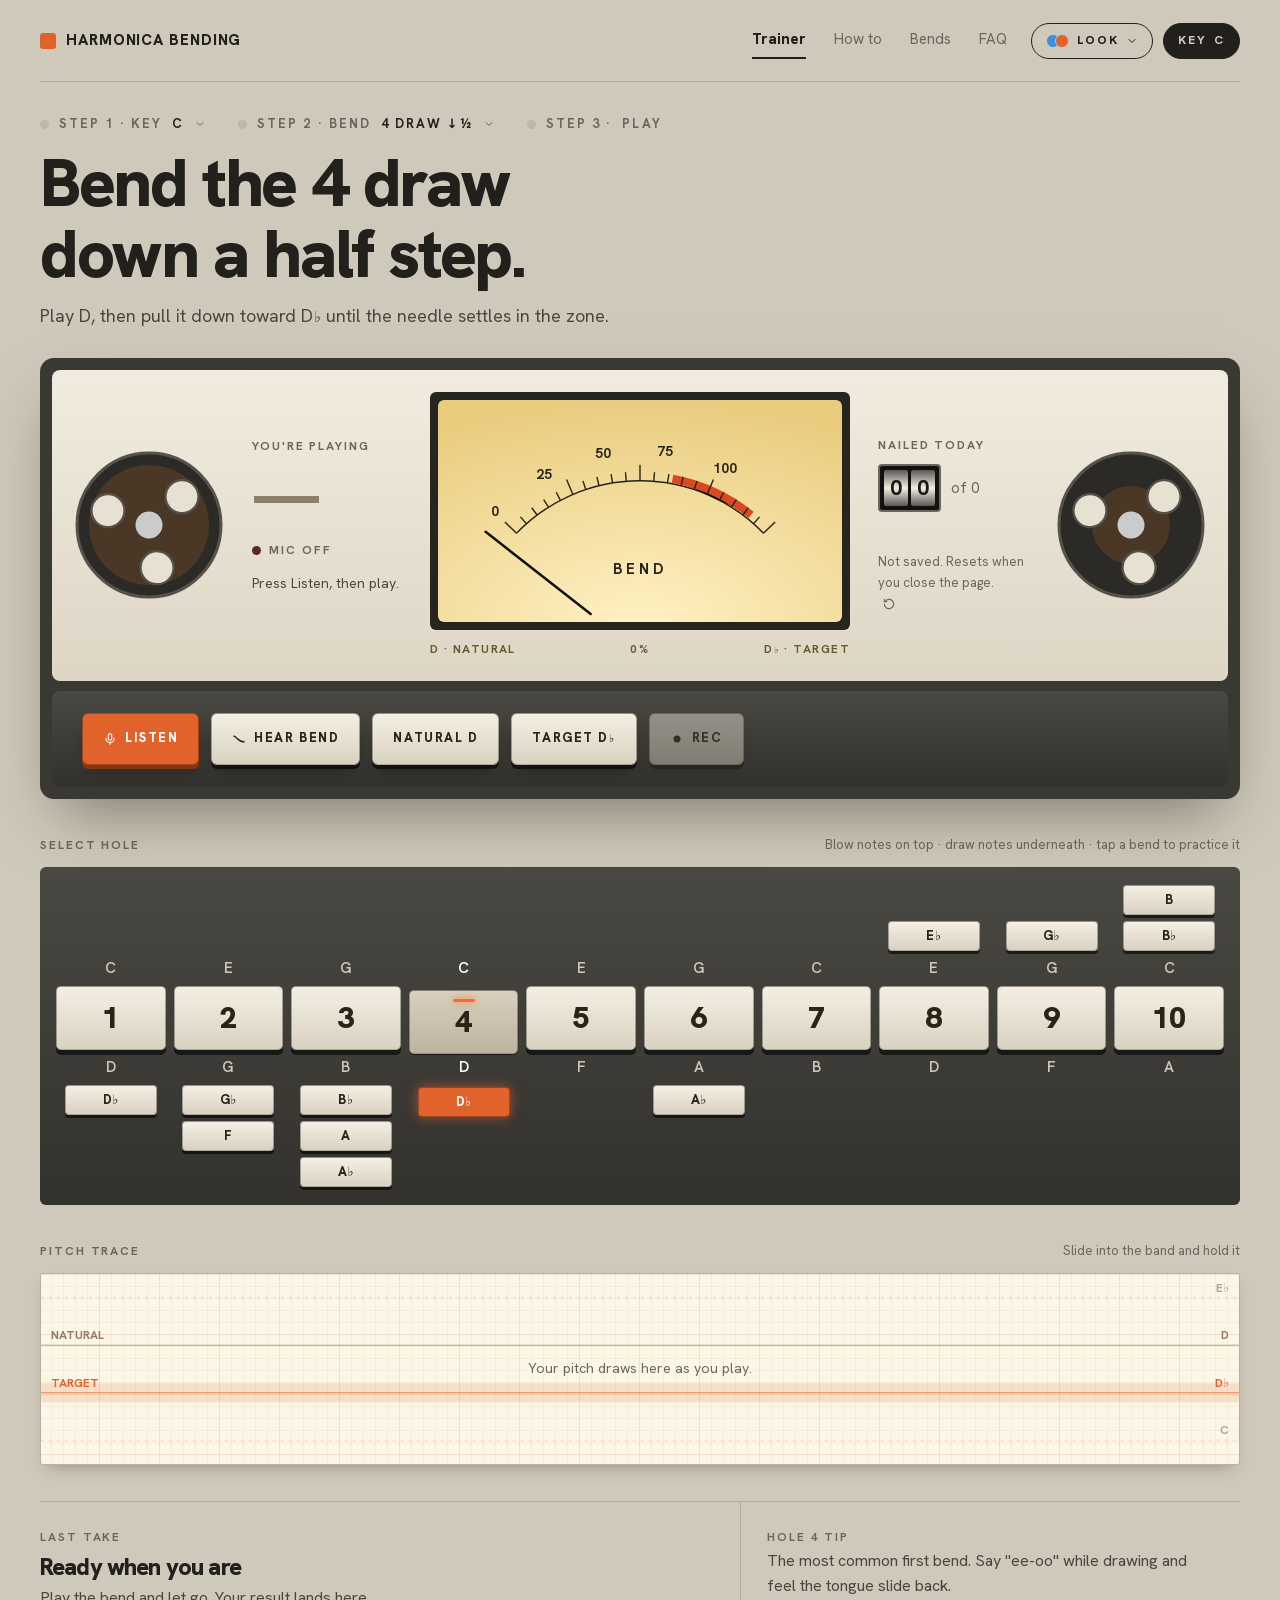
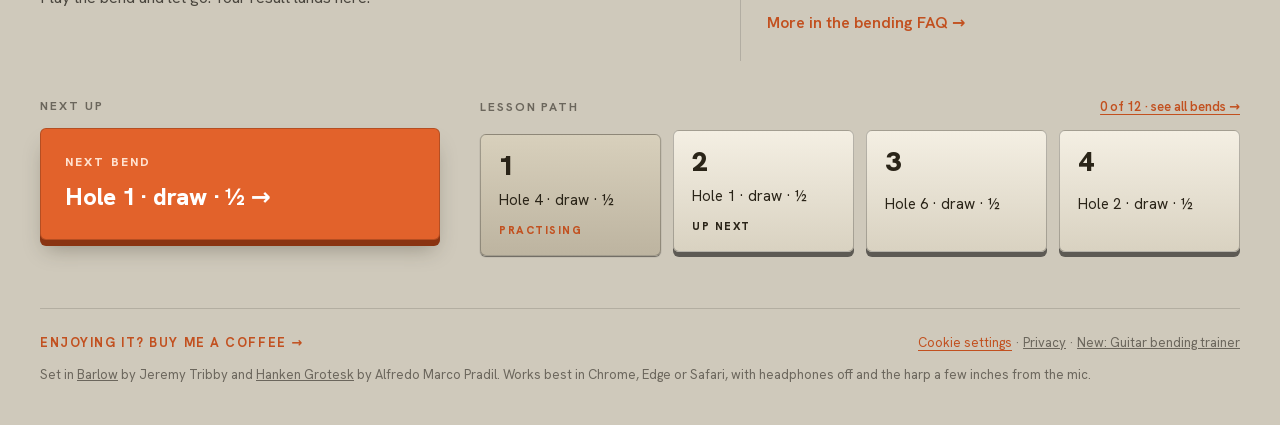
<file: index.html>
<!doctype html>
<html lang="en">
<head>
  <meta charset="utf-8">
  <meta name="viewport" content="width=device-width, initial-scale=1, viewport-fit=cover">
  <!-- Google tag (gtag.js) with Consent Mode v2: analytics stays off in the EEA, UK and
       Switzerland until the visitor allows it (banner in js/consent.js). Ads are never used. -->
  <script>
    window.dataLayer = window.dataLayer || [];
    function gtag(){dataLayer.push(arguments);}
    gtag('consent', 'default', {
      ad_storage: 'denied', ad_user_data: 'denied', ad_personalization: 'denied', analytics_storage: 'denied',
      region: ['AT','BE','BG','HR','CY','CZ','DK','EE','FI','FR','DE','GR','HU','IE','IT','LV','LT','LU','MT','NL',
               'PL','PT','RO','SK','SI','ES','SE','IS','LI','NO','GB','CH']
    });
    gtag('consent', 'default', {
      ad_storage: 'denied', ad_user_data: 'denied', ad_personalization: 'denied', analytics_storage: 'granted'
    });
    try {
      var choice = JSON.parse(localStorage.getItem('hs.consent'));
      if (choice) gtag('consent', 'update', { analytics_storage: choice });
    } catch (e) { /* storage unavailable */ }
    gtag('js', new Date());
    gtag('config', 'G-1V1MS5JSF1');
  </script>
  <script async src="https://www.googletagmanager.com/gtag/js?id=G-1V1MS5JSF1"></script>
  <script src="js/consent.js" defer></script>
  <script src="js/pwa.js" defer></script>
  <title>Harmonica Bending Trainer · Free Online Bend Tuner</title>
  <meta name="description" content="Free online harmonica bending trainer. Pick your key and a bend, play into your mic, and get live pitch feedback and coaching. No download or sign-up.">
  <link rel="canonical" href="https://harmonicabending.com/">
  <meta property="og:type" content="website">
  <meta property="og:site_name" content="Harmonica Bending">
  <meta property="og:title" content="Harmonica Bending Trainer · Free Online Bend Tuner">
  <meta property="og:description" content="Pick your key and a bend, play into your mic, and see exactly how far your note bent, with coaching after every attempt.">
  <meta property="og:url" content="https://harmonicabending.com/">
  <meta name="twitter:card" content="summary">
  <meta name="twitter:title" content="Harmonica Bending Trainer · Free Online Bend Tuner">
  <meta name="twitter:description" content="Pick your key and a bend, play into your mic, and see exactly how far your note bent, with coaching after every attempt.">
  <script type="application/ld+json">
  {
    "@context": "https://schema.org",
    "@graph": [
      {
        "@type": "WebSite",
        "@id": "https://harmonicabending.com/#website",
        "url": "https://harmonicabending.com/",
        "name": "Harmonica Bending",
        "description": "A free online harmonica bending trainer and bending FAQ for the 10-hole diatonic harmonica.",
        "inLanguage": "en"
      },
      {
        "@type": "WebPage",
        "@id": "https://harmonicabending.com/#webpage",
        "url": "https://harmonicabending.com/",
        "name": "Harmonica Bending Trainer · Free Online Bend Tuner",
        "isPartOf": { "@id": "https://harmonicabending.com/#website" },
        "mainEntity": { "@id": "https://harmonicabending.com/#app" },
        "inLanguage": "en"
      },
      {
        "@type": "WebApplication",
        "@id": "https://harmonicabending.com/#app",
        "name": "Harmonica Bending Trainer",
        "url": "https://harmonicabending.com/",
        "description": "A free, browser-based trainer for learning to bend notes on the 10-hole diatonic harmonica. It listens through your microphone, shows how far your note has bent on a needle meter and a live pitch trace, and gives specific coaching after every attempt.",
        "applicationCategory": "MusicApplication",
        "applicationSubCategory": "Music education",
        "operatingSystem": "Any (runs in a web browser)",
        "browserRequirements": "Requires a microphone and a modern browser such as Chrome, Edge or Safari.",
        "isAccessibleForFree": true,
        "offers": { "@type": "Offer", "price": "0", "priceCurrency": "USD" },
        "inLanguage": "en",
        "audience": { "@type": "Audience", "audienceType": "Beginner and intermediate harmonica players" },
        "featureList": [
          "Live pitch detection from your microphone",
          "Bend-depth needle meter and pitch trace with a target band",
          "Coaching feedback after every attempt",
          "All 12 keys plus Low D, Low E, Low F, Low G and High G",
          "Every draw bend and blow bend, plus overblows and overdraws",
          "Reference tones for the natural note, the target note and the slide between them",
          "Record a take and compare it with the target",
          "Two looks: Hi-fi (a '60s amp) and Tape (a '70s reel-to-reel)",
          "No download, no account; audio never leaves your device"
        ],
        "isPartOf": { "@id": "https://harmonicabending.com/#website" }
      }
    ]
  }
  </script>
  <meta name="theme-color" content="#cfc9bb" media="(prefers-color-scheme: light)">
  <meta name="theme-color" content="#0b0c0e" media="(prefers-color-scheme: dark)">
  <link rel="icon" href="favicon.svg" type="image/svg+xml">
  <link rel="manifest" href="manifest.webmanifest">
  <link rel="apple-touch-icon" href="apple-touch-icon.png">
  <meta name="apple-mobile-web-app-title" content="Bend Trainer">
  <meta name="mobile-web-app-capable" content="yes">
  <meta name="apple-mobile-web-app-capable" content="yes">
  <script src="js/look.js"></script>
  <link rel="preload" href="fonts/hanken-grotesk-latin.woff2" as="font" type="font/woff2" crossorigin>
  <link rel="preload" href="fonts/barlow-400-latin.woff2" as="font" type="font/woff2" crossorigin>
  <link rel="stylesheet" href="css/gear.css">
</head>
<body>
  <svg width="0" height="0" style="position:absolute" aria-hidden="true">
    <symbol id="i-mic" viewBox="0 0 24 24"><g fill="none" stroke="currentColor" stroke-width="2" stroke-linecap="round"><rect x="9" y="3" width="6" height="11" rx="3"/><path d="M5 11a7 7 0 0 0 14 0M12 18v3"/></g></symbol>
    <symbol id="i-stop" viewBox="0 0 24 24"><rect x="7" y="7" width="10" height="10" rx="2" fill="currentColor"/></symbol>
    <symbol id="i-play" viewBox="0 0 24 24"><path d="M8 5v14l11-7z" fill="currentColor"/></symbol>
    <symbol id="i-slide" viewBox="0 0 24 24"><path d="M3 7c5 0 7 10 18 10" fill="none" stroke="currentColor" stroke-width="2.4" stroke-linecap="round"/></symbol>
    <symbol id="i-rec" viewBox="0 0 24 24"><circle cx="12" cy="12" r="6" fill="currentColor"/></symbol>
    <symbol id="i-read" viewBox="0 0 24 24"><path d="M5 4h10a4 4 0 0 1 4 4v12H9a4 4 0 0 1-4-4z M5 16a4 4 0 0 1 4-4h10" fill="none" stroke="currentColor" stroke-width="2" stroke-linejoin="round"/></symbol>
    <symbol id="i-reset" viewBox="0 0 24 24"><g fill="none" stroke="currentColor" stroke-width="2" stroke-linecap="round" stroke-linejoin="round"><path d="M4 12a8 8 0 1 0 2.4-5.7"/><path d="M4 4v4h4"/></g></symbol>
    <symbol id="i-chev" viewBox="0 0 24 24"><path d="m6 9 6 6 6-6" fill="none" stroke="currentColor" stroke-width="2" stroke-linecap="round" stroke-linejoin="round"/></symbol>
    <symbol id="i-arrow" viewBox="0 0 24 24"><path d="M5 12h14M13 6l6 6-6 6" fill="none" stroke="currentColor" stroke-width="2.2" stroke-linecap="round" stroke-linejoin="round"/></symbol>
    <symbol id="i-share" viewBox="0 0 24 24"><g fill="none" stroke="currentColor" stroke-width="2" stroke-linecap="round" stroke-linejoin="round"><path d="M12 15V3M8 7l4-4 4 4"/><path d="M6 11H5a1 1 0 0 0-1 1v8a1 1 0 0 0 1 1h14a1 1 0 0 0 1-1v-8a1 1 0 0 0-1-1h-1"/></g></symbol>
  </svg>

  <div class="wrap">
    <header class="hdr">
      <a class="brand" href="index.html"><span class="brand-mark" aria-hidden="true"></span>Harmonica Bending</a>
      <nav class="nav" aria-label="Site">
        <a href="index.html" aria-current="page">Trainer</a>
        <a href="how-to.html">How to</a>
        <a href="index.html#holeMap">Bends</a>
        <a href="faq.html">FAQ</a>
      </nav>
      <div class="hdr-actions">
        <div class="look-pick">
          <button type="button" class="chip-btn look-btn" id="lookBtn" aria-expanded="false" aria-controls="lookPanel" aria-label="Choose a look"><span class="swatch" aria-hidden="true"><i class="hifi"></i><i class="tape"></i></span><span class="look-lbl">Look</span><svg aria-hidden="true"><use href="#i-chev"/></svg></button>
          <div class="look-panel" id="lookPanel" role="dialog" aria-label="Choose a look" hidden>
            <h2>Choose a look</h2>
            <p>Same trainer, different gear. Saved on this device.</p>
            <div class="tiles">
              <button type="button" class="tile" data-look-set="hifi" aria-pressed="false"><span class="prev prev-hifi" aria-hidden="true"></span><b>Hi-fi</b><span>’60s amp. Black glass, blue meter, green lamps.</span></button>
              <button type="button" class="tile" data-look-set="tape" aria-pressed="false"><span class="prev prev-tape" aria-hidden="true"></span><b>Tape</b><span>’70s reel-to-reel. Cream panels, orange keys.</span></button>
            </div>
            <p class="look-note">Starts on Hi-fi in dark mode and Tape in light mode.</p>
            <button type="button" class="gkey primary look-done" data-look-close>Done</button>
          </div>
        </div>
        <button type="button" class="chip-btn solid" id="keyChip" aria-controls="keySheet">Key <span id="keyChipVal">C</span></button>
      </div>
    </header>

    <main>
      <nav class="steps" aria-label="Setup">
        <button type="button" class="step" id="stepKey" aria-expanded="false" aria-controls="keySheet"><span class="lamp" aria-hidden="true"></span>Step 1 · Key <em id="stepKeyVal">C</em><svg class="chev" aria-hidden="true"><use href="#i-chev"/></svg></button>
        <button type="button" class="step" id="stepBend" aria-expanded="false" aria-controls="bendSheet"><span class="lamp" aria-hidden="true"></span>Step 2 · Bend <em id="stepBendVal">4 draw</em><svg class="chev" aria-hidden="true"><use href="#i-chev"/></svg></button>
        <button type="button" class="step" id="stepPlay"><span class="lamp" aria-hidden="true"></span>Step 3 · <span id="stepPlayVal">Play</span></button>
      </nav>

      <!-- Step 1: key picker. Hi-fi shows a rotary selector, Tape a shelf of tape boxes. -->
      <section class="sheet" id="keySheet" aria-label="Pick your harmonica key" hidden>
        <div class="sheet-head">
          <div><span class="cap">Step 1</span><h2 class="display">What key is your harmonica?</h2><p>It's stamped on the top cover, usually near the brand name.</p></div>
          <button type="button" class="gkey primary" data-close><span class="lamp"></span>Done · choose a bend</button>
        </div>
        <div class="key-picker">
          <div class="dial-wrap">
            <div class="knob" id="knob" aria-hidden="true"><span class="knob-ptr"></span></div>
            <div class="keys keys-std" id="keys" role="group" aria-label="Standard keys"></div>
          </div>
          <div class="key-display">
            <span class="cap">Selected key</span>
            <div class="key-big" id="keyBig" aria-hidden="true">C</div>
            <p class="feel" id="feel"></p>
            <span class="cap">Low &amp; high keys</span>
            <div class="keys variants" id="variantKeys" role="group" aria-label="Low and high keys"></div>
          </div>
        </div>
      </section>

      <!-- Step 2: bend picker -->
      <section class="sheet" id="bendSheet" aria-label="Pick a bend" hidden>
        <div class="sheet-head">
          <div><span class="cap">Step 2</span><h2 class="display">Which bend do you want to practice?</h2><p>Tap a bend under a hole. New to bending? Start with the 4 draw half step (the lit one).</p></div>
          <button type="button" class="gkey primary" data-close><span class="lamp"></span>Done</button>
        </div>
        <div class="holes-scroll"><div class="holes" id="sheetHoles"></div></div>
        <div class="sheet-foot">
          <button type="button" class="linkish" id="advToggle">Show overblows &amp; overdraws (advanced)</button>
          <span class="muted small">Blow notes on top · draw notes underneath · bends below draw notes (holes 1–6) and above blow notes (holes 8–10)</span>
        </div>
      </section>

      <section class="intro">
        <h1 class="display" id="headline">Bend the 4 draw down a half step.</h1>
        <p id="subline">Play D, then pull it down toward D♭ until the needle settles in the zone.</p>
      </section>

      <!-- Step 3: the machine -->
      <section class="machine" aria-label="Live pitch">
        <div class="deck">
          <svg class="reel" aria-hidden="true"></svg>
          <div class="readout">
            <span class="cap" id="holeLabel">You're playing</span>
            <div class="note-big" id="noteBig" aria-live="off"><span class="idle">—</span></div>
            <span class="status" id="micStatus" role="status"><span class="dot"></span><span>Mic off</span></span>
            <p class="where" id="where">Press Listen, then play.</p>
          </div>
          <div class="meter-box">
            <div class="bezel"><svg id="meter" aria-hidden="true"></svg><div class="backlight"></div></div>
            <div class="meter-cap"><span id="gNat">D · natural</span><span id="gaugePct">0%</span><span id="gTgt">D♭ · target</span></div>
          </div>
          <div class="stats">
            <span class="cap">Nailed today</span>
            <div class="count"><span class="wheels" id="wheels"></span><span class="of" id="sessionScore">of 0</span></div>
            <div class="nailed-flash" id="nailedFlash">Nailed it</div>
            <div class="pips" id="pips"></div>
            <p class="muted small" style="margin:8px 0 0">Not saved. Resets when you close the page.</p>
            <button type="button" class="icon-btn" id="resetSession" title="Clear today's practice" aria-label="Clear today's practice"><svg><use href="#i-reset"/></svg></button>
          </div>
          <svg class="reel" aria-hidden="true"></svg>
        </div>
        <div class="strip">
          <button class="gkey primary" id="micBtn" type="button"><span class="lamp"></span><svg><use href="#i-mic"/></svg><span class="lbl">Listen</span></button>
          <button class="gkey" id="playSlide" type="button" title="Hear the note slide from natural to target"><span class="lamp"></span><svg><use href="#i-slide"/></svg><span>Hear bend</span></button>
          <button class="gkey" id="playNatural" type="button" title="Hear the unbent note"><span class="lamp"></span><span>Natural</span></button>
          <button class="gkey" id="playTarget" type="button" title="Hear the note you're aiming for"><span class="lamp"></span><span>Target</span></button>
          <button class="gkey" id="recBtn" type="button" disabled title="Record yourself (turn on listening first)"><span class="lamp"></span><svg><use href="#i-rec"/></svg><span>Rec</span></button>
          <div class="take-row" id="takeRow" hidden>
            <span>Your take:</span>
            <button class="linkish" id="playTake" type="button">Play it</button>
            <button class="linkish" id="compareTake" type="button">Target, then your take</button>
          </div>
        </div>
      </section>

      <div class="section-lbl"><span class="cap">Select hole</span><span class="muted small">Blow notes on top · draw notes underneath · tap a bend to practice it</span></div>
      <section class="holes-card" id="holeMap" aria-label="Hole map">
        <div class="holes-scroll"><div class="holes" id="holes"></div></div>
      </section>

      <div class="section-lbl"><span class="cap">Pitch trace</span><span class="muted small">Slide into the band and hold it</span></div>
      <div class="trace-box">
        <canvas id="trace" aria-label="Pitch trace: your pitch over time against the target band"></canvas>
        <div class="trace-empty" id="traceEmpty">Your pitch draws here as you play.</div>
      </div>

      <div class="trio">
        <section class="result" id="result" aria-live="polite">
          <span class="cap">Last take</span>
          <h3 class="display">Ready when you are</h3>
          <p>Play the bend and let go. Your result lands here.</p>
        </section>
        <section class="tip">
          <span class="cap" id="holeTipTitle">Tip</span>
          <p id="holeTip"></p>
          <a href="faq.html">More in the bending FAQ →</a>
        </section>
      </div>

      <div class="next-row">
        <div>
          <div class="section-lbl" style="margin-top:0"><span class="cap">Next up</span></div>
          <button type="button" class="next-btn" id="nextBtn"><small>Next bend</small><span id="nextName">Hole 1 · draw · half step →</span></button>
        </div>
        <div>
          <div class="section-lbl" style="margin-top:0"><span class="cap">Lesson path</span><button type="button" class="linkish small" id="seeAll" aria-controls="bendSheet">See all bends →</button></div>
          <ol class="path" id="path"></ol>
        </div>
      </div>
    </main>

    <footer class="foot">
      <a class="kofi" href="https://ko-fi.com/harpbends" target="_blank" rel="noopener">Enjoying it? Buy me a coffee →</a>
      <p><button type="button" class="linkish" data-cookie-settings>Cookie settings</button> · <a href="privacy.html">Privacy</a> · <a href="guitar-bending.html">New: Guitar bending trainer</a></p>
      <p>Set in <a href="https://github.com/jpt/barlow" target="_blank" rel="noopener">Barlow</a> by Jeremy Tribby and <a href="https://github.com/marcologous/hanken-grotesk" target="_blank" rel="noopener">Hanken Grotesk</a> by Alfredo Marco Pradil. Works best in Chrome, Edge or Safari, with headphones off and the harp a few inches from the mic.</p>
    </footer>
  </div>

  <div class="toast" id="toast" role="alert"></div>
  <script src="js/vendor/gsap.min.js" defer></script>
  <script src="js/vendor/CustomEase.min.js" defer></script>
  <script type="module" src="js/app.js"></script>
</body>
</html>
</file>
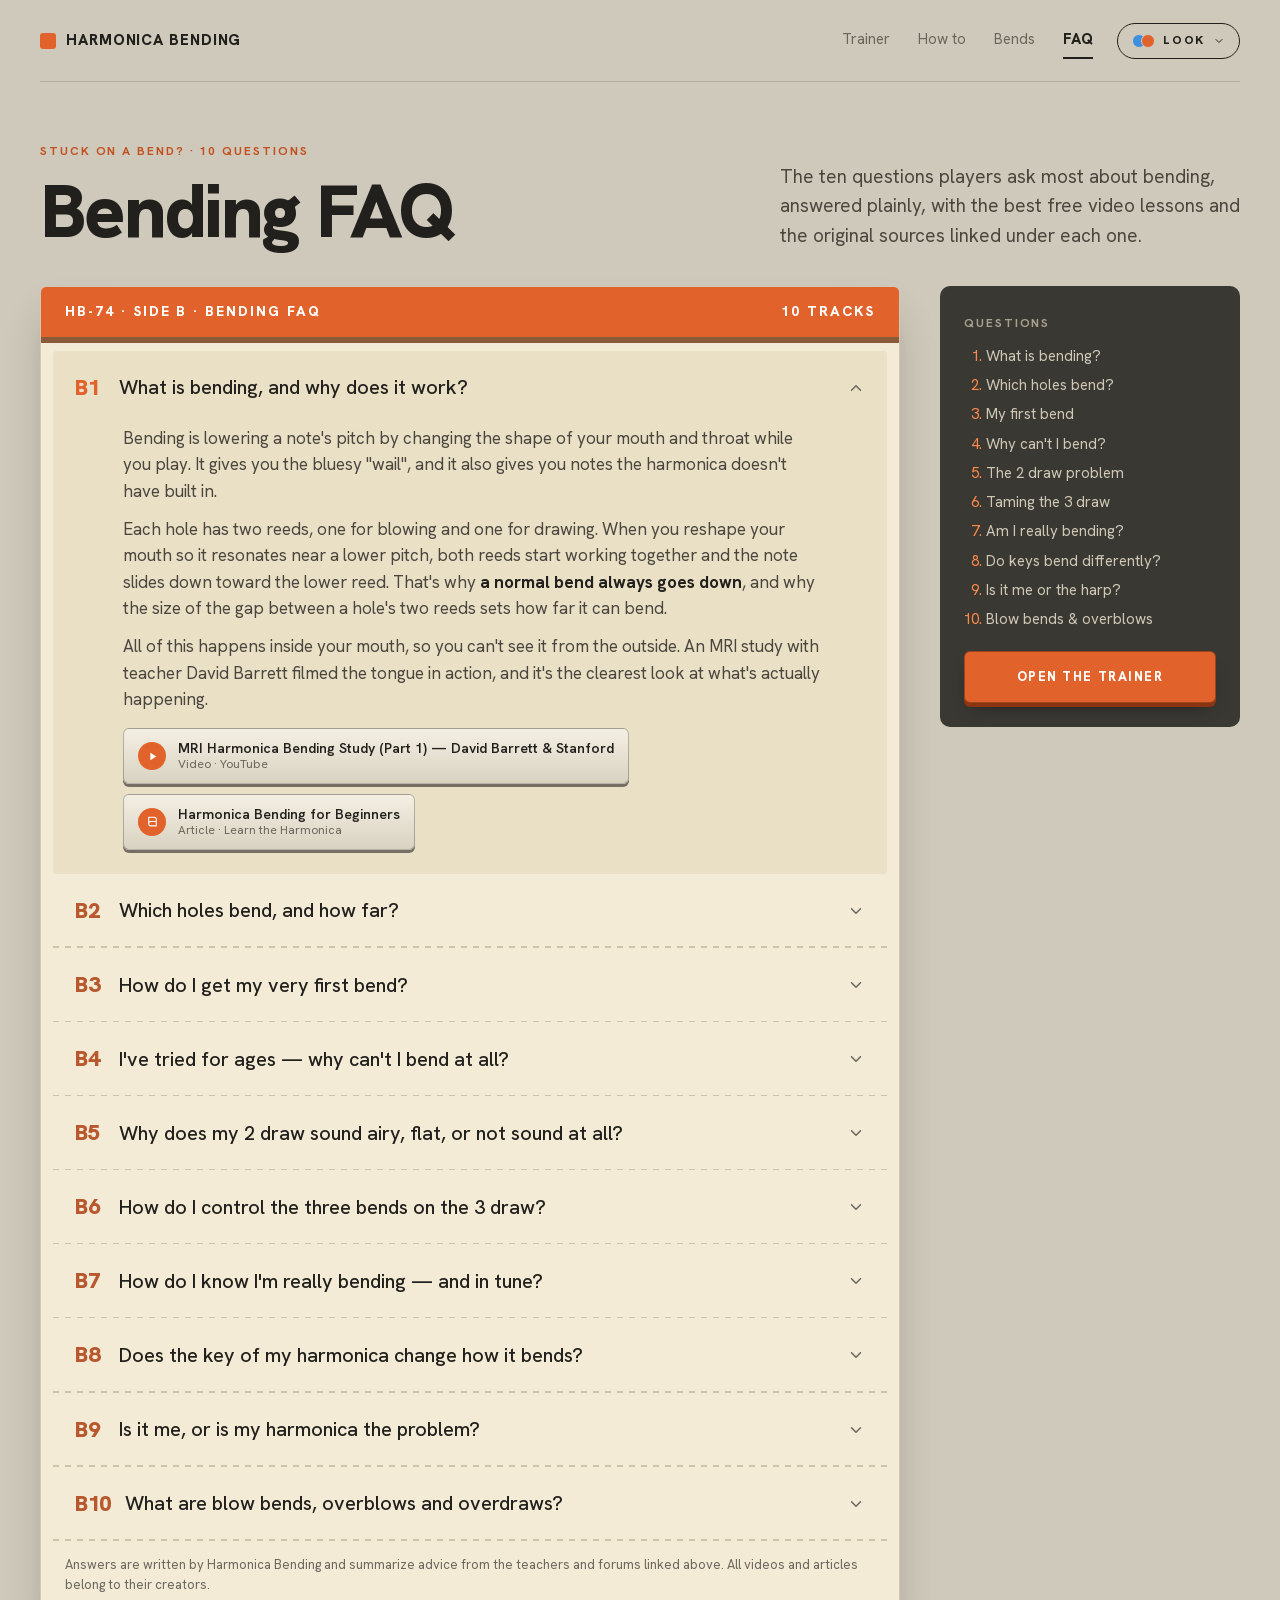
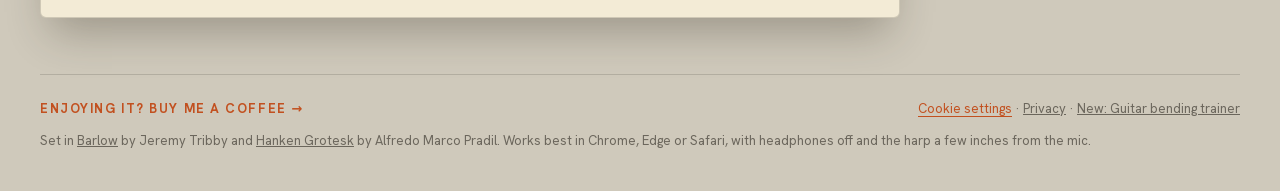
<file: faq.html>
<!doctype html>
<html lang="en">
<head>
  <meta charset="utf-8">
  <meta name="viewport" content="width=device-width, initial-scale=1, viewport-fit=cover">
  <!-- Google tag (gtag.js) with Consent Mode v2: analytics stays off in the EEA, UK and
       Switzerland until the visitor allows it (banner in js/consent.js). Ads are never used. -->
  <script>
    window.dataLayer = window.dataLayer || [];
    function gtag(){dataLayer.push(arguments);}
    gtag('consent', 'default', {
      ad_storage: 'denied', ad_user_data: 'denied', ad_personalization: 'denied', analytics_storage: 'denied',
      region: ['AT','BE','BG','HR','CY','CZ','DK','EE','FI','FR','DE','GR','HU','IE','IT','LV','LT','LU','MT','NL',
               'PL','PT','RO','SK','SI','ES','SE','IS','LI','NO','GB','CH']
    });
    gtag('consent', 'default', {
      ad_storage: 'denied', ad_user_data: 'denied', ad_personalization: 'denied', analytics_storage: 'granted'
    });
    try {
      var choice = JSON.parse(localStorage.getItem('hs.consent'));
      if (choice) gtag('consent', 'update', { analytics_storage: choice });
    } catch (e) { /* storage unavailable */ }
    gtag('js', new Date());
    gtag('config', 'G-1V1MS5JSF1');
  </script>
  <script async src="https://www.googletagmanager.com/gtag/js?id=G-1V1MS5JSF1"></script>
  <script src="js/consent.js" defer></script>
  <script src="js/pwa.js" defer></script>
  <title>Harmonica Bending FAQ · How to Bend Notes on Harmonica</title>
  <meta name="description" content="How to bend notes on harmonica, answered plainly: your first bend, the 2 draw problem, the 3 draw, which holes bend, overblows and more, with free video lessons.">
  <link rel="canonical" href="https://harmonicabending.com/faq">
  <meta property="og:type" content="article">
  <meta property="og:site_name" content="Harmonica Bending">
  <meta property="og:title" content="Harmonica Bending FAQ · How to Bend Notes on Harmonica">
  <meta property="og:description" content="The ten questions players ask most about bending, answered plainly, with the best free video lessons linked under each one.">
  <meta property="og:url" content="https://harmonicabending.com/faq">
  <meta name="twitter:card" content="summary">
  <meta name="twitter:title" content="Harmonica Bending FAQ · How to Bend Notes on Harmonica">
  <meta name="twitter:description" content="The ten questions players ask most about bending, answered plainly, with the best free video lessons linked under each one.">
  <meta name="theme-color" content="#cfc9bb" media="(prefers-color-scheme: light)">
  <meta name="theme-color" content="#0b0c0e" media="(prefers-color-scheme: dark)">
  <link rel="icon" href="favicon.svg" type="image/svg+xml">
  <link rel="manifest" href="manifest.webmanifest">
  <link rel="apple-touch-icon" href="apple-touch-icon.png">
  <meta name="apple-mobile-web-app-title" content="Bend Trainer">
  <meta name="mobile-web-app-capable" content="yes">
  <meta name="apple-mobile-web-app-capable" content="yes">
  <script src="js/look.js"></script>
  <link rel="preload" href="fonts/hanken-grotesk-latin.woff2" as="font" type="font/woff2" crossorigin>
  <link rel="preload" href="fonts/barlow-400-latin.woff2" as="font" type="font/woff2" crossorigin>
  <link rel="stylesheet" href="css/gear.css">
  <script type="application/ld+json">
{
  "@context": "https://schema.org",
  "@graph": [
    {
      "@type": "WebSite",
      "@id": "https://harmonicabending.com/#website",
      "url": "https://harmonicabending.com/",
      "name": "Harmonica Bending",
      "inLanguage": "en"
    },
    {
      "@type": "FAQPage",
      "@id": "https://harmonicabending.com/faq#faq",
      "url": "https://harmonicabending.com/faq",
      "name": "Harmonica Bending FAQ: How to Bend Notes on Harmonica",
      "description": "Plain answers to the ten most common harmonica bending questions, with free video lessons and sources linked under each one.",
      "inLanguage": "en",
      "dateModified": "2026-10-05",
      "isPartOf": {
        "@id": "https://harmonicabending.com/#website"
      },
      "about": {
        "@type": "Thing",
        "name": "Harmonica bending",
        "sameAs": "https://en.wikipedia.org/wiki/Harmonica_techniques"
      },
      "breadcrumb": {
        "@id": "https://harmonicabending.com/faq#breadcrumb"
      },
      "mainEntity": [
        {
          "@type": "Question",
          "@id": "https://harmonicabending.com/faq#what",
          "name": "What is bending, and why does it work?",
          "url": "https://harmonicabending.com/faq#what",
          "acceptedAnswer": {
            "@type": "Answer",
            "text": "Bending is lowering a note's pitch by changing the shape of your mouth and throat while you play. It gives you the bluesy \"wail\", and it also gives you notes the harmonica doesn't have built in.\n\nEach hole has two reeds, one for blowing and one for drawing. When you reshape your mouth so it resonates near a lower pitch, both reeds start working together and the note slides down toward the lower reed. That's why a normal bend always goes down, and why the size of the gap between a hole's two reeds sets how far it can bend.\n\nAll of this happens inside your mouth, so you can't see it from the outside. An MRI study with teacher David Barrett filmed the tongue in action, and it's the clearest look at what's actually happening."
          }
        },
        {
          "@type": "Question",
          "@id": "https://harmonicabending.com/faq#which",
          "name": "Which holes bend, and how far?",
          "url": "https://harmonicabending.com/faq#which",
          "acceptedAnswer": {
            "@type": "Answer",
            "text": "On a standard 10-hole (Richter-tuned) harmonica, the pattern is the same in every key:\n\n- Draw bends, holes 1–6: hole 1 bends a half step, hole 2 a whole step, hole 3 a step and a half, hole 4 a half step, hole 6 a half step. Hole 5 barely moves.\n- Blow bends, holes 8–10: hole 8 a half step, hole 9 a half step, hole 10 a whole step. Hole 7 barely moves.\n\nOn a C harp, for example, the 3 draw (B) can bend down to B♭, A and A♭. On other keys the actual notes move up or down, but the holes and the number of steps stay the same. The trainer's hole map shows the exact notes for whichever key you pick."
          }
        },
        {
          "@type": "Question",
          "@id": "https://harmonicabending.com/faq#first",
          "name": "How do I get my very first bend?",
          "url": "https://harmonicabending.com/faq#first",
          "acceptedAnswer": {
            "@type": "Answer",
            "text": "Most people get their first bend on the 4 draw or the 1 draw.\n\n- Start with a clean single note. Bending a chord or a leaky note is much harder.\n- Keep your lips relaxed and still. Draw gently, then slide your tongue back as if you were saying \"ee\" and then \"oo\". You should hear the note dip and come back.\n- Try it without the harmonica first: a falling whistle uses almost the same tongue movement.\n- Expect it to take days or weeks, not minutes. Almost everyone finds it slower than they expected."
          }
        },
        {
          "@type": "Question",
          "@id": "https://harmonicabending.com/faq#cant",
          "name": "I've tried for ages — why can't I bend at all?",
          "url": "https://harmonicabending.com/faq#cant",
          "acceptedAnswer": {
            "@type": "Answer",
            "text": "Usually it's one of these:\n\n- Pulling harder instead of reshaping. Force can drag the pitch a little, but it tires you out, can damage reeds, and doesn't build the real skill.\n- Mouth too open, or the harp too shallow. You need a small, rounded \"oo\" mouth with a closed-off space behind it. If your lips barely touch the harp, it won't work.\n- Lips doing the work. The lips should only seal. The tongue, jaw and throat do the bending.\n- Tilting the harp. Tilting can help you find your first bend, but it isn't a long-term technique.\n- A very cheap harmonica. Toy-grade harps leak air and make bending much harder (see question 9)."
          }
        },
        {
          "@type": "Question",
          "@id": "https://harmonicabending.com/faq#two",
          "name": "Why does my 2 draw sound airy, flat, or not sound at all?",
          "url": "https://harmonicabending.com/faq#two",
          "acceptedAnswer": {
            "@type": "Answer",
            "text": "This is the most common problem in a player's first years, and the harp usually isn't broken. The normal resting shape of most people's mouths happens to sit close to the pitch of the 2 draw reed, so it half-bends before you've tried to bend anything. The note comes out weak, flat or breathy.\n\n- Play it softer. A gentle draw often sounds clean where a hard one chokes.\n- Keep the tongue low and flat, with the harp deep in your mouth and a relaxed throat.\n- Keep your nose closed. Breathing through it wastes air and makes bending impossible.\n- Low-key harps (like B♭ and below) make this harder, because their bigger reeds respond more slowly."
          }
        },
        {
          "@type": "Question",
          "@id": "https://harmonicabending.com/faq#three",
          "name": "How do I control the three bends on the 3 draw?",
          "url": "https://harmonicabending.com/faq#three",
          "acceptedAnswer": {
            "@type": "Answer",
            "text": "The 3 draw has three bends packed into one hole, so the trick is control, not depth. Many players can drop straight to the bottom but can't stop halfway.\n\n- Learn them one at a time: the half step first, then the whole step, then the step and a half.\n- Different bends use a different tongue position. The 3 draw bends come from raising the middle-to-back of the tongue (you'll feel it near your back molars). The 2 draw needs the hump even further back.\n- Practice in front of a mirror without the harp, then add the harp back.\n- Use a tuner, or the trainer's green target band, to check you're actually landing on the in-between notes."
          }
        },
        {
          "@type": "Question",
          "@id": "https://harmonicabending.com/faq#know",
          "name": "How do I know I'm really bending — and in tune?",
          "url": "https://harmonicabending.com/faq#know",
          "acceptedAnswer": {
            "@type": "Answer",
            "text": "A real bend makes the note's pitch clearly slide. If you're not sure whether it moved, it probably didn't yet. Changes in tone or volume alone don't count.\n\nBeing in tune is the next step. A bend that only gets three-quarters of the way down sounds sour against a band. Practice two skills:\n\n- Slides: start on the natural note and glide down into the bent note.\n- Straight hits: land directly on the bent note with no audible slide.\n\nThe Bend Trainer was built for this. It draws your pitch live against the target and tells you how close you got and how long you held it."
          }
        },
        {
          "@type": "Question",
          "@id": "https://harmonicabending.com/faq#keys",
          "name": "Does the key of my harmonica change how it bends?",
          "url": "https://harmonicabending.com/faq#keys",
          "acceptedAnswer": {
            "@type": "Answer",
            "text": "The holes and bend sizes are the same on every key, but how it feels changes a lot:\n\n- Lower keys (G, A, B♭, and \"low\" harps) have bigger reeds. Bends are deep and loose but respond slowly, so they're easy to overshoot. The 2 draw is noticeably harder on a B♭ than on a C.\n- Higher keys (E, F, F♯) have small, stiff reeds. Bends happen in a tight window and need precise tongue moves.\n- C, D and A sit in the middle, which is why they're the usual keys to learn bending on.\n\nRange matters too. Standard harps in G to B start in a lower octave than harps in C to F♯, so a G harp is lower than a C harp, not higher.\n\nA handy trick from experienced players: if you can bend a certain pitch on one harp, you can find the same pitch on another key and use the same mouth shape."
          }
        },
        {
          "@type": "Question",
          "@id": "https://harmonicabending.com/faq#harp",
          "name": "Is it me, or is my harmonica the problem?",
          "url": "https://harmonicabending.com/faq#harp",
          "acceptedAnswer": {
            "@type": "Answer",
            "text": "Most of the time it's technique, but the harp can make things much harder:\n\n- Very cheap or toy harps leak air and have poorly set reeds. A solid entry-level harp (the kind most teachers recommend) bends far more easily.\n- Reed gaps (how far each reed sits from its slot) affect how a hole bends. A badly gapped reed can feel stuck, or jump straight to the bottom of the bend.\n- Test it: if one hole fails on one harp but the same note bends fine on a different harp, suspect the harp.\n\nReed gapping is a skill you can learn, or a harmonica technician can set a harp up for you."
          }
        },
        {
          "@type": "Question",
          "@id": "https://harmonicabending.com/faq#over",
          "name": "What are blow bends, overblows and overdraws?",
          "url": "https://harmonicabending.com/faq#over",
          "acceptedAnswer": {
            "@type": "Answer",
            "text": "- Blow bends (holes 8–10) work like draw bends, but while blowing. They need a narrower, more focused airstream. Learn them after your draw bends feel solid.\n- Overblows (holes 1, 4, 5, 6) and overdraws (holes 7, 9, 10) raise the pitch. The opposite reed pops in and plays a note just above the normal one, filling the last gaps in the scale.\n\nOverblows are an advanced technique. Most players start with the 6 overblow, and a well-gapped harp helps a lot. The trainer includes them under \"Show overblows & overdraws\"."
          }
        }
      ]
    },
    {
      "@type": "BreadcrumbList",
      "@id": "https://harmonicabending.com/faq#breadcrumb",
      "itemListElement": [
        {
          "@type": "ListItem",
          "position": 1,
          "name": "Harmonica Bending Trainer",
          "item": "https://harmonicabending.com/"
        },
        {
          "@type": "ListItem",
          "position": 2,
          "name": "Bending FAQ",
          "item": "https://harmonicabending.com/faq"
        }
      ]
    }
  ]
}
  </script>
</head>
<body>
  <svg width="0" height="0" style="position:absolute" aria-hidden="true">
    <symbol id="i-mic" viewBox="0 0 24 24"><g fill="none" stroke="currentColor" stroke-width="2" stroke-linecap="round"><rect x="9" y="3" width="6" height="11" rx="3"/><path d="M5 11a7 7 0 0 0 14 0M12 18v3"/></g></symbol>
    <symbol id="i-stop" viewBox="0 0 24 24"><rect x="7" y="7" width="10" height="10" rx="2" fill="currentColor"/></symbol>
    <symbol id="i-play" viewBox="0 0 24 24"><path d="M8 5v14l11-7z" fill="currentColor"/></symbol>
    <symbol id="i-slide" viewBox="0 0 24 24"><path d="M3 7c5 0 7 10 18 10" fill="none" stroke="currentColor" stroke-width="2.4" stroke-linecap="round"/></symbol>
    <symbol id="i-rec" viewBox="0 0 24 24"><circle cx="12" cy="12" r="6" fill="currentColor"/></symbol>
    <symbol id="i-read" viewBox="0 0 24 24"><path d="M5 4h10a4 4 0 0 1 4 4v12H9a4 4 0 0 1-4-4z M5 16a4 4 0 0 1 4-4h10" fill="none" stroke="currentColor" stroke-width="2" stroke-linejoin="round"/></symbol>
    <symbol id="i-reset" viewBox="0 0 24 24"><g fill="none" stroke="currentColor" stroke-width="2" stroke-linecap="round" stroke-linejoin="round"><path d="M4 12a8 8 0 1 0 2.4-5.7"/><path d="M4 4v4h4"/></g></symbol>
    <symbol id="i-chev" viewBox="0 0 24 24"><path d="m6 9 6 6 6-6" fill="none" stroke="currentColor" stroke-width="2" stroke-linecap="round" stroke-linejoin="round"/></symbol>
    <symbol id="i-arrow" viewBox="0 0 24 24"><path d="M5 12h14M13 6l6 6-6 6" fill="none" stroke="currentColor" stroke-width="2.2" stroke-linecap="round" stroke-linejoin="round"/></symbol>
    <symbol id="i-share" viewBox="0 0 24 24"><g fill="none" stroke="currentColor" stroke-width="2" stroke-linecap="round" stroke-linejoin="round"><path d="M12 15V3M8 7l4-4 4 4"/><path d="M6 11H5a1 1 0 0 0-1 1v8a1 1 0 0 0 1 1h14a1 1 0 0 0 1-1v-8a1 1 0 0 0-1-1h-1"/></g></symbol>
  </svg>

  <div class="wrap">
    <header class="hdr">
      <a class="brand" href="index.html"><span class="brand-mark" aria-hidden="true"></span>Harmonica Bending</a>
      <nav class="nav" aria-label="Site">
        <a href="index.html">Trainer</a>
        <a href="how-to.html">How to</a>
        <a href="index.html#holeMap">Bends</a>
        <a href="faq.html" aria-current="page">FAQ</a>
      </nav>
      <div class="hdr-actions">
        <div class="look-pick">
          <button type="button" class="chip-btn look-btn" id="lookBtn" aria-expanded="false" aria-controls="lookPanel" aria-label="Choose a look"><span class="swatch" aria-hidden="true"><i class="hifi"></i><i class="tape"></i></span><span class="look-lbl">Look</span><svg aria-hidden="true"><use href="#i-chev"/></svg></button>
          <div class="look-panel" id="lookPanel" role="dialog" aria-label="Choose a look" hidden>
            <h2>Choose a look</h2>
            <p>Same trainer, different gear. Saved on this device.</p>
            <div class="tiles">
              <button type="button" class="tile" data-look-set="hifi" aria-pressed="false"><span class="prev prev-hifi" aria-hidden="true"></span><b>Hi-fi</b><span>’60s amp. Black glass, blue meter, green lamps.</span></button>
              <button type="button" class="tile" data-look-set="tape" aria-pressed="false"><span class="prev prev-tape" aria-hidden="true"></span><b>Tape</b><span>’70s reel-to-reel. Cream panels, orange keys.</span></button>
            </div>
            <p class="look-note">Starts on Hi-fi in dark mode and Tape in light mode.</p>
            <button type="button" class="gkey primary look-done" data-look-close>Done</button>
          </div>
        </div>
      </div>
    </header>

    <main>
      <section class="page-intro">
        <div>
          <span class="cap">Stuck on a bend? · 10 questions</span>
          <h1 class="display">Bending FAQ</h1>
        </div>
        <p>The ten questions players ask most about bending, answered plainly, with the best free video lessons and the original sources linked under each one.</p>
      </section>

      <div class="faq-layout">
        <div class="faq-list">
          <div class="faq-head"><span>HB-74 · Side B · Bending FAQ</span><span>10 tracks</span></div>
                <details class="qa" id="what" name="faq" open>
          <summary><span class="qn">1</span>What is bending, and why does it work?<svg class="chev"><use href="#i-chev"/></svg></summary>
          <div class="answer">
            <p>Bending is lowering a note's pitch by changing the shape of your mouth and throat while you play. It gives you the bluesy "wail", and it also gives you notes the harmonica doesn't have built in.</p>
            <p>Each hole has two reeds, one for blowing and one for drawing. When you reshape your mouth so it resonates near a lower pitch, both reeds start working together and the note slides down toward the lower reed. That's why <strong>a normal bend always goes down</strong>, and why the size of the gap between a hole's two reeds sets how far it can bend.</p>
            <p>All of this happens inside your mouth, so you can't see it from the outside. An MRI study with teacher David Barrett filmed the tongue in action, and it's the clearest look at what's actually happening.</p>
            <div class="resources">
              <a class="res" href="https://www.youtube.com/watch?v=I5ZjNUWnhgk" target="_blank" rel="noopener"><span class="res-icon video"><svg><use href="#i-play"/></svg></span><span class="res-text"><b>MRI Harmonica Bending Study (Part 1) — David Barrett &amp; Stanford</b><span>Video · YouTube</span></span></a>
              <a class="res" href="https://www.learntheharmonica.com/post/harmonica-bending-for-beginners" target="_blank" rel="noopener"><span class="res-icon read"><svg><use href="#i-read"/></svg></span><span class="res-text"><b>Harmonica Bending for Beginners</b><span>Article · Learn the Harmonica</span></span></a>
            </div>
          </div>
        </details>
        <details class="qa" id="which" name="faq">
          <summary><span class="qn">2</span>Which holes bend, and how far?<svg class="chev"><use href="#i-chev"/></svg></summary>
          <div class="answer">
            <p>On a standard 10-hole (Richter-tuned) harmonica, the pattern is the same in every key:</p>
            <ul>
              <li><strong>Draw bends, holes 1–6:</strong> hole 1 bends a half step, hole 2 a whole step, hole 3 a step and a half, hole 4 a half step, hole 6 a half step. Hole 5 barely moves.</li>
              <li><strong>Blow bends, holes 8–10:</strong> hole 8 a half step, hole 9 a half step, hole 10 a whole step. Hole 7 barely moves.</li>
            </ul>
            <p>On a C harp, for example, the 3 draw (B) can bend down to B♭, A and A♭. On other keys the actual notes move up or down, but the holes and the number of steps stay the same. The trainer's hole map shows the exact notes for whichever key you pick.</p>
            <div class="resources">
              <a class="res" href="index.html"><span class="res-icon read"><svg><use href="#i-read"/></svg></span><span class="res-text"><b>Open the hole map in the Bend Trainer</b><span>Every bend, in all keys</span></span></a>
              <a class="res" href="https://www.learntheharmonica.com/post/harmonica-note-chart-all-keys" target="_blank" rel="noopener"><span class="res-icon read"><svg><use href="#i-read"/></svg></span><span class="res-text"><b>Note Layout for All Keys of Harmonica (free chart)</b><span>Chart · Learn the Harmonica</span></span></a>
            </div>
          </div>
        </details>
        <details class="qa" id="first" name="faq">
          <summary><span class="qn">3</span>How do I get my very first bend?<svg class="chev"><use href="#i-chev"/></svg></summary>
          <div class="answer">
            <p>Most people get their first bend on the <strong>4 draw</strong> or the <strong>1 draw</strong>.</p>
            <ul>
              <li>Start with a clean single note. Bending a chord or a leaky note is much harder.</li>
              <li>Keep your lips relaxed and still. Draw gently, then slide your tongue back as if you were saying "ee" and then "oo". You should hear the note dip and come back.</li>
              <li>Try it without the harmonica first: a falling whistle uses almost the same tongue movement.</li>
              <li>Expect it to take days or weeks, not minutes. Almost everyone finds it slower than they expected.</li>
            </ul>
            <div class="resources">
              <a class="res" href="https://www.youtube.com/watch?v=67ZbI4S-hTQ" target="_blank" rel="noopener"><span class="res-icon video"><svg><use href="#i-play"/></svg></span><span class="res-text"><b>3 EASY Steps to Bending on Harmonica</b><span>Video · LearnTheHarmonica.com</span></span></a>
              <a class="res" href="https://www.youtube.com/watch?v=cbiOtr_pNyk" target="_blank" rel="noopener"><span class="res-icon video"><svg><use href="#i-play"/></svg></span><span class="res-text"><b>8 Tips For Bending On Harmonica</b><span>Video · Tomlin Leckie</span></span></a>
            </div>
          </div>
        </details>
        <details class="qa" id="cant" name="faq">
          <summary><span class="qn">4</span>I've tried for ages — why can't I bend at all?<svg class="chev"><use href="#i-chev"/></svg></summary>
          <div class="answer">
            <p>Usually it's one of these:</p>
            <ul>
              <li><strong>Pulling harder instead of reshaping.</strong> Force can drag the pitch a little, but it tires you out, can damage reeds, and doesn't build the real skill.</li>
              <li><strong>Mouth too open, or the harp too shallow.</strong> You need a small, rounded "oo" mouth with a closed-off space behind it. If your lips barely touch the harp, it won't work.</li>
              <li><strong>Lips doing the work.</strong> The lips should only seal. The tongue, jaw and throat do the bending.</li>
              <li><strong>Tilting the harp.</strong> Tilting can help you find your first bend, but it isn't a long-term technique.</li>
              <li><strong>A very cheap harmonica.</strong> Toy-grade harps leak air and make bending much harder (see question 9).</li>
            </ul>
            <div class="resources">
              <a class="res" href="https://www.learntheharmonica.com/post/top-5-bending-mistakes-on-harmonica" target="_blank" rel="noopener"><span class="res-icon read"><svg><use href="#i-read"/></svg></span><span class="res-text"><b>Top 5 Bending Mistakes on Harmonica</b><span>Article · Learn the Harmonica</span></span></a>
              <a class="res" href="https://www.youtube.com/watch?v=sfO8AucmXLM" target="_blank" rel="noopener"><span class="res-icon video"><svg><use href="#i-play"/></svg></span><span class="res-text"><b>Are YOU making these MISTAKES with bends?</b><span>Video · YouTube</span></span></a>
            </div>
          </div>
        </details>
        <details class="qa" id="two" name="faq">
          <summary><span class="qn">5</span>Why does my 2 draw sound airy, flat, or not sound at all?<svg class="chev"><use href="#i-chev"/></svg></summary>
          <div class="answer">
            <p>This is the most common problem in a player's first years, and the harp usually isn't broken. The normal resting shape of most people's mouths happens to sit close to the pitch of the 2 draw reed, so it half-bends before you've tried to bend anything. The note comes out weak, flat or breathy.</p>
            <ul>
              <li><strong>Play it softer.</strong> A gentle draw often sounds clean where a hard one chokes.</li>
              <li>Keep the tongue low and flat, with the harp deep in your mouth and a relaxed throat.</li>
              <li>Keep your nose closed. Breathing through it wastes air and makes bending impossible.</li>
              <li>Low-key harps (like B♭ and below) make this harder, because their bigger reeds respond more slowly.</li>
            </ul>
            <div class="resources">
              <a class="res" href="https://www.youtube.com/watch?v=QTzyM-mq7Qc" target="_blank" rel="noopener"><span class="res-icon video"><svg><use href="#i-play"/></svg></span><span class="res-text"><b>Harmonica 2 hole draw problem (How to play a clean 2 hole draw)</b><span>Video · Tomlin Leckie</span></span></a>
              <a class="res" href="https://www.bluesharmonica.com/whats_deal_2_draw" target="_blank" rel="noopener"><span class="res-icon read"><svg><use href="#i-read"/></svg></span><span class="res-text"><b>"What's the deal with the 2 draw?" — David Barrett answers</b><span>Forum · BluesHarmonica.com</span></span></a>
              <a class="res" href="https://www.bluesharmonica.com/faq" target="_blank" rel="noopener"><span class="res-icon video"><svg><use href="#i-play"/></svg></span><span class="res-text"><b>BluesHarmonica.com FAQ videos (2 draw &amp; high notes)</b><span>Video · BluesHarmonica.com</span></span></a>
            </div>
          </div>
        </details>
        <details class="qa" id="three" name="faq">
          <summary><span class="qn">6</span>How do I control the three bends on the 3 draw?<svg class="chev"><use href="#i-chev"/></svg></summary>
          <div class="answer">
            <p>The 3 draw has three bends packed into one hole, so the trick is <strong>control, not depth</strong>. Many players can drop straight to the bottom but can't stop halfway.</p>
            <ul>
              <li>Learn them one at a time: the half step first, then the whole step, then the step and a half.</li>
              <li>Different bends use a different tongue position. The 3 draw bends come from raising the middle-to-back of the tongue (you'll feel it near your back molars). The 2 draw needs the hump even further back.</li>
              <li>Practice in front of a mirror without the harp, then add the harp back.</li>
              <li>Use a tuner, or the trainer's green target band, to check you're actually landing on the in-between notes.</li>
            </ul>
            <div class="resources">
              <a class="res" href="https://www.youtube.com/watch?v=og8cnKY75Ts" target="_blank" rel="noopener"><span class="res-icon video"><svg><use href="#i-play"/></svg></span><span class="res-text"><b>Mastering Bending | 3 Hole Draw</b><span>Video · Konstantin Reinfeld</span></span></a>
              <a class="res" href="https://www.youtube.com/watch?v=NN5TU206UP4" target="_blank" rel="noopener"><span class="res-icon video"><svg><use href="#i-play"/></svg></span><span class="res-text"><b>How to master hole 3 bend a whole tone step</b><span>Video · Filip Jers Music</span></span></a>
              <a class="res" href="https://bluesharmonica.com/2_and_3_hole_bends" target="_blank" rel="noopener"><span class="res-icon read"><svg><use href="#i-read"/></svg></span><span class="res-text"><b>2 and 3 hole bends — tongue placement explained</b><span>Forum · BluesHarmonica.com</span></span></a>
            </div>
          </div>
        </details>
        <details class="qa" id="know" name="faq">
          <summary><span class="qn">7</span>How do I know I'm really bending — and in tune?<svg class="chev"><use href="#i-chev"/></svg></summary>
          <div class="answer">
            <p>A real bend makes the note's pitch clearly slide. If you're not sure whether it moved, it probably didn't yet. Changes in tone or volume alone don't count.</p>
            <p>Being in tune is the next step. A bend that only gets three-quarters of the way down sounds sour against a band. Practice two skills:</p>
            <ul>
              <li><strong>Slides:</strong> start on the natural note and glide down into the bent note.</li>
              <li><strong>Straight hits:</strong> land directly on the bent note with no audible slide.</li>
            </ul>
            <p>The <a href="index.html">Bend Trainer</a> was built for this. It draws your pitch live against the target and tells you how close you got and how long you held it.</p>
            <div class="resources">
              <a class="res" href="https://www.youtube.com/watch?v=CtQJVeVrCl4" target="_blank" rel="noopener"><span class="res-icon video"><svg><use href="#i-play"/></svg></span><span class="res-text"><b>How to hit your blues harmonica bends straight on</b><span>Video · Tomlin Leckie</span></span></a>
              <a class="res" href="index.html"><span class="res-icon read"><svg><use href="#i-read"/></svg></span><span class="res-text"><b>Check your bends live in the Bend Trainer</b><span>Uses your microphone</span></span></a>
            </div>
          </div>
        </details>
        <details class="qa" id="keys" name="faq">
          <summary><span class="qn">8</span>Does the key of my harmonica change how it bends?<svg class="chev"><use href="#i-chev"/></svg></summary>
          <div class="answer">
            <p>The holes and bend sizes are the same on every key, but <strong>how it feels changes a lot</strong>:</p>
            <ul>
              <li><strong>Lower keys</strong> (G, A, B♭, and "low" harps) have bigger reeds. Bends are deep and loose but respond slowly, so they're easy to overshoot. The 2 draw is noticeably harder on a B♭ than on a C.</li>
              <li><strong>Higher keys</strong> (E, F, F♯) have small, stiff reeds. Bends happen in a tight window and need precise tongue moves.</li>
              <li><strong>C, D and A</strong> sit in the middle, which is why they're the usual keys to learn bending on.</li>
            </ul>
            <p>Range matters too. Standard harps in G to B start in a lower octave than harps in C to F♯, so a G harp is lower than a C harp, not higher.</p>
            <p>A handy trick from experienced players: if you can bend a certain pitch on one harp, you can find the same pitch on another key and use the same mouth shape.</p>
            <div class="resources">
              <a class="res" href="https://www.youtube.com/watch?v=7IGpaUlwu8I" target="_blank" rel="noopener"><span class="res-icon video"><svg><use href="#i-play"/></svg></span><span class="res-text"><b>Low vs Regular Harmonicas: Everything You Need To Know</b><span>Video · YouTube</span></span></a>
              <a class="res" href="https://www.bluesharmonica.com/octave_range" target="_blank" rel="noopener"><span class="res-icon read"><svg><use href="#i-read"/></svg></span><span class="res-text"><b>Octave range of harmonica keys — Winslow Yerxa</b><span>Forum · BluesHarmonica.com</span></span></a>
              <a class="res" href="https://www.bluesharmonica.com/holes_do_not_bend" target="_blank" rel="noopener"><span class="res-icon read"><svg><use href="#i-read"/></svg></span><span class="res-text"><b>Holes that do not bend — the same-pitch trick</b><span>Forum · BluesHarmonica.com</span></span></a>
            </div>
          </div>
        </details>
        <details class="qa" id="harp" name="faq">
          <summary><span class="qn">9</span>Is it me, or is my harmonica the problem?<svg class="chev"><use href="#i-chev"/></svg></summary>
          <div class="answer">
            <p>Most of the time it's technique, but the harp can make things much harder:</p>
            <ul>
              <li><strong>Very cheap or toy harps</strong> leak air and have poorly set reeds. A solid entry-level harp (the kind most teachers recommend) bends far more easily.</li>
              <li><strong>Reed gaps</strong> (how far each reed sits from its slot) affect how a hole bends. A badly gapped reed can feel stuck, or jump straight to the bottom of the bend.</li>
              <li><strong>Test it:</strong> if one hole fails on one harp but the same note bends fine on a different harp, suspect the harp.</li>
            </ul>
            <p>Reed gapping is a skill you can learn, or a harmonica technician can set a harp up for you.</p>
            <div class="resources">
              <a class="res" href="https://www.youtube.com/watch?v=hWo0MEljFPA" target="_blank" rel="noopener"><span class="res-icon video"><svg><use href="#i-play"/></svg></span><span class="res-text"><b>Is my harmonica broken? Can it be fixed?</b><span>Video · Li'l Chuck The One Man Skiffle Machine</span></span></a>
              <a class="res" href="https://forum.harmonica.com/t/clean-2-hole-draw-not-bent/8710" target="_blank" rel="noopener"><span class="res-icon read"><svg><use href="#i-read"/></svg></span><span class="res-text"><b>Clean 2 hole draw — reed or technique?</b><span>Forum · Harmonica.com</span></span></a>
            </div>
          </div>
        </details>
        <details class="qa" id="over" name="faq">
          <summary><span class="qn">10</span>What are blow bends, overblows and overdraws?<svg class="chev"><use href="#i-chev"/></svg></summary>
          <div class="answer">
            <ul>
              <li><strong>Blow bends</strong> (holes 8–10) work like draw bends, but while blowing. They need a narrower, more focused airstream. Learn them after your draw bends feel solid.</li>
              <li><strong>Overblows</strong> (holes 1, 4, 5, 6) and <strong>overdraws</strong> (holes 7, 9, 10) <em>raise</em> the pitch. The opposite reed pops in and plays a note just above the normal one, filling the last gaps in the scale.</li>
            </ul>
            <p>Overblows are an advanced technique. Most players start with the 6 overblow, and a well-gapped harp helps a lot. The trainer includes them under "Show overblows &amp; overdraws".</p>
            <div class="resources">
              <a class="res" href="https://www.youtube.com/watch?v=PyQrPxJ0u_8" target="_blank" rel="noopener"><span class="res-icon video"><svg><use href="#i-play"/></svg></span><span class="res-text"><b>Harmonica Blues Lesson 31 — How To Overblow 6</b><span>Video · zenmusicuk</span></span></a>
              <a class="res" href="https://en.wikipedia.org/wiki/Harmonica_techniques" target="_blank" rel="noopener"><span class="res-icon read"><svg><use href="#i-read"/></svg></span><span class="res-text"><b>Harmonica techniques — bending &amp; overbending</b><span>Reference · Wikipedia</span></span></a>
            </div>
          </div>
        </details>
          <p class="faq-note">Answers are written by Harmonica Bending and summarize advice from the teachers and forums linked above. All videos and articles belong to their creators.</p>
        </div>
        <aside class="toc" aria-label="Questions">
          <span class="cap">Questions</span>
          <ol>
          <li><a href="#what">What is bending?</a></li>
          <li><a href="#which">Which holes bend?</a></li>
          <li><a href="#first">My first bend</a></li>
          <li><a href="#cant">Why can't I bend?</a></li>
          <li><a href="#two">The 2 draw problem</a></li>
          <li><a href="#three">Taming the 3 draw</a></li>
          <li><a href="#know">Am I really bending?</a></li>
          <li><a href="#keys">Do keys bend differently?</a></li>
          <li><a href="#harp">Is it me or the harp?</a></li>
          <li><a href="#over">Blow bends &amp; overblows</a></li>
        </ol>
          <a class="gkey primary" href="index.html"><span class="lamp"></span>Open the trainer</a>
        </aside>
      </div>
    </main>

    <footer class="foot">
      <a class="kofi" href="https://ko-fi.com/harpbends" target="_blank" rel="noopener">Enjoying it? Buy me a coffee →</a>
      <p><button type="button" class="linkish" data-cookie-settings>Cookie settings</button> · <a href="privacy.html">Privacy</a> · <a href="guitar-bending.html">New: Guitar bending trainer</a></p>
      <p>Set in <a href="https://github.com/jpt/barlow" target="_blank" rel="noopener">Barlow</a> by Jeremy Tribby and <a href="https://github.com/marcologous/hanken-grotesk" target="_blank" rel="noopener">Hanken Grotesk</a> by Alfredo Marco Pradil. Works best in Chrome, Edge or Safari, with headphones off and the harp a few inches from the mic.</p>
    </footer>
  </div>
  <script src="js/vendor/gsap.min.js" defer></script>
  <script src="js/vendor/ScrollTrigger.min.js" defer></script>
  <script type="module">
    import { staticMeters, reveals, drawers, powerOn } from './js/gear.js';
    staticMeters(); reveals(); drawers(); powerOn();
  </script>
  <script>
    // Open the matching answer when a question is linked or clicked in the sidebar
    function openFromHash() {
      const el = location.hash && document.querySelector(location.hash);
      if (el && el.tagName === 'DETAILS') { el.open = true; el.scrollIntoView({ behavior: 'smooth', block: 'start' }); }
    }
    window.addEventListener('hashchange', openFromHash);
    openFromHash();

    // Only one answer open at a time. name="faq" does this natively in current browsers;
    // this covers older ones.
    document.querySelectorAll('details.qa').forEach((d) => d.addEventListener('toggle', () => {
      if (d.open) document.querySelectorAll('details.qa[open]').forEach((o) => { if (o !== d) o.open = false; });
    }));
  </script>
</body>
</html>
</file>
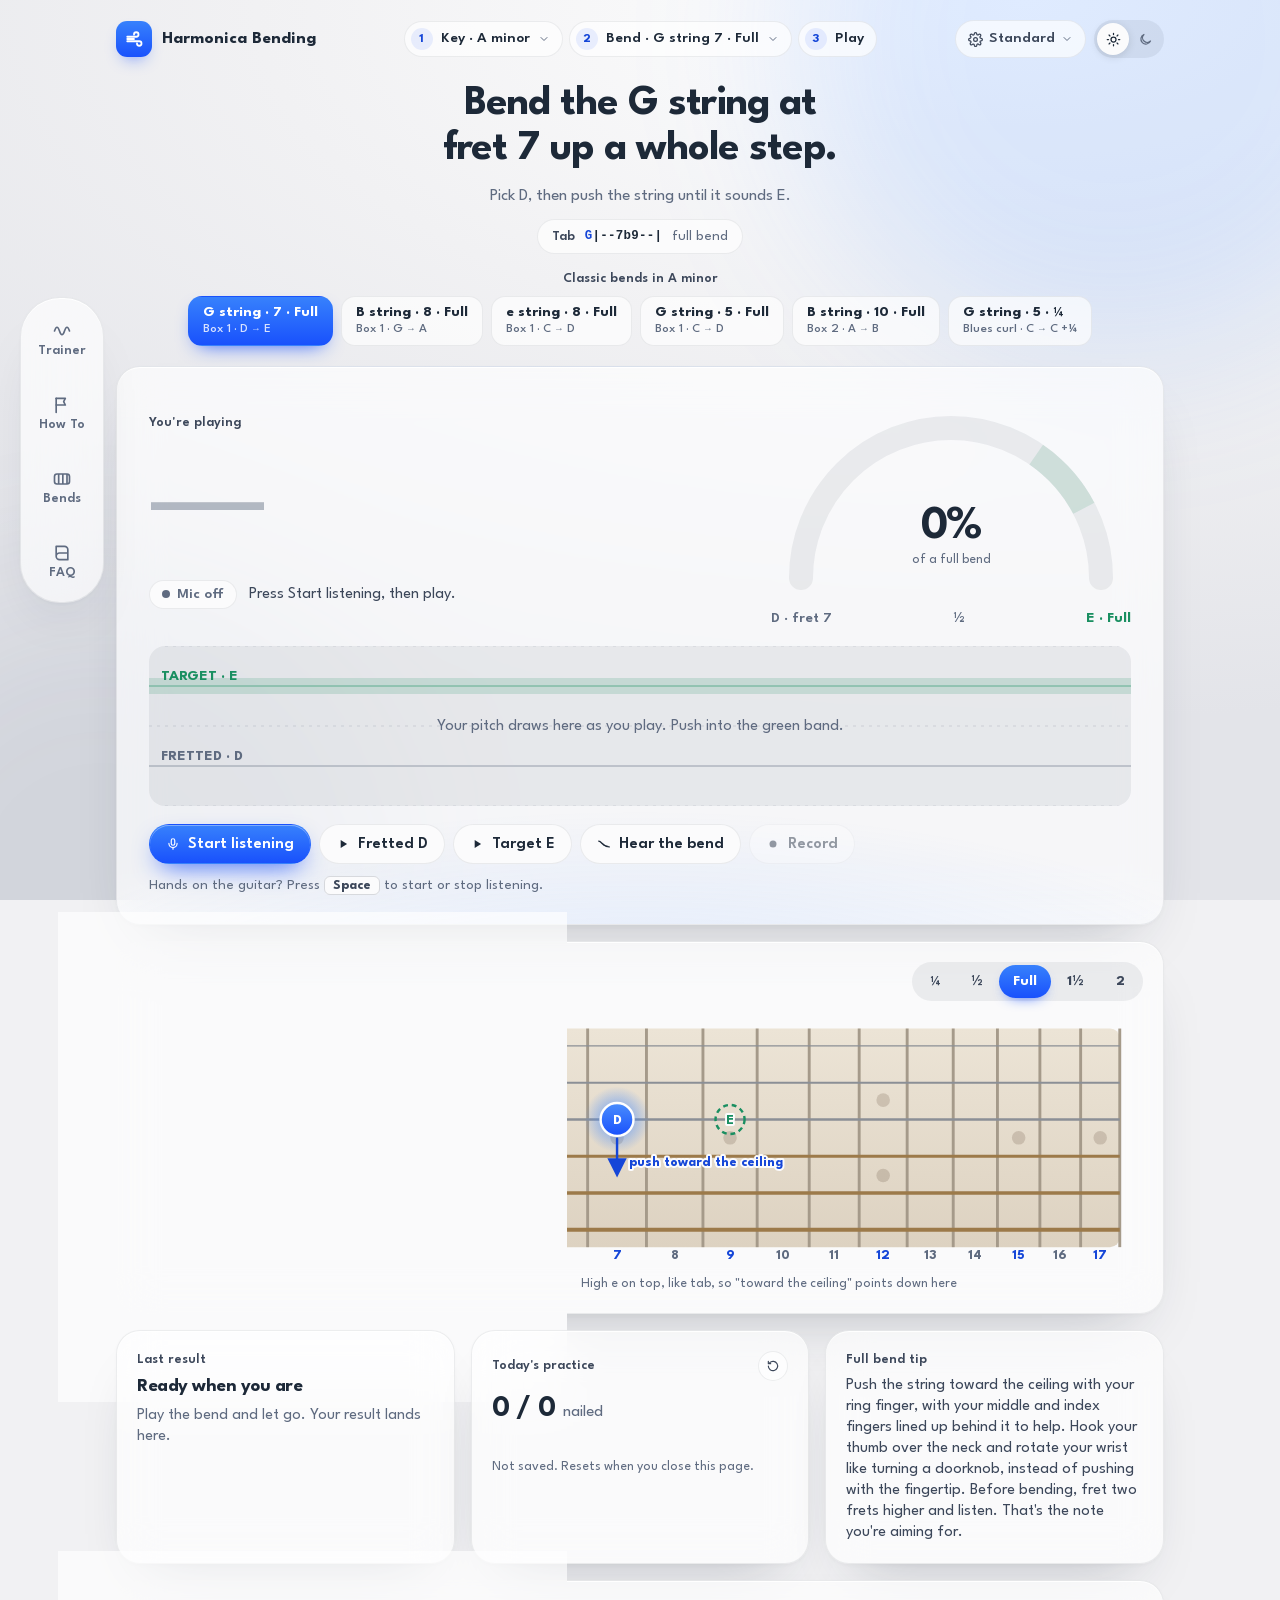
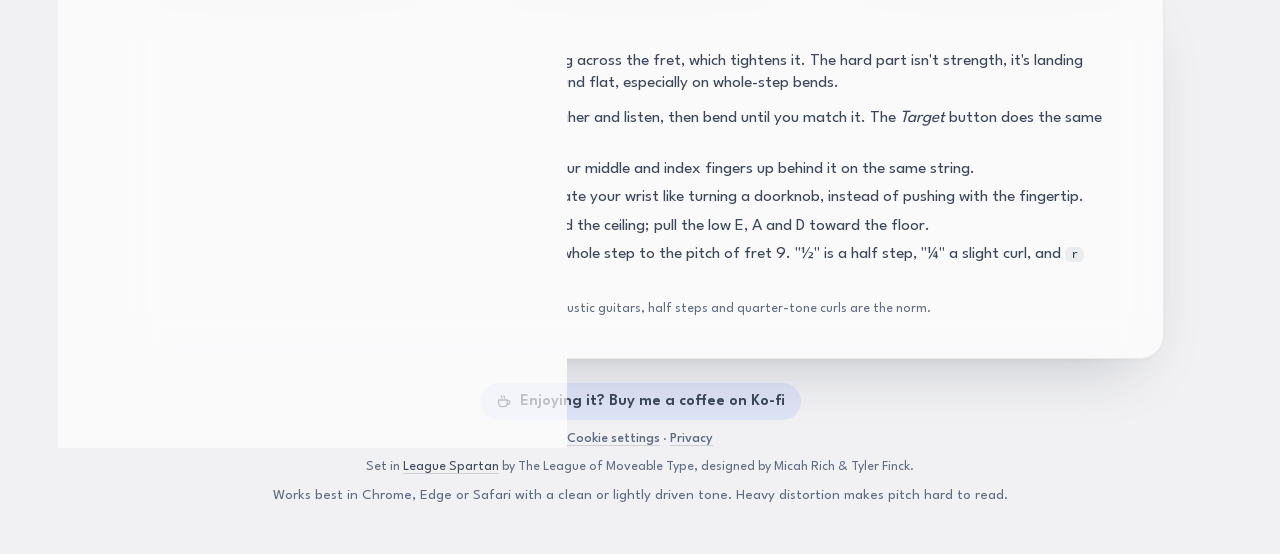
<file: guitar-bending.html>
<!doctype html>
<html lang="en">
<head>
  <meta charset="utf-8">
  <meta name="viewport" content="width=device-width, initial-scale=1, viewport-fit=cover">
  <!-- Google tag (gtag.js) with Consent Mode v2: analytics stays off in the EEA, UK and
       Switzerland until the visitor allows it (banner in js/consent.js). Ads are never used. -->
  <script>
    window.dataLayer = window.dataLayer || [];
    function gtag(){dataLayer.push(arguments);}
    gtag('consent', 'default', {
      ad_storage: 'denied', ad_user_data: 'denied', ad_personalization: 'denied', analytics_storage: 'denied',
      region: ['AT','BE','BG','HR','CY','CZ','DK','EE','FI','FR','DE','GR','HU','IE','IT','LV','LT','LU','MT','NL',
               'PL','PT','RO','SK','SI','ES','SE','IS','LI','NO','GB','CH']
    });
    gtag('consent', 'default', {
      ad_storage: 'denied', ad_user_data: 'denied', ad_personalization: 'denied', analytics_storage: 'granted'
    });
    try {
      var choice = JSON.parse(localStorage.getItem('hs.consent'));
      if (choice) gtag('consent', 'update', { analytics_storage: choice });
    } catch (e) { /* storage unavailable */ }
    gtag('js', new Date());
    gtag('config', 'G-1V1MS5JSF1');
  </script>
  <script async src="https://www.googletagmanager.com/gtag/js?id=G-1V1MS5JSF1"></script>
  <script src="js/consent.js" defer></script>
  <script src="js/pwa.js" defer></script>
  <title>Guitar Bending Trainer · Free Online String Bend Tuner</title>
  <meta name="description" content="Free online guitar bending trainer. Pick a string, fret and bend size, play into your mic, and see if your half-step or full bend is in tune. No download.">
  <link rel="canonical" href="https://harmonicabending.com/guitar-bending">
  <meta property="og:type" content="website">
  <meta property="og:site_name" content="Harmonica Bending">
  <meta property="og:title" content="Guitar Bending Trainer · Free Online String Bend Tuner">
  <meta property="og:description" content="Play a bend into your mic and see exactly how close you got, with coaching after every attempt.">
  <meta property="og:url" content="https://harmonicabending.com/guitar-bending">
  <meta name="twitter:card" content="summary">
  <meta name="twitter:title" content="Guitar Bending Trainer · Free Online String Bend Tuner">
  <meta name="twitter:description" content="Play a bend into your mic and see exactly how close you got, with coaching after every attempt.">
  <script type="application/ld+json">
{
  "@context": "https://schema.org",
  "@graph": [
    {
      "@type": "WebSite",
      "@id": "https://harmonicabending.com/#website",
      "url": "https://harmonicabending.com/",
      "name": "Harmonica Bending",
      "inLanguage": "en"
    },
    {
      "@type": "WebPage",
      "@id": "https://harmonicabending.com/guitar-bending#webpage",
      "url": "https://harmonicabending.com/guitar-bending",
      "name": "Guitar Bending Trainer · Free Online String Bend Tuner",
      "inLanguage": "en",
      "isPartOf": {
        "@id": "https://harmonicabending.com/#website"
      },
      "mainEntity": {
        "@id": "https://harmonicabending.com/guitar-bending#app"
      }
    },
    {
      "@type": "WebApplication",
      "@id": "https://harmonicabending.com/guitar-bending#app",
      "name": "Guitar Bending Trainer",
      "url": "https://harmonicabending.com/guitar-bending",
      "description": "A free, browser-based trainer for guitar string bends. Pick a string, fret and bend size, play into your microphone, and see exactly how far your note bent, with coaching after every attempt.",
      "applicationCategory": "MusicApplication",
      "operatingSystem": "Any (runs in a web browser)",
      "browserRequirements": "Requires a microphone and a modern browser such as Chrome, Edge or Safari.",
      "isAccessibleForFree": true,
      "offers": {
        "@type": "Offer",
        "price": "0",
        "priceCurrency": "USD"
      },
      "featureList": [
        "Live pitch detection from your microphone",
        "Bend-depth gauge and pitch trace with a target band",
        "Quarter-tone, half-step, whole-step, step-and-a-half and two-step bends",
        "Standard, half-step down, whole-step down and Drop D tunings",
        "Fretboard picker for any string and fret",
        "Reference tones for the fretted note, the target and the bend",
        "Coaching feedback after every attempt"
      ],
      "isPartOf": {
        "@id": "https://harmonicabending.com/#website"
      }
    }
  ]
}
  </script>
  <meta name="theme-color" content="#f1f1f3" media="(prefers-color-scheme: light)">
  <meta name="theme-color" content="#0c1015" media="(prefers-color-scheme: dark)">
  <link rel="icon" href="favicon.svg" type="image/svg+xml">
  <link rel="manifest" href="manifest.webmanifest">
  <link rel="apple-touch-icon" href="apple-touch-icon.png">
  <meta name="apple-mobile-web-app-title" content="Bend Trainer">
  <meta name="mobile-web-app-capable" content="yes">
  <meta name="apple-mobile-web-app-capable" content="yes">
  <script src="js/theme.js"></script>
  <link rel="preload" href="fonts/league-spartan-latin.woff2" as="font" type="font/woff2" crossorigin>
  <link rel="stylesheet" href="css/styles.css">
</head>
<body>
  <div class="backdrop" aria-hidden="true"><div class="glow a"></div><div class="glow b"></div><div class="glow good"></div></div>

  <svg width="0" height="0" style="position:absolute" aria-hidden="true">
    <symbol id="i-logo" viewBox="0 0 24 24"><g fill="none" stroke="currentColor" stroke-width="2.4" stroke-linecap="round"><path d="M3 9h12a3 3 0 1 0-3-3"/><path d="M3 15h16a3 3 0 1 1-3 3"/><path d="M3 12h9"/></g></symbol>
    <symbol id="i-sun" viewBox="0 0 24 24"><g fill="none" stroke="currentColor" stroke-width="2" stroke-linecap="round"><circle cx="12" cy="12" r="4"/><path d="M12 2v2M12 20v2M4.9 4.9l1.4 1.4M17.7 17.7l1.4 1.4M2 12h2M20 12h2M4.9 19.1l1.4-1.4M17.7 6.3l1.4-1.4"/></g></symbol>
    <symbol id="i-moon" viewBox="0 0 24 24"><path d="M20 14.5A8 8 0 1 1 9.5 4a6.5 6.5 0 0 0 10.5 10.5z" fill="none" stroke="currentColor" stroke-width="2" stroke-linejoin="round"/></symbol>
    <symbol id="i-mic" viewBox="0 0 24 24"><g fill="none" stroke="currentColor" stroke-width="2" stroke-linecap="round"><rect x="9" y="3" width="6" height="11" rx="3"/><path d="M5 11a7 7 0 0 0 14 0M12 18v3"/></g></symbol>
    <symbol id="i-stop" viewBox="0 0 24 24"><rect x="7" y="7" width="10" height="10" rx="2" fill="currentColor"/></symbol>
    <symbol id="i-play" viewBox="0 0 24 24"><path d="M8 5v14l11-7z" fill="currentColor"/></symbol>
    <symbol id="i-slide" viewBox="0 0 24 24"><path d="M3 7c5 0 7 10 18 10" fill="none" stroke="currentColor" stroke-width="2.4" stroke-linecap="round"/></symbol>
    <symbol id="i-rec" viewBox="0 0 24 24"><circle cx="12" cy="12" r="6" fill="currentColor"/></symbol>
    <symbol id="i-book" viewBox="0 0 24 24"><path d="M5 4h10a4 4 0 0 1 4 4v12H9a4 4 0 0 1-4-4z M5 16a4 4 0 0 1 4-4h10" fill="none" stroke="currentColor" stroke-width="2" stroke-linejoin="round"/></symbol>
    <symbol id="i-reset" viewBox="0 0 24 24"><g fill="none" stroke="currentColor" stroke-width="2" stroke-linecap="round" stroke-linejoin="round"><path d="M4 12a8 8 0 1 0 2.4-5.7"/><path d="M4 4v4h4"/></g></symbol>
    <symbol id="i-cup" viewBox="0 0 24 24"><g fill="none" stroke="currentColor" stroke-width="2" stroke-linecap="round" stroke-linejoin="round"><path d="M4 9h13v5a5 5 0 0 1-5 5H9a5 5 0 0 1-5-5z"/><path d="M17 10h1.5a2.5 2.5 0 0 1 0 5H17"/><path d="M8 3c0 1.5 1 1.5 1 3M12 3c0 1.5 1 1.5 1 3"/></g></symbol>
    <symbol id="i-gear" viewBox="0 0 24 24"><g fill="none" stroke="currentColor" stroke-width="2" stroke-linecap="round" stroke-linejoin="round"><circle cx="12" cy="12" r="3"/><path d="M19.4 15a1.7 1.7 0 0 0 .3 1.8l.1.1a2 2 0 1 1-2.8 2.8l-.1-.1a1.7 1.7 0 0 0-1.8-.3 1.7 1.7 0 0 0-1 1.5V21a2 2 0 1 1-4 0v-.1a1.7 1.7 0 0 0-1.1-1.5 1.7 1.7 0 0 0-1.8.3l-.1.1a2 2 0 1 1-2.8-2.8l.1-.1a1.7 1.7 0 0 0 .3-1.8 1.7 1.7 0 0 0-1.5-1H3a2 2 0 1 1 0-4h.1a1.7 1.7 0 0 0 1.5-1.1 1.7 1.7 0 0 0-.3-1.8l-.1-.1a2 2 0 1 1 2.8-2.8l.1.1a1.7 1.7 0 0 0 1.8.3H9a1.7 1.7 0 0 0 1-1.5V3a2 2 0 1 1 4 0v.1a1.7 1.7 0 0 0 1 1.5 1.7 1.7 0 0 0 1.8-.3l.1-.1a2 2 0 1 1 2.8 2.8l-.1.1a1.7 1.7 0 0 0-.3 1.8V9a1.7 1.7 0 0 0 1.5 1H21a2 2 0 1 1 0 4h-.1a1.7 1.7 0 0 0-1.5 1z"/></g></symbol>
    <symbol id="i-chev" viewBox="0 0 24 24"><path d="m6 9 6 6 6-6" fill="none" stroke="currentColor" stroke-width="2" stroke-linecap="round" stroke-linejoin="round"/></symbol>
    <symbol id="i-wave" viewBox="0 0 24 24"><path d="M3 12c2-6 4-6 6 0s4 6 6 0 4-6 6 0" fill="none" stroke="currentColor" stroke-width="2" stroke-linecap="round"/></symbol>
    <symbol id="i-flag" viewBox="0 0 24 24"><g fill="none" stroke="currentColor" stroke-width="2" stroke-linecap="round" stroke-linejoin="round"><path d="M5 21V4"/><path d="M5 4h11l-2 4 2 4H5"/></g></symbol>
    <symbol id="i-grid" viewBox="0 0 24 24"><g fill="none" stroke="currentColor" stroke-width="2"><rect x="3" y="6" width="18" height="12" rx="3"/><path d="M8 6v12M13 6v12M18 6v12"/></g></symbol>
  </svg>

  <nav class="rail" aria-label="Site">
    <a class="ri" href="index.html"><svg aria-hidden="true"><use href="#i-wave"/></svg><span>Trainer</span></a>
    <a class="ri" href="how-to.html"><svg aria-hidden="true"><use href="#i-flag"/></svg><span>How To</span></a>
    <a class="ri" href="index.html#holeMap"><svg aria-hidden="true"><use href="#i-grid"/></svg><span>Bends</span></a>
    <a class="ri" href="faq.html"><svg aria-hidden="true"><use href="#i-book"/></svg><span>FAQ</span></a>
  </nav>

  <div class="shell">
    <header class="topbar">
      <a class="brand" href="index.html">
        <span class="brand-mark"><svg><use href="#i-logo"/></svg></span>
        <span class="brand-name">Harmonica Bending</span>
      </a>
      <nav class="steps" aria-label="Setup">
        <button type="button" class="step" id="stepKey" aria-expanded="false" aria-controls="keySheet"><b>1</b><span><i>Key · </i><em id="stepKeyVal">A minor</em></span><svg class="chev"><use href="#i-chev"/></svg></button>
        <button type="button" class="step" id="stepBend" aria-expanded="false" aria-controls="bendSheet"><b>2</b><span><i>Bend · </i><em id="stepBendVal">G string 7 · Full</em></span><svg class="chev"><use href="#i-chev"/></svg></button>
        <button type="button" class="step" id="stepPlay"><b>3</b><span id="stepPlayVal">Play</span></button>
      </nav>
      <div class="top-actions">
        <button type="button" class="settings-btn" id="settingsBtn" aria-expanded="false" aria-controls="settingsSheet" title="Tuning, input, accuracy and left-handed">
          <svg aria-hidden="true"><use href="#i-gear"/></svg><span id="settingsVal">Standard</span><svg class="chev" aria-hidden="true"><use href="#i-chev"/></svg>
        </button>
        <div class="theme-toggle" role="group" aria-label="Color theme">
          <button type="button" data-theme-set="light" aria-label="Light mode" title="Light mode"><svg><use href="#i-sun"/></svg></button>
          <button type="button" data-theme-set="dark" aria-label="Dark mode" title="Dark mode"><svg><use href="#i-moon"/></svg></button>
        </div>
      </div>
    </header>

    <!-- Step 1: key -->
    <section class="sheet card" id="keySheet" aria-label="Pick your key" hidden>
      <div class="sheet-head">
        <div><span class="lbl">Step 1</span><h2 class="display">What key are you playing in?</h2><p class="muted">Pick the key of the song or backing track. The classic bend buttons move to the right spots on the neck.</p></div>
        <button type="button" class="pill" data-close>Done</button>
      </div>
      <div class="keys" id="keys" role="group" aria-label="Key"></div>
      <div class="seg-toggle" role="group" aria-label="Minor or major">
        <button type="button" data-mode="minor">Minor (blues &amp; rock)</button>
        <button type="button" data-mode="major">Major (country &amp; pop)</button>
      </div>
    </section>

    <!-- Step 2: bend -->
    <section class="sheet card" id="bendSheet" aria-label="Pick a bend" hidden>
      <div class="sheet-head">
        <div><span class="lbl">Step 2</span><h2 class="display">Where do you want to bend?</h2><p class="muted">Choose the bend size, then tap a spot on the neck.</p></div>
        <button type="button" class="pill" data-close>Done</button>
      </div>
      <div class="sizes" role="group" aria-label="Bend size"></div>
      <div class="neck-scroll"><svg class="neck" id="neckSheet" viewBox="0 0 1040 254" role="img" aria-label="Guitar neck: tap a string and fret"></svg></div>
    </section>

    <!-- Settings -->
    <section class="sheet card" id="settingsSheet" aria-label="Settings" hidden>
      <div class="sheet-head">
        <div><span class="lbl">Settings</span><h2 class="display">Set up for your guitar</h2></div>
        <button type="button" class="pill" data-close>Done</button>
      </div>
      <div class="settings-grid">
        <div class="setting">
          <span class="lbl">Tuning</span>
          <div class="keys" id="tunings" role="group" aria-label="Tuning"></div>
          <p class="feel" id="tuningNote"></p>
        </div>
        <div class="setting">
          <label class="lbl" for="inputSelect">Input</label>
          <select id="inputSelect" class="select"></select>
          <p class="feel" id="inputNote"></p>
        </div>
        <div class="setting">
          <span class="lbl">Accuracy</span>
          <div class="keys" id="tolerances" role="group" aria-label="Accuracy"></div>
          <p class="feel" id="tolNote"></p>
        </div>
        <div class="setting">
          <span class="lbl">Left-handed</span>
          <button type="button" class="switch" id="leftyToggle" role="switch" aria-checked="false"><span></span>Flip the neck for left-handed guitars</button>
        </div>
      </div>
    </section>

    <section class="g-hero">
      <h1 class="display" id="headline">Bend the G string at fret 7 up a whole step.</h1>
      <p class="muted" id="subline">Pick D, then push the string until it sounds E.</p>
      <p class="tab-chip"><span class="lbl">Tab</span><code id="tabLine">G|--7b9--|</code><span class="muted" id="tabLabel">full bend</span></p>
      <div class="presets-row">
        <span class="lbl" id="presetsLabel">Classic bends in A minor</span>
        <div class="presets" id="presets"></div>
      </div>
    </section>

    <!-- Step 3: the big readout -->
    <section class="card stage" aria-label="Live pitch">
      <div class="stage-top">
        <div class="stage-left">
          <span class="lbl">You're playing</span>
          <div class="note-huge display" id="noteBig" aria-live="off"><span class="idle">—</span></div>
          <div class="status-row">
            <span class="status" id="micStatus" role="status"><span class="dot"></span><span>Mic off</span></span>
            <span class="where" id="where">Press Start listening, then play.</span>
          </div>
        </div>
        <div class="gauge-wrap big">
          <svg class="gauge" viewBox="0 0 240 140" aria-hidden="true">
            <path id="gTrack" class="g-track"/>
            <path id="gZone" class="g-zone"/>
            <path id="gFill" class="g-fill"/>
            <circle id="gKnob" class="g-knob" r="10"/>
          </svg>
          <div class="gauge-val"><span class="display" id="gaugePct">0%</span><span class="muted" id="gaugeOf">of a full bend</span></div>
          <div class="gauge-ends"><span id="gNat">D · fret 7</span><span id="gMid">½</span><b id="gTgt">E · Full</b></div>
        </div>
      </div>
      <div class="trace-wrap">
        <canvas id="trace" aria-label="Pitch trace: your pitch over time against the target band"></canvas>
        <div class="trace-empty" id="traceEmpty">Your pitch draws here as you play. Push into the green band.</div>
      </div>
      <div class="stage-actions">
        <div class="actions">
          <button class="btn btn-primary" id="micBtn" type="button"><svg><use href="#i-mic"/></svg><span>Start listening</span></button>
          <button class="btn" id="playNatural" type="button" title="Hear the fretted note"><svg><use href="#i-play"/></svg><span>Fretted</span></button>
          <button class="btn" id="playTarget" type="button" title="Hear the note you're aiming for"><svg><use href="#i-play"/></svg><span>Target</span></button>
          <button class="btn" id="playSlide" type="button" title="Hear the bend"><svg><use href="#i-slide"/></svg><span>Hear the bend</span></button>
          <button class="btn" id="recBtn" type="button" disabled title="Record yourself (turn on listening first)"><svg><use href="#i-rec"/></svg><span>Record</span></button>
        </div>
        <span class="kbd-hint">Hands on the guitar? Press <kbd>Space</kbd> to start or stop listening.</span>
      </div>
      <div class="take-row" id="takeRow" hidden>
        <span class="muted">Your take:</span>
        <button class="linkish" id="playTake" type="button">Play it</button>
        <button class="linkish" id="compareTake" type="button">Target, then your take</button>
      </div>
    </section>

    <section class="card neck-card" aria-label="Guitar neck">
      <div class="between">
        <span class="lbl">Tap a spot on the neck</span>
        <div class="sizes" role="group" aria-label="Bend size"></div>
      </div>
      <div class="neck-scroll"><svg class="neck" id="neckMain" viewBox="0 0 1040 254" role="img" aria-label="Guitar neck: tap a string and fret"></svg></div>
      <div class="neck-legend">
        <span><i class="lg-dot"></i>Where you fret and bend</span>
        <span><i class="lg-ring"></i>The fret whose pitch you're aiming for</span>
        <span>High e on top, like tab, so "toward the ceiling" points down here</span>
      </div>
    </section>

    <div class="trio">
      <section class="card result" id="result" aria-live="polite">
        <span class="lbl">Last result</span>
        <h3 class="display">Ready when you are</h3>
        <p class="muted">Play the bend and let go. Your result lands here.</p>
      </section>

      <section class="card session" aria-label="Today's practice">
        <div class="between">
          <span class="lbl">Today's practice</span>
          <button type="button" class="icon-btn sm" id="resetSession" title="Clear today's practice" aria-label="Clear today's practice"><svg><use href="#i-reset"/></svg></button>
        </div>
        <div class="session-score"><span class="display" id="sessionScore">0 / 0</span><span class="muted">nailed</span></div>
        <div class="pips" id="pips"></div>
        <p class="note">Not saved. Resets when you close this page.</p>
      </section>

      <section class="card tip">
        <span class="lbl" id="tipTitle">Tip</span>
        <p id="tipText"></p>
      </section>
    </div>

    <section class="card legal guitar-basics" aria-labelledby="basicsTitle">
      <h2 class="display" id="basicsTitle">Guitar bending basics</h2>
      <p>On guitar, a bend <strong>raises</strong> the pitch: you push or pull the string across the fret, which tightens it. The hard part isn't strength, it's landing exactly on the target note. Most players stop short and sound flat, especially on whole-step bends.</p>
      <ul>
        <li><strong>Hear the target first.</strong> For a full bend, fret two frets higher and listen, then bend until you match it. The <em>Target</em> button does the same thing.</li>
        <li><strong>Use three fingers.</strong> Bend with your ring finger and line your middle and index fingers up behind it on the same string.</li>
        <li><strong>Turn the wrist.</strong> Hook your thumb over the neck and rotate your wrist like turning a doorknob, instead of pushing with the fingertip.</li>
        <li><strong>Pick a direction.</strong> Push the G, B and high e strings toward the ceiling; pull the low E, A and D toward the floor.</li>
        <li><strong>Read the tab.</strong> <code>7b9</code> or <code>7 full</code> means fret 7, bent up a whole step to the pitch of fret 9. "½" is a half step, "¼" a slight curl, and <code>r</code> means release.</li>
      </ul>
      <p class="muted small">Light strings (9s or 10s on electric) make big bends much easier. On acoustic guitars, half steps and quarter-tone curls are the norm.</p>
    </section>

    <footer class="footer">
      <a class="kofi" href="https://ko-fi.com/harpbends" target="_blank" rel="noopener"><svg><use href="#i-cup"/></svg>Enjoying it? Buy me a coffee on Ko-fi</a>
      <p class="footer-links"><button type="button" class="linkish" data-cookie-settings>Cookie settings</button> · <a href="privacy.html">Privacy</a></p>
      <p class="credits">Set in <a href="https://github.com/theleagueof/league-spartan" target="_blank" rel="noopener">League Spartan</a> by The League of Moveable Type, designed by Micah Rich &amp; Tyler Finck.</p>
      <p>Works best in Chrome, Edge or Safari with a clean or lightly driven tone. Heavy distortion makes pitch hard to read.</p>
    </footer>
  </div>

  <div class="toast card" id="toast" role="alert"></div>
  <script type="module" src="js/guitar-app.js"></script>
</body>
</html>
</file>
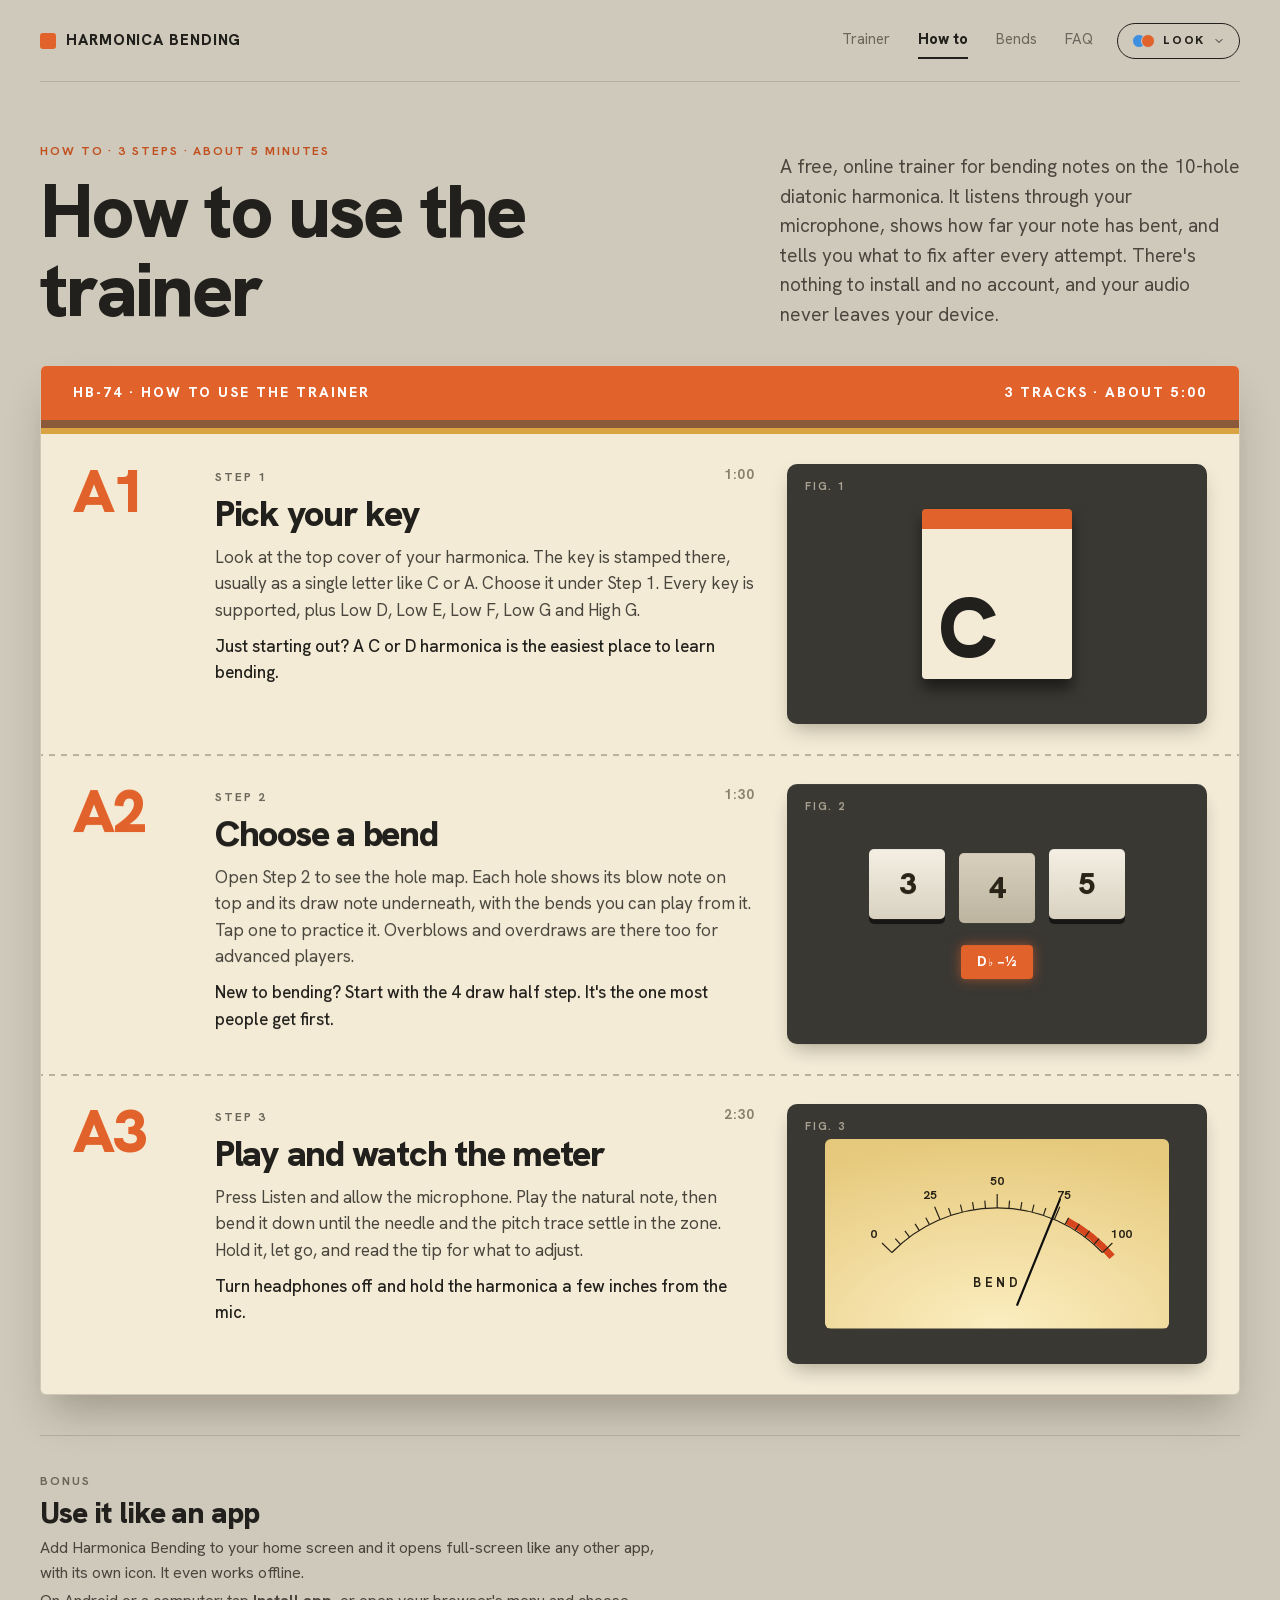
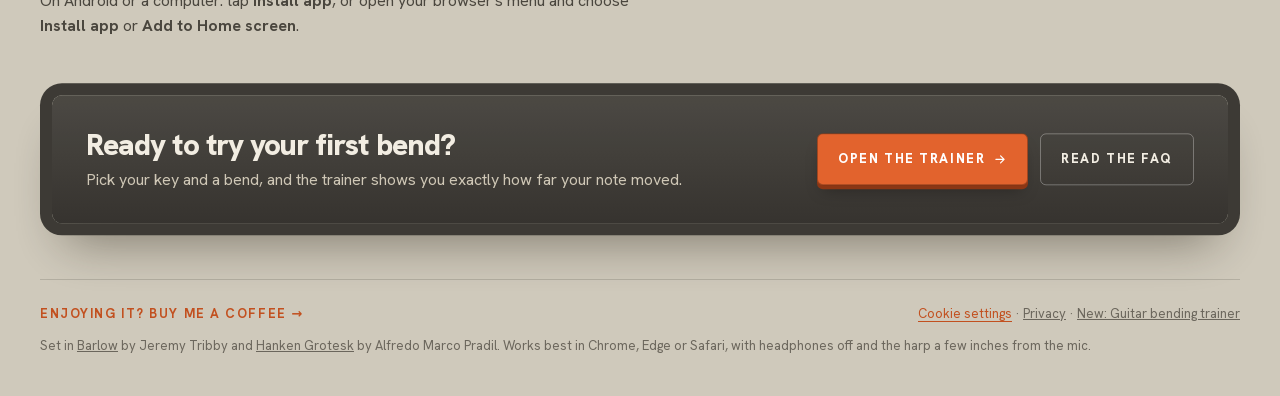
<file: how-to.html>
<!doctype html>
<html lang="en">
<head>
  <meta charset="utf-8">
  <meta name="viewport" content="width=device-width, initial-scale=1, viewport-fit=cover">
  <!-- Google tag (gtag.js) with Consent Mode v2: analytics stays off in the EEA, UK and
       Switzerland until the visitor allows it (banner in js/consent.js). Ads are never used. -->
  <script>
    window.dataLayer = window.dataLayer || [];
    function gtag(){dataLayer.push(arguments);}
    gtag('consent', 'default', {
      ad_storage: 'denied', ad_user_data: 'denied', ad_personalization: 'denied', analytics_storage: 'denied',
      region: ['AT','BE','BG','HR','CY','CZ','DK','EE','FI','FR','DE','GR','HU','IE','IT','LV','LT','LU','MT','NL',
               'PL','PT','RO','SK','SI','ES','SE','IS','LI','NO','GB','CH']
    });
    gtag('consent', 'default', {
      ad_storage: 'denied', ad_user_data: 'denied', ad_personalization: 'denied', analytics_storage: 'granted'
    });
    try {
      var choice = JSON.parse(localStorage.getItem('hs.consent'));
      if (choice) gtag('consent', 'update', { analytics_storage: choice });
    } catch (e) { /* storage unavailable */ }
    gtag('js', new Date());
    gtag('config', 'G-1V1MS5JSF1');
  </script>
  <script async src="https://www.googletagmanager.com/gtag/js?id=G-1V1MS5JSF1"></script>
  <script src="js/consent.js" defer></script>
  <script src="js/pwa.js" defer></script>
  <title>How to Use the Harmonica Bending Trainer · 3 Easy Steps</title>
  <meta name="description" content="How to practice harmonica bends with a free online trainer: pick your key, choose a bend on the hole map, then play and watch the needle settle in the zone.">
  <link rel="canonical" href="https://harmonicabending.com/how-to">
  <meta property="og:type" content="article">
  <meta property="og:site_name" content="Harmonica Bending">
  <meta property="og:title" content="How to Use the Harmonica Bending Trainer · 3 Easy Steps">
  <meta property="og:description" content="Pick your key, choose a bend, then play and watch the needle. Free, in your browser, no download.">
  <meta property="og:url" content="https://harmonicabending.com/how-to">
  <meta name="twitter:card" content="summary">
  <meta name="twitter:title" content="How to Use the Harmonica Bending Trainer · 3 Easy Steps">
  <meta name="twitter:description" content="Pick your key, choose a bend, then play and watch the needle. Free, in your browser, no download.">
  <meta name="theme-color" content="#cfc9bb" media="(prefers-color-scheme: light)">
  <meta name="theme-color" content="#0b0c0e" media="(prefers-color-scheme: dark)">
  <link rel="icon" href="favicon.svg" type="image/svg+xml">
  <link rel="manifest" href="manifest.webmanifest">
  <link rel="apple-touch-icon" href="apple-touch-icon.png">
  <meta name="apple-mobile-web-app-title" content="Bend Trainer">
  <meta name="mobile-web-app-capable" content="yes">
  <meta name="apple-mobile-web-app-capable" content="yes">
  <script src="js/look.js"></script>
  <link rel="preload" href="fonts/hanken-grotesk-latin.woff2" as="font" type="font/woff2" crossorigin>
  <link rel="preload" href="fonts/barlow-400-latin.woff2" as="font" type="font/woff2" crossorigin>
  <link rel="stylesheet" href="css/gear.css">
  <script type="application/ld+json">
{
  "@context": "https://schema.org",
  "@graph": [
    {
      "@type": "WebSite",
      "@id": "https://harmonicabending.com/#website",
      "url": "https://harmonicabending.com/",
      "name": "Harmonica Bending",
      "inLanguage": "en"
    },
    {
      "@type": "WebPage",
      "@id": "https://harmonicabending.com/how-to#webpage",
      "url": "https://harmonicabending.com/how-to",
      "name": "How to Use the Harmonica Bending Trainer",
      "inLanguage": "en",
      "dateModified": "2026-10-05",
      "isPartOf": {
        "@id": "https://harmonicabending.com/#website"
      },
      "mainEntity": {
        "@id": "https://harmonicabending.com/how-to#howto"
      },
      "breadcrumb": {
        "@id": "https://harmonicabending.com/how-to#breadcrumb"
      }
    },
    {
      "@type": "HowTo",
      "@id": "https://harmonicabending.com/how-to#howto",
      "name": "How to practice a harmonica bend with the Harmonica Bending Trainer",
      "description": "Use your microphone and a free online trainer to practice landing a bent note in tune on a 10-hole diatonic harmonica.",
      "totalTime": "PT5M",
      "estimatedCost": {
        "@type": "MonetaryAmount",
        "currency": "USD",
        "value": "0"
      },
      "tool": [
        {
          "@type": "HowToTool",
          "name": "10-hole diatonic harmonica"
        },
        {
          "@type": "HowToTool",
          "name": "Microphone (built into most phones and laptops)"
        }
      ],
      "step": [
        {
          "@type": "HowToStep",
          "position": 1,
          "name": "Pick your key",
          "text": "Look at the top cover of your harmonica. The key is stamped there, usually as a single letter like C or A. Choose it under Step 1. Every key is supported, plus Low D, Low E, Low F, Low G and High G. Just starting out? A C or D harmonica is the easiest place to learn bending.",
          "url": "https://harmonicabending.com/how-to#step-1"
        },
        {
          "@type": "HowToStep",
          "position": 2,
          "name": "Choose a bend",
          "text": "Open Step 2 to see the hole map. Each hole shows its blow note on top and its draw note underneath, with the bends you can play from it. Tap one to practice it. Overblows and overdraws are there too for advanced players. New to bending? Start with the 4 draw half step. It's the one most people get first.",
          "url": "https://harmonicabending.com/how-to#step-2"
        },
        {
          "@type": "HowToStep",
          "position": 3,
          "name": "Play and watch the meter",
          "text": "Press Listen and allow the microphone. Play the natural note, then bend it down until the needle and the pitch trace settle in the zone. Hold it, let go, and read the tip for what to adjust. Turn headphones off and hold the harmonica a few inches from the mic.",
          "url": "https://harmonicabending.com/how-to#step-3"
        }
      ]
    },
    {
      "@type": "BreadcrumbList",
      "@id": "https://harmonicabending.com/how-to#breadcrumb",
      "itemListElement": [
        {
          "@type": "ListItem",
          "position": 1,
          "name": "Harmonica Bending Trainer",
          "item": "https://harmonicabending.com/"
        },
        {
          "@type": "ListItem",
          "position": 2,
          "name": "How To",
          "item": "https://harmonicabending.com/how-to"
        }
      ]
    }
  ]
}
  </script>
</head>
<body>
  <svg width="0" height="0" style="position:absolute" aria-hidden="true">
    <symbol id="i-mic" viewBox="0 0 24 24"><g fill="none" stroke="currentColor" stroke-width="2" stroke-linecap="round"><rect x="9" y="3" width="6" height="11" rx="3"/><path d="M5 11a7 7 0 0 0 14 0M12 18v3"/></g></symbol>
    <symbol id="i-stop" viewBox="0 0 24 24"><rect x="7" y="7" width="10" height="10" rx="2" fill="currentColor"/></symbol>
    <symbol id="i-play" viewBox="0 0 24 24"><path d="M8 5v14l11-7z" fill="currentColor"/></symbol>
    <symbol id="i-slide" viewBox="0 0 24 24"><path d="M3 7c5 0 7 10 18 10" fill="none" stroke="currentColor" stroke-width="2.4" stroke-linecap="round"/></symbol>
    <symbol id="i-rec" viewBox="0 0 24 24"><circle cx="12" cy="12" r="6" fill="currentColor"/></symbol>
    <symbol id="i-read" viewBox="0 0 24 24"><path d="M5 4h10a4 4 0 0 1 4 4v12H9a4 4 0 0 1-4-4z M5 16a4 4 0 0 1 4-4h10" fill="none" stroke="currentColor" stroke-width="2" stroke-linejoin="round"/></symbol>
    <symbol id="i-reset" viewBox="0 0 24 24"><g fill="none" stroke="currentColor" stroke-width="2" stroke-linecap="round" stroke-linejoin="round"><path d="M4 12a8 8 0 1 0 2.4-5.7"/><path d="M4 4v4h4"/></g></symbol>
    <symbol id="i-chev" viewBox="0 0 24 24"><path d="m6 9 6 6 6-6" fill="none" stroke="currentColor" stroke-width="2" stroke-linecap="round" stroke-linejoin="round"/></symbol>
    <symbol id="i-arrow" viewBox="0 0 24 24"><path d="M5 12h14M13 6l6 6-6 6" fill="none" stroke="currentColor" stroke-width="2.2" stroke-linecap="round" stroke-linejoin="round"/></symbol>
    <symbol id="i-share" viewBox="0 0 24 24"><g fill="none" stroke="currentColor" stroke-width="2" stroke-linecap="round" stroke-linejoin="round"><path d="M12 15V3M8 7l4-4 4 4"/><path d="M6 11H5a1 1 0 0 0-1 1v8a1 1 0 0 0 1 1h14a1 1 0 0 0 1-1v-8a1 1 0 0 0-1-1h-1"/></g></symbol>
  </svg>

  <div class="wrap">
    <header class="hdr">
      <a class="brand" href="index.html"><span class="brand-mark" aria-hidden="true"></span>Harmonica Bending</a>
      <nav class="nav" aria-label="Site">
        <a href="index.html">Trainer</a>
        <a href="how-to.html" aria-current="page">How to</a>
        <a href="index.html#holeMap">Bends</a>
        <a href="faq.html">FAQ</a>
      </nav>
      <div class="hdr-actions">
        <div class="look-pick">
          <button type="button" class="chip-btn look-btn" id="lookBtn" aria-expanded="false" aria-controls="lookPanel" aria-label="Choose a look"><span class="swatch" aria-hidden="true"><i class="hifi"></i><i class="tape"></i></span><span class="look-lbl">Look</span><svg aria-hidden="true"><use href="#i-chev"/></svg></button>
          <div class="look-panel" id="lookPanel" role="dialog" aria-label="Choose a look" hidden>
            <h2>Choose a look</h2>
            <p>Same trainer, different gear. Saved on this device.</p>
            <div class="tiles">
              <button type="button" class="tile" data-look-set="hifi" aria-pressed="false"><span class="prev prev-hifi" aria-hidden="true"></span><b>Hi-fi</b><span>’60s amp. Black glass, blue meter, green lamps.</span></button>
              <button type="button" class="tile" data-look-set="tape" aria-pressed="false"><span class="prev prev-tape" aria-hidden="true"></span><b>Tape</b><span>’70s reel-to-reel. Cream panels, orange keys.</span></button>
            </div>
            <p class="look-note">Starts on Hi-fi in dark mode and Tape in light mode.</p>
            <button type="button" class="gkey primary look-done" data-look-close>Done</button>
          </div>
        </div>
      </div>
    </header>

    <main>
      <section class="page-intro">
        <div>
          <span class="cap">How to · 3 steps · about 5 minutes</span>
          <h1 class="display">How to use the trainer</h1>
        </div>
        <p>A free, online trainer for bending notes on the 10-hole diatonic harmonica. It listens through your microphone, shows how far your note has bent, and tells you what to fix after every attempt. There's nothing to install and no account, and your audio never leaves your device.</p>
      </section>

      <div class="jcard">
        <div class="jcard-band"><span>HB-74 · How to use the trainer</span><span>3 tracks · about 5:00</span></div>
        <ol class="tracks">
          <li class="track" id="step-1" data-reveal>
            <div class="track-num">1</div>
            <div>
              <span class="cap">Step 1</span><span class="dur">1:00</span>
              <h2 class="display">Pick your key</h2>
              <p>Look at the top cover of your harmonica. The key is stamped there, usually as a single letter like C or A. Choose it under Step 1. Every key is supported, plus Low D, Low E, Low F, Low G and High G.</p>
              <p class="tip-line">Just starting out? A C or D harmonica is the easiest place to learn bending.</p>
            </div>
            <div class="fig fig-key" aria-hidden="true"><span class="cap">Fig. 1</span><div class="mini">C</div></div>
          </li>
          <li class="track" id="step-2" data-reveal>
            <div class="track-num">2</div>
            <div>
              <span class="cap">Step 2</span><span class="dur">1:30</span>
              <h2 class="display">Choose a bend</h2>
              <p>Open Step 2 to see the hole map. Each hole shows its blow note on top and its draw note underneath, with the bends you can play from it. Tap one to practice it. Overblows and overdraws are there too for advanced players.</p>
              <p class="tip-line">New to bending? Start with the 4 draw half step. It's the one most people get first.</p>
            </div>
            <div class="fig fig-holes" aria-hidden="true"><span class="cap">Fig. 2</span><div class="row"><span>3</span><span class="on">4</span><span>5</span></div><em>D<span class="acc">♭</span> −½</em></div>
          </li>
          <li class="track" id="step-3" data-reveal>
            <div class="track-num">3</div>
            <div>
              <span class="cap">Step 3</span><span class="dur">2:30</span>
              <h2 class="display">Play and watch the meter</h2>
              <p>Press Listen and allow the microphone. Play the natural note, then bend it down until the needle and the pitch trace settle in the zone. Hold it, let go, and read the tip for what to adjust.</p>
              <p class="tip-line">Turn headphones off and hold the harmonica a few inches from the mic.</p>
            </div>
            <div class="fig fig-meter" aria-hidden="true"><span class="cap">Fig. 3</span><svg data-meter="0.74"></svg></div>
          </li>
        </ol>
      </div>

      <section class="install" id="installBox" aria-labelledby="installTitle">
        <div>
          <span class="cap">Bonus</span>
          <h2 class="display" id="installTitle">Use it like an app</h2>
          <p>Add Harmonica Bending to your home screen and it opens full-screen like any other app, with its own icon. It even works offline.</p>
          <p class="install-how" data-os="ios">On iPhone or iPad: in Safari, tap <span class="kbd"><svg aria-hidden="true"><use href="#i-share"/></svg>Share</span>, then <strong>Add to Home Screen</strong>.</p>
          <p class="install-how" data-os="other">On Android or a computer: tap <strong>Install app</strong>, or open your browser's menu and choose <strong>Install app</strong> or <strong>Add to Home screen</strong>.</p>
        </div>
        <button type="button" class="gkey primary" id="installBtn" hidden><span class="lamp"></span>Install app</button>
      </section>

      <section class="cta-panel" data-reveal>
        <div>
          <h2 class="display">Ready to try your first bend?</h2>
          <p>Pick your key and a bend, and the trainer shows you exactly how far your note moved.</p>
        </div>
        <div class="cta-actions">
          <a class="gkey primary" href="index.html"><span class="lamp"></span>Open the trainer <svg aria-hidden="true"><use href="#i-arrow"/></svg></a>
          <a class="gkey" href="faq.html"><span class="lamp"></span>Read the FAQ</a>
        </div>
      </section>
    </main>

    <footer class="foot">
      <a class="kofi" href="https://ko-fi.com/harpbends" target="_blank" rel="noopener">Enjoying it? Buy me a coffee →</a>
      <p><button type="button" class="linkish" data-cookie-settings>Cookie settings</button> · <a href="privacy.html">Privacy</a> · <a href="guitar-bending.html">New: Guitar bending trainer</a></p>
      <p>Set in <a href="https://github.com/jpt/barlow" target="_blank" rel="noopener">Barlow</a> by Jeremy Tribby and <a href="https://github.com/marcologous/hanken-grotesk" target="_blank" rel="noopener">Hanken Grotesk</a> by Alfredo Marco Pradil. Works best in Chrome, Edge or Safari, with headphones off and the harp a few inches from the mic.</p>
    </footer>
  </div>
  <script src="js/vendor/gsap.min.js" defer></script>
  <script src="js/vendor/ScrollTrigger.min.js" defer></script>
  <script type="module">
    import { staticMeters, reveals, drawers, powerOn } from './js/gear.js';
    staticMeters(); reveals(); drawers(); powerOn();
  </script>
</body>
</html>
</file>
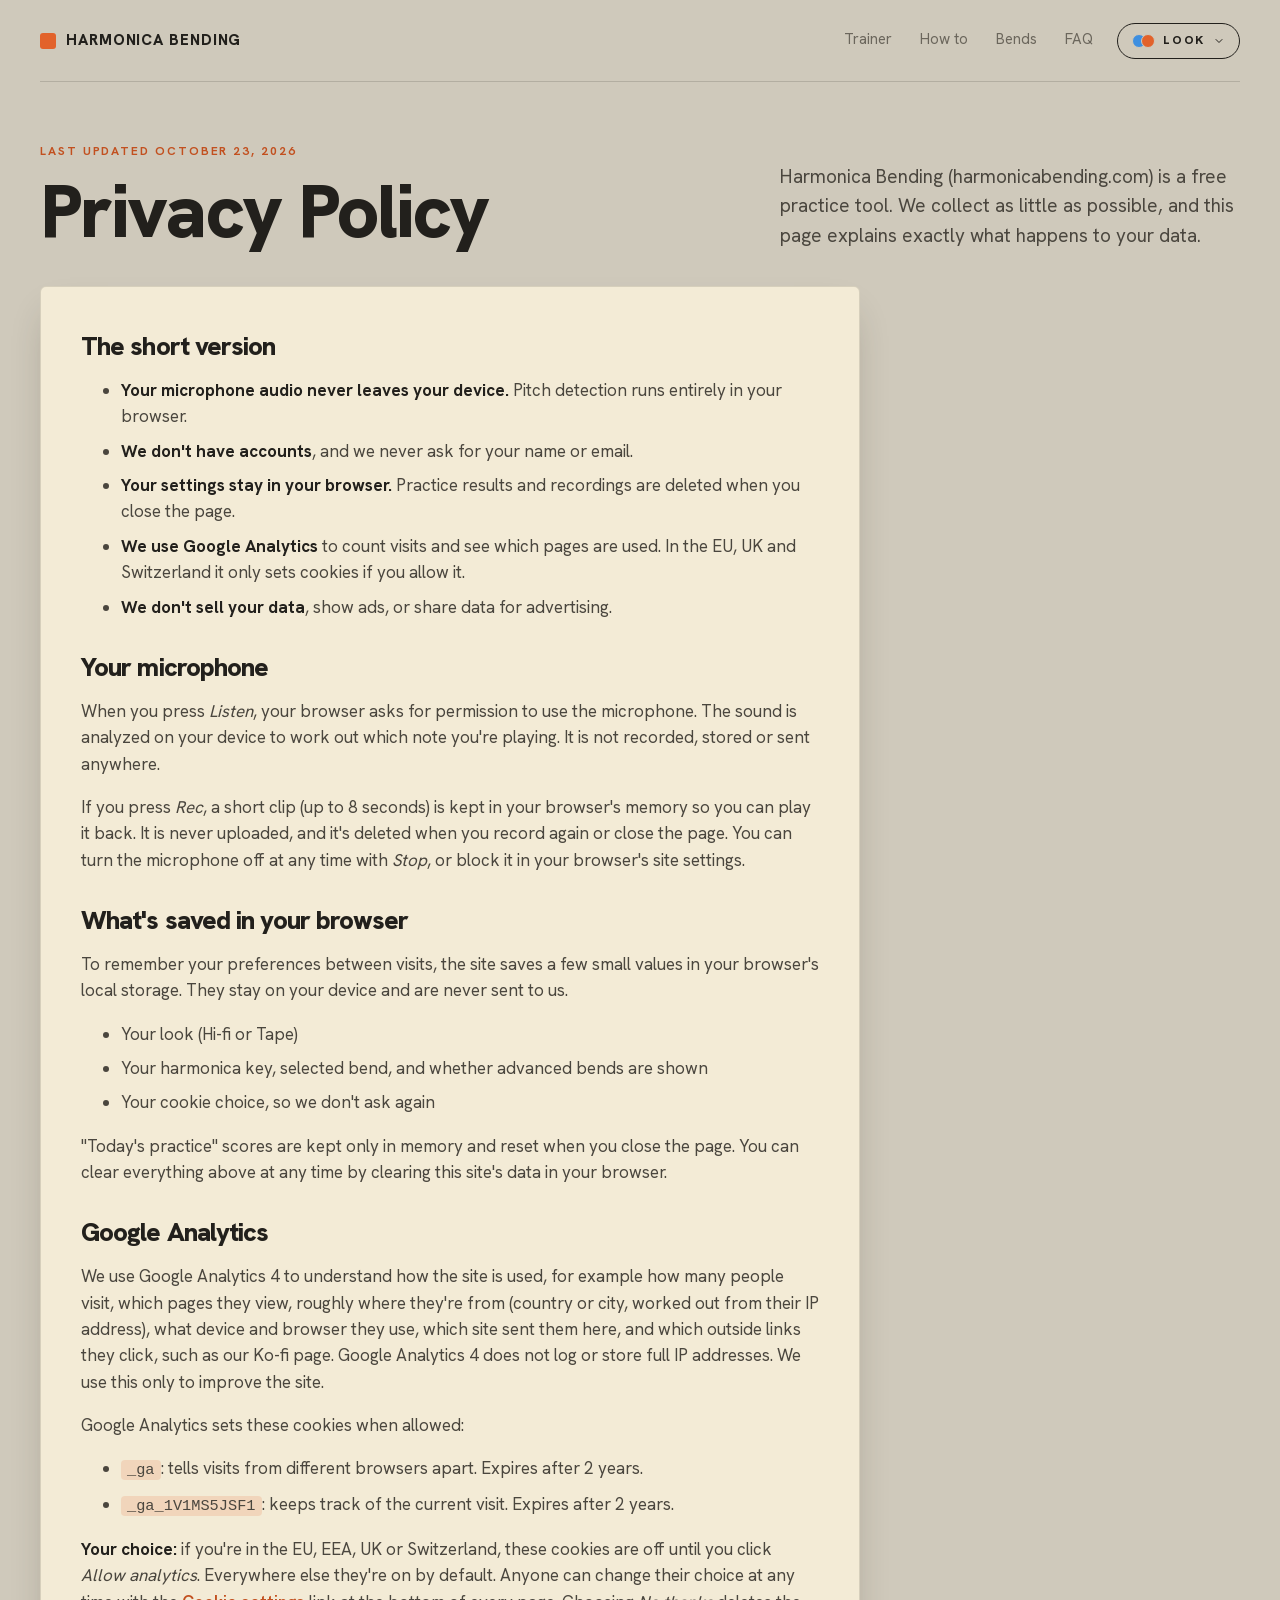
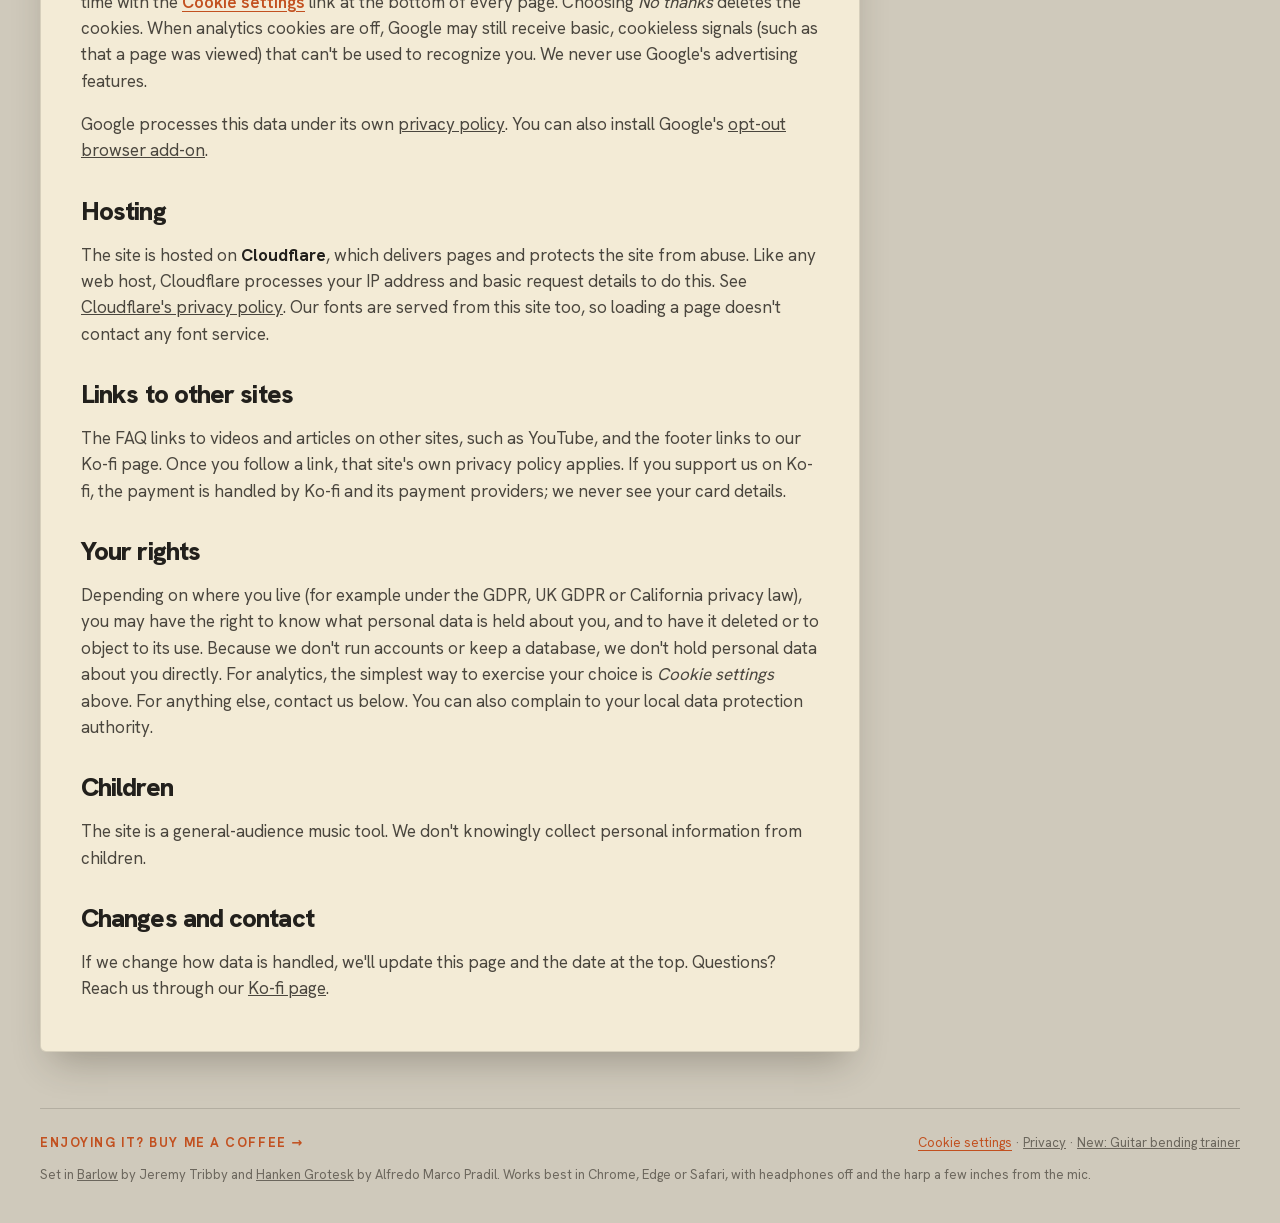
<file: privacy.html>
<!doctype html>
<html lang="en">
<head>
  <meta charset="utf-8">
  <meta name="viewport" content="width=device-width, initial-scale=1, viewport-fit=cover">
  <!-- Google tag (gtag.js) with Consent Mode v2: analytics stays off in the EEA, UK and
       Switzerland until the visitor allows it (banner in js/consent.js). Ads are never used. -->
  <script>
    window.dataLayer = window.dataLayer || [];
    function gtag(){dataLayer.push(arguments);}
    gtag('consent', 'default', {
      ad_storage: 'denied', ad_user_data: 'denied', ad_personalization: 'denied', analytics_storage: 'denied',
      region: ['AT','BE','BG','HR','CY','CZ','DK','EE','FI','FR','DE','GR','HU','IE','IT','LV','LT','LU','MT','NL',
               'PL','PT','RO','SK','SI','ES','SE','IS','LI','NO','GB','CH']
    });
    gtag('consent', 'default', {
      ad_storage: 'denied', ad_user_data: 'denied', ad_personalization: 'denied', analytics_storage: 'granted'
    });
    try {
      var choice = JSON.parse(localStorage.getItem('hs.consent'));
      if (choice) gtag('consent', 'update', { analytics_storage: choice });
    } catch (e) { /* storage unavailable */ }
    gtag('js', new Date());
    gtag('config', 'G-1V1MS5JSF1');
  </script>
  <script async src="https://www.googletagmanager.com/gtag/js?id=G-1V1MS5JSF1"></script>
  <script src="js/consent.js" defer></script>
  <script src="js/pwa.js" defer></script>
  <title>Privacy Policy · Harmonica Bending</title>
  <meta name="description" content="How Harmonica Bending handles your data: microphone audio never leaves your device, settings stay in your browser, and Google Analytics runs only with consent where required.">
  <link rel="canonical" href="https://harmonicabending.com/privacy">
  <meta name="theme-color" content="#cfc9bb" media="(prefers-color-scheme: light)">
  <meta name="theme-color" content="#0b0c0e" media="(prefers-color-scheme: dark)">
  <link rel="icon" href="favicon.svg" type="image/svg+xml">
  <link rel="manifest" href="manifest.webmanifest">
  <link rel="apple-touch-icon" href="apple-touch-icon.png">
  <meta name="apple-mobile-web-app-title" content="Bend Trainer">
  <meta name="mobile-web-app-capable" content="yes">
  <meta name="apple-mobile-web-app-capable" content="yes">
  <script src="js/look.js"></script>
  <link rel="preload" href="fonts/hanken-grotesk-latin.woff2" as="font" type="font/woff2" crossorigin>
  <link rel="preload" href="fonts/barlow-400-latin.woff2" as="font" type="font/woff2" crossorigin>
  <link rel="stylesheet" href="css/gear.css">
  <script type="application/ld+json">
  {
    "@context": "https://schema.org",
    "@type": "WebPage",
    "@id": "https://harmonicabending.com/privacy#webpage",
    "url": "https://harmonicabending.com/privacy",
    "name": "Privacy Policy · Harmonica Bending",
    "inLanguage": "en",
    "dateModified": "2026-10-05",
    "isPartOf": { "@type": "WebSite", "@id": "https://harmonicabending.com/#website", "name": "Harmonica Bending", "url": "https://harmonicabending.com/" }
  }
  </script>
</head>
<body>
  <svg width="0" height="0" style="position:absolute" aria-hidden="true">
    <symbol id="i-mic" viewBox="0 0 24 24"><g fill="none" stroke="currentColor" stroke-width="2" stroke-linecap="round"><rect x="9" y="3" width="6" height="11" rx="3"/><path d="M5 11a7 7 0 0 0 14 0M12 18v3"/></g></symbol>
    <symbol id="i-stop" viewBox="0 0 24 24"><rect x="7" y="7" width="10" height="10" rx="2" fill="currentColor"/></symbol>
    <symbol id="i-play" viewBox="0 0 24 24"><path d="M8 5v14l11-7z" fill="currentColor"/></symbol>
    <symbol id="i-slide" viewBox="0 0 24 24"><path d="M3 7c5 0 7 10 18 10" fill="none" stroke="currentColor" stroke-width="2.4" stroke-linecap="round"/></symbol>
    <symbol id="i-rec" viewBox="0 0 24 24"><circle cx="12" cy="12" r="6" fill="currentColor"/></symbol>
    <symbol id="i-read" viewBox="0 0 24 24"><path d="M5 4h10a4 4 0 0 1 4 4v12H9a4 4 0 0 1-4-4z M5 16a4 4 0 0 1 4-4h10" fill="none" stroke="currentColor" stroke-width="2" stroke-linejoin="round"/></symbol>
    <symbol id="i-reset" viewBox="0 0 24 24"><g fill="none" stroke="currentColor" stroke-width="2" stroke-linecap="round" stroke-linejoin="round"><path d="M4 12a8 8 0 1 0 2.4-5.7"/><path d="M4 4v4h4"/></g></symbol>
    <symbol id="i-chev" viewBox="0 0 24 24"><path d="m6 9 6 6 6-6" fill="none" stroke="currentColor" stroke-width="2" stroke-linecap="round" stroke-linejoin="round"/></symbol>
    <symbol id="i-arrow" viewBox="0 0 24 24"><path d="M5 12h14M13 6l6 6-6 6" fill="none" stroke="currentColor" stroke-width="2.2" stroke-linecap="round" stroke-linejoin="round"/></symbol>
    <symbol id="i-share" viewBox="0 0 24 24"><g fill="none" stroke="currentColor" stroke-width="2" stroke-linecap="round" stroke-linejoin="round"><path d="M12 15V3M8 7l4-4 4 4"/><path d="M6 11H5a1 1 0 0 0-1 1v8a1 1 0 0 0 1 1h14a1 1 0 0 0 1-1v-8a1 1 0 0 0-1-1h-1"/></g></symbol>
  </svg>

  <div class="wrap">
    <header class="hdr">
      <a class="brand" href="index.html"><span class="brand-mark" aria-hidden="true"></span>Harmonica Bending</a>
      <nav class="nav" aria-label="Site">
        <a href="index.html">Trainer</a>
        <a href="how-to.html">How to</a>
        <a href="index.html#holeMap">Bends</a>
        <a href="faq.html">FAQ</a>
      </nav>
      <div class="hdr-actions">
        <div class="look-pick">
          <button type="button" class="chip-btn look-btn" id="lookBtn" aria-expanded="false" aria-controls="lookPanel" aria-label="Choose a look"><span class="swatch" aria-hidden="true"><i class="hifi"></i><i class="tape"></i></span><span class="look-lbl">Look</span><svg aria-hidden="true"><use href="#i-chev"/></svg></button>
          <div class="look-panel" id="lookPanel" role="dialog" aria-label="Choose a look" hidden>
            <h2>Choose a look</h2>
            <p>Same trainer, different gear. Saved on this device.</p>
            <div class="tiles">
              <button type="button" class="tile" data-look-set="hifi" aria-pressed="false"><span class="prev prev-hifi" aria-hidden="true"></span><b>Hi-fi</b><span>’60s amp. Black glass, blue meter, green lamps.</span></button>
              <button type="button" class="tile" data-look-set="tape" aria-pressed="false"><span class="prev prev-tape" aria-hidden="true"></span><b>Tape</b><span>’70s reel-to-reel. Cream panels, orange keys.</span></button>
            </div>
            <p class="look-note">Starts on Hi-fi in dark mode and Tape in light mode.</p>
            <button type="button" class="gkey primary look-done" data-look-close>Done</button>
          </div>
        </div>
      </div>
    </header>

    <main>
      <section class="page-intro">
        <div>
          <span class="cap">Last updated October 23, 2026</span>
          <h1 class="display">Privacy Policy</h1>
        </div>
        <p>Harmonica Bending (harmonicabending.com) is a free practice tool. We collect as little as possible, and this page explains exactly what happens to your data.</p>
      </section>
      <article class="legal">
      <h2 class="display">The short version</h2>
      <ul>
        <li><strong>Your microphone audio never leaves your device.</strong> Pitch detection runs entirely in your browser.</li>
        <li><strong>We don't have accounts</strong>, and we never ask for your name or email.</li>
        <li><strong>Your settings stay in your browser.</strong> Practice results and recordings are deleted when you close the page.</li>
        <li><strong>We use Google Analytics</strong> to count visits and see which pages are used. In the EU, UK and Switzerland it only sets cookies if you allow it.</li>
        <li><strong>We don't sell your data</strong>, show ads, or share data for advertising.</li>
      </ul>

      <h2 class="display">Your microphone</h2>
      <p>When you press <em>Listen</em>, your browser asks for permission to use the microphone. The sound is analyzed on your device to work out which note you're playing. It is not recorded, stored or sent anywhere.</p>
      <p>If you press <em>Rec</em>, a short clip (up to 8 seconds) is kept in your browser's memory so you can play it back. It is never uploaded, and it's deleted when you record again or close the page. You can turn the microphone off at any time with <em>Stop</em>, or block it in your browser's site settings.</p>

      <h2 class="display">What's saved in your browser</h2>
      <p>To remember your preferences between visits, the site saves a few small values in your browser's local storage. They stay on your device and are never sent to us.</p>
      <ul>
        <li>Your look (Hi-fi or Tape)</li>
        <li>Your harmonica key, selected bend, and whether advanced bends are shown</li>
        <li>Your cookie choice, so we don't ask again</li>
      </ul>
      <p>"Today's practice" scores are kept only in memory and reset when you close the page. You can clear everything above at any time by clearing this site's data in your browser.</p>

      <h2 class="display">Google Analytics</h2>
      <p>We use Google Analytics 4 to understand how the site is used, for example how many people visit, which pages they view, roughly where they're from (country or city, worked out from their IP address), what device and browser they use, which site sent them here, and which outside links they click, such as our Ko-fi page. Google Analytics 4 does not log or store full IP addresses. We use this only to improve the site.</p>
      <p>Google Analytics sets these cookies when allowed:</p>
      <ul>
        <li><code>_ga</code>: tells visits from different browsers apart. Expires after 2 years.</li>
        <li><code>_ga_1V1MS5JSF1</code>: keeps track of the current visit. Expires after 2 years.</li>
      </ul>
      <p><strong>Your choice:</strong> if you're in the EU, EEA, UK or Switzerland, these cookies are off until you click <em>Allow analytics</em>. Everywhere else they're on by default. Anyone can change their choice at any time with the <button type="button" class="linkish" data-cookie-settings>Cookie settings</button> link at the bottom of every page. Choosing <em>No thanks</em> deletes the cookies. When analytics cookies are off, Google may still receive basic, cookieless signals (such as that a page was viewed) that can't be used to recognize you. We never use Google's advertising features.</p>
      <p>Google processes this data under its own <a href="https://policies.google.com/privacy" target="_blank" rel="noopener">privacy policy</a>. You can also install Google's <a href="https://tools.google.com/dlpage/gaoptout" target="_blank" rel="noopener">opt-out browser add-on</a>.</p>

      <h2 class="display">Hosting</h2>
      <p>The site is hosted on <strong>Cloudflare</strong>, which delivers pages and protects the site from abuse. Like any web host, Cloudflare processes your IP address and basic request details to do this. See <a href="https://www.cloudflare.com/privacypolicy/" target="_blank" rel="noopener">Cloudflare's privacy policy</a>. Our fonts are served from this site too, so loading a page doesn't contact any font service.</p>

      <h2 class="display">Links to other sites</h2>
      <p>The FAQ links to videos and articles on other sites, such as YouTube, and the footer links to our Ko-fi page. Once you follow a link, that site's own privacy policy applies. If you support us on Ko-fi, the payment is handled by Ko-fi and its payment providers; we never see your card details.</p>

      <h2 class="display">Your rights</h2>
      <p>Depending on where you live (for example under the GDPR, UK GDPR or California privacy law), you may have the right to know what personal data is held about you, and to have it deleted or to object to its use. Because we don't run accounts or keep a database, we don't hold personal data about you directly. For analytics, the simplest way to exercise your choice is <em>Cookie settings</em> above. For anything else, contact us below. You can also complain to your local data protection authority.</p>

      <h2 class="display">Children</h2>
      <p>The site is a general-audience music tool. We don't knowingly collect personal information from children.</p>

      <h2 class="display">Changes and contact</h2>
      <p>If we change how data is handled, we'll update this page and the date at the top. Questions? Reach us through our <a href="https://ko-fi.com/harpbends" target="_blank" rel="noopener">Ko-fi page</a>.</p>
    </article>
    </main>

    <footer class="foot">
      <a class="kofi" href="https://ko-fi.com/harpbends" target="_blank" rel="noopener">Enjoying it? Buy me a coffee →</a>
      <p><button type="button" class="linkish" data-cookie-settings>Cookie settings</button> · <a href="privacy.html">Privacy</a> · <a href="guitar-bending.html">New: Guitar bending trainer</a></p>
      <p>Set in <a href="https://github.com/jpt/barlow" target="_blank" rel="noopener">Barlow</a> by Jeremy Tribby and <a href="https://github.com/marcologous/hanken-grotesk" target="_blank" rel="noopener">Hanken Grotesk</a> by Alfredo Marco Pradil. Works best in Chrome, Edge or Safari, with headphones off and the harp a few inches from the mic.</p>
    </footer>
  </div>
  <script src="js/vendor/gsap.min.js" defer></script>
  <script src="js/vendor/ScrollTrigger.min.js" defer></script>
  <script type="module">
    import { staticMeters, reveals, drawers, powerOn } from './js/gear.js';
    staticMeters(); reveals(); drawers(); powerOn();
  </script>
</body>
</html>
</file>
<file: css/gear.css>
/* Harmonica pages: two looks over one set of components.
   Hi-fi = '60s amp (black glass, blue meter, green lamps). Tape = '70s reel-to-reel (cream, ivory keys, orange).
   Tokens live on :root[data-look]; js/look.js sets it before paint. Gear-specific rules are scoped per look. */

@font-face { font-family: "Barlow"; font-weight: 400; font-display: swap; src: url("../fonts/barlow-400-latin.woff2") format("woff2"); }
@font-face { font-family: "Barlow"; font-weight: 500; font-display: swap; src: url("../fonts/barlow-500-latin.woff2") format("woff2"); }
@font-face { font-family: "Barlow"; font-weight: 600; font-display: swap; src: url("../fonts/barlow-600-latin.woff2") format("woff2"); }
@font-face { font-family: "Barlow Condensed"; font-weight: 600; font-display: swap; src: url("../fonts/barlow-condensed-600-latin.woff2") format("woff2"); }
@font-face { font-family: "Barlow Condensed"; font-weight: 700; font-display: swap; src: url("../fonts/barlow-condensed-700-latin.woff2") format("woff2"); }
@font-face { font-family: "Hanken Grotesk"; font-weight: 400 900; font-display: swap; src: url("../fonts/hanken-grotesk-latin.woff2") format("woff2"); }

:root[data-look="hifi"] {
  color-scheme: dark;
  --bg: #0b0c0e; --ink: #e8ecef; --ink-2: #aeb5bc; --muted: #7c848c; --faint: #5c646c; --line: #1e2126;
  --accent: #46d27f; --accent-ink: #07080a; --accent-soft: rgba(70, 210, 127, 0.14); --glow: rgba(70, 210, 127, 0.55);
  --good: #46d27f; --close: #e5b84b; --miss: #f08a92;
  --panel: linear-gradient(180deg, #15181c, #07080a 8%, #0c0e11); --panel-edge: #2a2e34; --card: #111316;
  --metal: linear-gradient(90deg, #d7dbde, #b4b9be 15%, #cdd1d4 30%, #a9aeb3 50%, #c8cccf 70%, #b0b5ba 85%, #d2d6d9);
  --metal-ink: #2a2d31;
  --font: "Barlow", system-ui, sans-serif; --cap: "Barlow Condensed", "Barlow", system-ui, sans-serif;
  --display-weight: 600; --display-track: -0.02em; --cap-track: 0.2em;
  --radius: 8px;
}
:root[data-look="tape"] {
  color-scheme: light;
  --bg: #cfc9bb; --ink: #22201c; --ink-2: #4a463e; --muted: #6b665c; --faint: #8a7f68; --line: rgba(34, 32, 28, 0.16);
  --accent: #e2622b; --accent-ink: #ffffff; --accent-soft: rgba(226, 98, 43, 0.16); --glow: rgba(255, 106, 43, 0.6);
  --good: #c2501f; --close: #9a6a12; --miss: #9a3b2e;
  --panel: linear-gradient(180deg, #f1ecdf, #ddd6c5); --panel-edge: rgba(0, 0, 0, 0.15); --card: #f3ebd6;
  --deck: linear-gradient(180deg, #4a4842, #33312d); --ivory: linear-gradient(180deg, #f4efe3, #d9d2c1); --ivory-down: linear-gradient(180deg, #d8d0bc, #bdb4a0);
  --font: "Hanken Grotesk", system-ui, sans-serif; --cap: "Hanken Grotesk", system-ui, sans-serif;
  --display-weight: 850; --display-track: -0.035em; --cap-track: 0.16em;
  --radius: 6px;
}

*, *::before, *::after { box-sizing: border-box; }
[hidden] { display: none !important; }
html { -webkit-text-size-adjust: 100%; }
body { margin: 0; background: var(--bg); color: var(--ink); font: 400 16px/1.55 var(--font); -webkit-font-smoothing: antialiased; transition: background-color 300ms, color 300ms; }
a { color: inherit; }
button { font: inherit; color: inherit; cursor: pointer; }
:focus-visible { outline: 2px solid var(--accent); outline-offset: 2px; }
svg { display: block; }
.acc { font-family: "Apple Symbols", "Segoe UI Symbol", "Noto Sans Symbols 2", serif; font-weight: 400; font-size: 0.82em; margin-left: 0.04em; }
.cap { font-family: var(--cap); font-weight: 700; font-size: 12px; letter-spacing: var(--cap-track); text-transform: uppercase; color: var(--muted); }
.muted { color: var(--muted); }
.small { font-size: 13px; }
.display { font-weight: var(--display-weight); letter-spacing: var(--display-track); line-height: 1.04; margin: 0; }
.wrap { width: min(1280px, 100%); margin: 0 auto; padding: 0 40px; }
.sr-only { position: absolute; width: 1px; height: 1px; overflow: hidden; clip: rect(0 0 0 0); white-space: nowrap; }

/* ───────── header ───────── */
.hdr { display: flex; align-items: center; gap: 24px; padding: 22px 0; border-bottom: 1px solid var(--line); }
.brand { display: inline-flex; align-items: center; gap: 10px; text-decoration: none; font-family: var(--cap); font-weight: 800; letter-spacing: 0.06em; text-transform: uppercase; font-size: 15px; margin-right: auto; }
.brand-mark { width: 16px; height: 16px; background: var(--accent); border-radius: 3px; }
:root[data-look="hifi"] .brand { color: var(--accent); font-weight: 700; letter-spacing: 0.16em; font-size: 16px; }
:root[data-look="hifi"] .brand-mark { width: 9px; height: 9px; border-radius: 50%; box-shadow: 0 0 10px var(--glow); }
.nav { display: flex; gap: 28px; }
.nav a { text-decoration: none; color: var(--muted); font-size: 15px; padding: 6px 0; border-bottom: 2px solid transparent; }
.nav a:hover { color: var(--ink); }
.nav a[aria-current="page"] { color: var(--ink); border-color: var(--accent); }
:root[data-look="hifi"] .nav a { font-family: var(--cap); font-weight: 600; letter-spacing: 0.18em; text-transform: uppercase; font-size: 14px; }
:root[data-look="tape"] .nav a[aria-current="page"] { font-weight: 800; border-color: var(--ink); }
.hdr-actions { display: flex; align-items: center; gap: 10px; }
.chip-btn { display: inline-flex; align-items: center; gap: 8px; height: 36px; padding: 0 14px; border-radius: 999px; border: 1.5px solid var(--ink); background: transparent; font-family: var(--cap); font-weight: 800; font-size: 12px; letter-spacing: 0.14em; text-transform: uppercase; }
.chip-btn.solid { background: var(--ink); color: var(--bg); }
:root[data-look="hifi"] .chip-btn { border-radius: 4px; border-color: rgba(70, 210, 127, 0.5); background: #111316; font-weight: 700; color: var(--ink); }
:root[data-look="hifi"] .chip-btn.solid { color: var(--accent); background: transparent; border-color: transparent; }
.chip-btn svg { width: 12px; height: 12px; }
.swatch { display: inline-flex; }
.swatch i { width: 14px; height: 14px; border-radius: 50%; border: 1.5px solid var(--bg); }
.swatch i + i { margin-left: -5px; }
.swatch .hifi { background: #3e8fe0; } .swatch .tape { background: #e2622b; }

/* Look picker: popover on desktop, bottom sheet on phones */
.look-pick { position: relative; }
.look-panel { position: absolute; right: 0; top: calc(100% + 12px); z-index: 40; width: 380px; padding: 20px; border-radius: 14px; background: var(--card); border: 1px solid var(--panel-edge); box-shadow: 0 30px 60px -16px rgba(0, 0, 0, 0.45); }
:root[data-look="hifi"] .look-panel { background: #121418; }
.look-panel h2 { font-size: 17px; margin: 0; }
:root[data-look="hifi"] .look-panel h2 { font-family: var(--cap); letter-spacing: 0.2em; text-transform: uppercase; color: var(--accent); font-size: 14px; }
.look-panel p { margin: 4px 0 14px; font-size: 13px; color: var(--muted); }
.tiles { display: grid; grid-template-columns: 1fr 1fr; gap: 10px; }
.tile { position: relative; text-align: left; padding: 8px 8px 12px; border-radius: 10px; border: 1px solid var(--panel-edge); background: transparent; }
.tile[aria-pressed="true"] { border: 2px solid var(--accent); padding: 7px 7px 11px; }
.tile b { display: block; margin: 10px 4px 2px; font-size: 15px; }
.tile span { display: block; margin: 0 4px; font-size: 12px; line-height: 1.4; color: var(--muted); }
.tile[aria-pressed="true"]::after { content: "✓"; position: absolute; right: 12px; bottom: 34px; width: 20px; height: 20px; border-radius: 50%; display: grid; place-items: center; font-size: 12px; font-weight: 800; background: var(--accent); color: var(--accent-ink); }
.prev { height: 92px; border-radius: 6px; position: relative; overflow: hidden; }
.prev-hifi { background: #07080a; border: 1px solid #2a2e34; }
.prev-hifi::before { content: ""; position: absolute; left: 22%; right: 22%; top: 10px; height: 46px; border-radius: 4px; background: radial-gradient(ellipse at 50% 80%, #8fd0ff, #3e8fe0 55%, #123a73); box-shadow: 0 0 14px rgba(62, 143, 224, 0.6); }
.prev-hifi::after { content: ""; position: absolute; left: 0; right: 0; bottom: 0; height: 26px; background: linear-gradient(90deg, #d7dbde, #a9aeb3, #d2d6d9); }
.prev-tape { background: #3a3833; }
.prev-tape::before { content: ""; position: absolute; left: 6px; right: 6px; top: 6px; height: 50px; border-radius: 3px; background: radial-gradient(circle at 18% 50%, #2b2a27 0 15px, transparent 16px), radial-gradient(circle at 82% 50%, #2b2a27 0 15px, transparent 16px), linear-gradient(180deg, #f3dfa6, #e9cc7e) 50% 50% / 34% 70% no-repeat, #ede7d9; }
.prev-tape::after { content: ""; position: absolute; left: 6px; bottom: 8px; width: 46%; height: 20px; border-radius: 3px; background: #e2622b; box-shadow: 54px 0 0 -2px #f4efe3, 80px 0 0 -2px #f4efe3; }
.look-note { margin: 14px 0 0; font-size: 12px; color: var(--faint); }
.look-done { display: none; }

/* ───────── buttons: machine keys ───────── */
.gkey { position: relative; display: inline-flex; align-items: center; justify-content: center; gap: 8px; min-height: 52px; padding: 0 20px; border-radius: var(--radius); font-family: var(--cap); font-weight: 800; font-size: 13px; letter-spacing: 0.12em; text-transform: uppercase; text-decoration: none; white-space: nowrap; transition: transform 60ms, box-shadow 60ms, filter 120ms; }
.gkey svg { width: 14px; height: 14px; }
.gkey:disabled { opacity: 0.45; cursor: not-allowed; }
:root[data-look="tape"] .gkey { background: var(--ivory); color: #2a2418; border: 1px solid rgba(0, 0, 0, 0.3); box-shadow: 0 4px 0 rgba(0, 0, 0, 0.6), 0 10px 16px -6px rgba(0, 0, 0, 0.35); }
:root[data-look="tape"] .gkey:active:not(:disabled) { transform: translateY(3px); box-shadow: 0 1px 0 rgba(0, 0, 0, 0.6); }
:root[data-look="tape"] .gkey.primary { background: var(--accent); color: #fff; box-shadow: 0 4px 0 #8a3412, 0 10px 16px -6px rgba(0, 0, 0, 0.35); }
:root[data-look="tape"] .gkey.primary:active { box-shadow: 0 1px 0 #8a3412; }
:root[data-look="tape"] .gkey.is-live, :root[data-look="tape"] .gkey.is-recording { background: var(--ivory-down); transform: translateY(3px); box-shadow: 0 1px 0 rgba(0, 0, 0, 0.6); }
:root[data-look="tape"] .gkey.primary.is-live { background: #c24e1c; color: #fff; }
:root[data-look="hifi"] .gkey { background: linear-gradient(180deg, #2e3135, #121315); color: #c9ced3; border: 1px solid #000; box-shadow: 0 4px 8px rgba(0, 0, 0, 0.45); padding-top: 12px; }
:root[data-look="hifi"] .gkey:active:not(:disabled) { transform: translateY(2px); box-shadow: 0 1px 3px rgba(0, 0, 0, 0.5); }
.gkey .lamp { display: none; }
:root[data-look="hifi"] .gkey .lamp { display: block; position: absolute; left: 50%; top: 9px; width: 26px; height: 3px; margin-left: -13px; border-radius: 2px; background: #3a3d42; transition: background 250ms, box-shadow 250ms; }
:root[data-look="hifi"] .gkey.primary .lamp, :root[data-look="hifi"] .gkey.is-live .lamp { background: var(--accent); box-shadow: 0 0 10px var(--accent); }
:root[data-look="hifi"] .gkey.is-recording .lamp { background: #ff5a36; box-shadow: 0 0 10px #ff5a36; }
.linkish { background: none; border: 0; padding: 0; color: var(--accent); font-weight: 600; text-decoration: underline; text-underline-offset: 3px; }
:root[data-look="tape"] .linkish { color: #c2501f; }

/* ───────── setup steps ───────── */
.steps { display: flex; flex-wrap: wrap; gap: 8px 32px; margin: 28px 0 10px; }
.step { display: inline-flex; align-items: center; gap: 10px; background: none; border: 0; padding: 4px 0; font-family: var(--cap); font-weight: 700; font-size: 13px; letter-spacing: 0.16em; text-transform: uppercase; color: var(--muted); }
.step .lamp { width: 9px; height: 9px; border-radius: 50%; background: var(--panel-edge); transition: background 250ms, box-shadow 250ms; }
:root[data-look="tape"] .step .lamp { background: #bfb7a3; }
.step em { font-style: normal; color: var(--ink); }
.step[aria-expanded="true"], .step.is-on { color: var(--ink); }
.step[aria-expanded="true"] .lamp, .step.is-on .lamp { background: var(--accent); box-shadow: 0 0 8px var(--glow); }
.step .chev { width: 12px; height: 12px; transition: transform 200ms; }
.step[aria-expanded="true"] .chev { transform: rotate(180deg); }

.intro { margin: 8px 0 28px; }
.intro h1 { font-size: clamp(34px, 5.4vw, 68px); max-width: 16ch; }
:root[data-look="hifi"] .intro h1 { max-width: none; }
.intro p { margin: 12px 0 0; font-size: 18px; color: var(--ink-2); max-width: 60ch; }
:root[data-look="hifi"] .intro p { color: #8c949c; font-weight: 400; }

/* Sheets (step 1 and 2) */
.sheet { margin: 6px 0 32px; }
.sheet-head { display: flex; justify-content: space-between; gap: 20px; align-items: flex-end; margin-bottom: 20px; }
.sheet-head h2 { font-size: clamp(28px, 4vw, 48px); margin: 6px 0 6px; }
.sheet-head p { margin: 0; color: var(--ink-2); }
.sheet-foot { display: flex; flex-wrap: wrap; align-items: center; gap: 12px 24px; margin-top: 16px; }

/* Step 1, Hi-fi: a rotary selector with the keys printed around it */
.key-picker { display: grid; gap: 24px; }
:root[data-look="hifi"] .key-picker { grid-template-columns: minmax(300px, 380px) 1fr; align-items: center; background: var(--panel); border: 1px solid var(--panel-edge); border-radius: var(--radius); padding: 28px; }
.dial-wrap { position: relative; }
:root[data-look="hifi"] .dial-wrap { width: 340px; height: 340px; margin: 0 auto; }
.knob { display: none; }
:root[data-look="hifi"] .knob { display: block; position: absolute; left: 50%; top: 50%; width: 190px; height: 190px; margin: -95px 0 0 -95px; border-radius: 50%; background: radial-gradient(circle, transparent 66%, #0c0d0f 67%), radial-gradient(circle at 50% 0%, #3a3d42, #0c0d0f 75%); box-shadow: 0 14px 26px rgba(0, 0, 0, 0.8); }
:root[data-look="hifi"] .knob::before { content: ""; position: absolute; inset: 28px; border-radius: 50%; background: conic-gradient(#eef0f2, #9ea3a8, #e2e5e8, #8e9398, #eef0f2); box-shadow: inset 0 0 0 1px rgba(0, 0, 0, 0.35); }
.knob-ptr { position: absolute; left: 50%; top: 0; bottom: 50%; width: 0; }
:root[data-look="hifi"] .knob-ptr::after { content: ""; position: absolute; left: -2px; top: 36px; width: 4px; height: 42px; border-radius: 2px; background: #111; }
.keys { display: flex; flex-wrap: wrap; gap: 10px; }
.key { border: 0; background: none; }
:root[data-look="hifi"] .keys-std { position: absolute; inset: 0; display: block; }
:root[data-look="hifi"] .keys-std .key { position: absolute; left: 50%; top: 50%; width: 44px; height: 32px; margin: -16px 0 0 -22px; font-size: 19px; color: #c9ced3; transform: rotate(calc(-148.5deg + var(--i) * 27deg)) translateY(-146px) rotate(calc(148.5deg - var(--i) * 27deg)); }
:root[data-look="hifi"] .keys-std .key[aria-pressed="true"] { color: var(--accent); font-weight: 600; font-size: 24px; text-shadow: 0 0 12px var(--glow); }
.key-display { display: grid; gap: 6px; align-content: start; }
.key-big { font-size: 140px; line-height: 0.9; font-weight: 500; }
:root[data-look="hifi"] .key-display { background: radial-gradient(ellipse at 20% 50%, #0d2a1b, #030806); border: 2px solid #3a3f46; border-radius: 8px; padding: 22px 26px; box-shadow: inset 0 6px 18px rgba(0, 0, 0, 0.8); }
:root[data-look="hifi"] .key-display .cap { color: rgba(70, 210, 127, 0.6); }
:root[data-look="hifi"] .key-big { color: #7cffb0; text-shadow: 0 0 22px var(--glow); }
:root[data-look="tape"] .key-big { display: none; }
.feel { margin: 4px 0 14px; color: var(--ink-2); }
:root[data-look="hifi"] .feel { color: #aeb5bc; }
.feel strong { color: var(--ink); font-weight: 600; }
:root[data-look="hifi"] .variants .key { min-width: 76px; height: 38px; padding: 0 12px; border-radius: 4px; border: 1px solid var(--panel-edge); background: #111316; font-family: var(--cap); font-weight: 700; letter-spacing: 0.12em; text-transform: uppercase; font-size: 13px; color: #9aa3ab; }
:root[data-look="hifi"] .variants .key[aria-pressed="true"] { border-color: var(--accent); color: var(--accent); box-shadow: 0 0 12px rgba(70, 210, 127, 0.3); }

/* Step 1, Tape: each key is a reel-tape box on a shelf */
:root[data-look="tape"] .keys-std { display: grid; grid-template-columns: repeat(6, 1fr); gap: 16px; }
:root[data-look="tape"] .key-picker .key { position: relative; text-align: left; background: #f3ebd6; border: 1px solid rgba(0, 0, 0, 0.15); border-radius: 4px; box-shadow: 0 4px 6px rgba(42, 36, 24, 0.2); overflow: hidden; transition: transform 300ms cubic-bezier(.2,.8,.2,1), box-shadow 300ms; }
:root[data-look="tape"] .keys-std .key { height: 148px; padding: 34px 14px 12px; font-size: 56px; font-weight: 900; letter-spacing: -0.04em; color: #22201c; line-height: 1; }
:root[data-look="tape"] .key-picker .key::before { content: "HB · REEL TAPE"; position: absolute; left: 0; right: 0; top: 0; padding: 4px 12px; font-size: 10px; font-weight: 800; letter-spacing: 0.16em; color: rgba(255, 255, 255, 0.9); background: var(--band, #e2622b); }
:root[data-look="tape"] .keys-std .key::after { content: ""; position: absolute; right: 14px; top: 40px; width: 44px; height: 44px; border-radius: 50%; background: radial-gradient(circle, #e7e1d2 0 5px, #2b2a27 6px); }
:root[data-look="tape"] .key-picker .key:nth-child(4n+2) { --band: #8a5a3a; }
:root[data-look="tape"] .key-picker .key:nth-child(4n+3) { --band: #d9a441; }
:root[data-look="tape"] .key-picker .key:nth-child(4n+4) { --band: #3a3833; }
:root[data-look="tape"] .key-picker .key[aria-pressed="true"] { transform: translateY(-12px); outline: 3px solid var(--accent); outline-offset: -3px; box-shadow: 0 22px 26px -6px rgba(42, 36, 24, 0.45); }
:root[data-look="tape"] .keys-std .key[aria-pressed="true"] { padding-bottom: 12px; }
:root[data-look="tape"] .key-picker .key[aria-pressed="true"]::before { content: "HB · LOADED"; }
:root[data-look="tape"] .variants { display: grid; grid-template-columns: repeat(5, minmax(0, 150px)); gap: 12px; }
:root[data-look="tape"] .variants .key { height: 56px; padding: 18px 12px 0 18px; font-size: 16px; font-weight: 800; color: #22201c; }
:root[data-look="tape"] .variants .key::before { content: ""; right: auto; bottom: 0; width: 6px; padding: 0; }
:root[data-look="tape"] .variants .key[aria-pressed="true"] { transform: translateY(-6px); }

/* ───────── hole map: Hi-fi radio dial / Tape ivory keys ───────── */
.holes-scroll { overflow-x: auto; scrollbar-width: thin; }
/* Each hole is a column on a shared 5-row subgrid, so blow bends above holes 8–10 don't push their numbers out of line. */
.holes { position: relative; display: grid; grid-template-columns: repeat(10, minmax(64px, 1fr)); grid-template-rows: repeat(5, auto); column-gap: 8px; width: max-content; min-width: 100%; padding: 18px 16px; }
.hole { display: grid; grid-row: span 5; grid-template-rows: subgrid; justify-items: center; row-gap: 6px; position: relative; z-index: 1; }
.hole .bends { display: flex; flex-direction: column; gap: 6px; width: 100%; align-items: center; }
.hole .bends.up { flex-direction: column-reverse; justify-content: flex-start; align-self: end; }
.hole .reed { font-family: var(--cap); font-size: 15px; font-weight: 600; color: var(--muted); }
.hole .num { width: 100%; display: grid; place-items: center; height: 64px; font-size: 28px; font-weight: 600; }
.bend { width: 100%; max-width: 92px; height: 30px; border-radius: 4px; font-family: var(--cap); font-weight: 800; font-size: 13px; letter-spacing: 0.04em; border: 1px solid transparent; }
.bend.adv { font-style: italic; }
.is-hit { animation: none; }
:root[data-look="hifi"] .holes { background: radial-gradient(ellipse at 50% 50%, #132a44, #05080c 72%); border: 1px solid var(--panel-edge); border-radius: var(--radius); }
:root[data-look="hifi"] .holes::before { content: ""; position: absolute; left: 24px; right: 24px; top: var(--scale-y, 50%); height: 1px; background: rgba(143, 182, 221, 0.5); }
:root[data-look="hifi"] .hole .reed { color: #7f9ab5; }
:root[data-look="hifi"] .hole .num { color: rgba(207, 227, 247, 0.8); font-size: 30px; }
:root[data-look="hifi"] .hole.is-target .num { color: #fff; text-shadow: 0 0 14px rgba(143, 208, 255, 0.85); }
:root[data-look="hifi"] .hole.is-target .reed { color: #cfe3f7; }
:root[data-look="hifi"] .bend { background: #0b1520; border-color: #2e4a66; color: #9dc3e6; }
:root[data-look="hifi"] .bend.is-selected { background: #0f2a1b; border-color: var(--accent); color: #7cffb0; box-shadow: 0 0 14px rgba(70, 210, 127, 0.5); }
:root[data-look="hifi"] .is-hit.num, :root[data-look="hifi"] .reed.is-hit { color: #fff !important; text-shadow: 0 0 14px #8fd0ff; }
:root[data-look="hifi"] .bend.is-hit { border-color: #8fd0ff; color: #fff; }
.dial-ptr { display: none; }
:root[data-look="hifi"] .dial-ptr { display: block; position: absolute; top: 8px; bottom: 8px; left: 0; width: 2px; background: #ff5a36; box-shadow: 0 0 12px #ff5a36; opacity: 0.6; z-index: 0; pointer-events: none; }
:root[data-look="tape"] .holes { background: var(--deck); border-radius: var(--radius); }
:root[data-look="tape"] .hole .reed { color: #cfc8b6; }
:root[data-look="tape"] .hole.is-target .reed { color: #fff; }
:root[data-look="tape"] .hole .num { background: var(--ivory); color: #2a2418; border-radius: 5px; font-weight: 900; font-size: 30px; border: 1px solid rgba(0, 0, 0, 0.3); box-shadow: 0 5px 0 rgba(0, 0, 0, 0.6); position: relative; }
:root[data-look="tape"] .hole.is-target .num { background: var(--ivory-down); box-shadow: 0 1px 1px rgba(0, 0, 0, 0.5); transform: translateY(4px); }
:root[data-look="tape"] .hole.is-target .num::before { content: ""; position: absolute; top: 8px; left: 50%; width: 22px; margin-left: -11px; height: 3px; border-radius: 2px; background: #ff6a2b; box-shadow: 0 0 8px #ff6a2b; }
:root[data-look="tape"] .bend { background: var(--ivory); color: #2a2418; border-color: rgba(0, 0, 0, 0.3); box-shadow: 0 3px 0 rgba(0, 0, 0, 0.6); }
:root[data-look="tape"] .bend.is-selected { background: var(--accent); color: #fff; box-shadow: 0 0 12px rgba(255, 106, 43, 0.55); transform: translateY(2px); }
:root[data-look="tape"] .num.is-hit, :root[data-look="tape"] .bend.is-hit { outline: 2px solid #ffb27a; outline-offset: 1px; }
:root[data-look="tape"] .reed.is-hit { color: #ffb27a !important; }
.map-key { margin: 12px 0 0; }

/* ───────── the machine ───────── */
.machine { position: relative; }
:root[data-look="hifi"] .machine { padding: 0 40px; border-radius: var(--radius); background: linear-gradient(90deg, #6b4220, #4a2a12 30%, #5e3a1a 60%, #3a200c); box-shadow: 0 30px 60px -20px #000; }
:root[data-look="tape"] .machine { padding: 12px; border-radius: 14px; background: #3a3833; box-shadow: 0 30px 60px -20px rgba(42, 36, 24, 0.5); }
.deck { display: grid; grid-template-columns: minmax(170px, 1fr) minmax(280px, 440px) minmax(170px, 1fr); gap: 28px; align-items: center; padding: 30px; }
:root[data-look="hifi"] .deck { background: var(--panel); border: 1px solid var(--panel-edge); border-bottom: 0; }
:root[data-look="tape"] .deck { grid-template-columns: auto minmax(150px, 1fr) minmax(260px, 420px) minmax(150px, 1fr) auto; background: var(--panel); border-radius: 8px; padding: 22px; }
.reel { display: none; width: 150px; height: 150px; }
:root[data-look="tape"] .reel { display: block; }
.readout .note-big { font-size: 64px; font-weight: 500; line-height: 1; margin: 6px 0 10px; min-height: 64px; }
.readout .note-big sub { font-size: 0.32em; vertical-align: baseline; color: var(--muted); margin-left: 4px; }
.readout .note-big .idle { color: var(--faint); }
:root[data-look="hifi"] .readout .note-big { color: var(--ink); }
:root[data-look="hifi"] .readout .note-big.is-on { color: #7cffb0; text-shadow: 0 0 18px var(--glow); }
:root[data-look="tape"] .readout .note-big { font-weight: 800; letter-spacing: -0.03em; }
:root[data-look="tape"] .readout .note-big.is-on { color: #c2501f; }
.status { display: inline-flex; align-items: center; gap: 8px; font-family: var(--cap); font-weight: 700; font-size: 12px; letter-spacing: 0.16em; text-transform: uppercase; color: var(--muted); }
.status .dot { width: 9px; height: 9px; border-radius: 50%; background: #5a2a22; transition: background 250ms, box-shadow 250ms; }
.status.is-live .dot { background: var(--accent); box-shadow: 0 0 8px var(--glow); }
.status.is-on { color: var(--accent); }
:root[data-look="tape"] .status.is-on { color: #c2501f; }
.status.is-on .dot { background: var(--accent); box-shadow: 0 0 12px var(--accent); }
.status.is-error .dot { background: #e8707a; }
.where { margin: 10px 0 0; font-size: 14px; color: var(--ink-2); min-height: 44px; }
:root[data-look="hifi"] .where { color: #8c949c; }
.where strong { color: var(--ink); font-weight: 600; }
.hz { font-family: var(--cap); font-weight: 600; font-size: 14px; letter-spacing: 0.06em; color: var(--muted); margin-top: 6px; }

.meter-box { position: relative; }
.bezel { padding: 8px; border-radius: 12px; background: #000; border: 2px solid #3a3f46; }
:root[data-look="tape"] .bezel { background: #26251f; border: 0; border-radius: 6px; }
.meter { width: 100%; height: auto; border-radius: 6px; }
:root[data-look="hifi"] .meter { box-shadow: 0 0 44px rgba(62, 143, 224, 0.55); }
:root[data-look="tape"] .meter { box-shadow: inset 0 6px 14px rgba(0, 0, 0, 0.35); }
.meter .face-hifi, .meter .face-tape { transition: opacity 250ms; }
:root[data-look="hifi"] .meter .face-tape, :root[data-look="tape"] .meter .face-hifi { opacity: 0; }
.meter .ink { fill: none; }
:root[data-look="hifi"] .meter .ink { stroke: #06213f; } :root[data-look="tape"] .meter .ink { stroke: #2a2418; }
.meter text { font-family: var(--cap); font-weight: 700; }
:root[data-look="hifi"] .meter text { fill: #06213f; } :root[data-look="tape"] .meter text { fill: #2a2418; }
:root[data-look="hifi"] .meter .zone { stroke: #1fbf6a; } :root[data-look="tape"] .meter .zone { stroke: #d9481e; }
.meter .needle { stroke-width: 2.5; stroke-linecap: round; }
:root[data-look="hifi"] .meter .needle { stroke: #050608; } :root[data-look="tape"] .meter .needle { stroke: #111; }
.backlight { position: absolute; inset: 8px; border-radius: 6px; background: #000; opacity: 0; pointer-events: none; }
.meter-cap { display: flex; justify-content: space-between; margin-top: 10px; font-family: var(--cap); font-weight: 700; font-size: 12px; letter-spacing: 0.12em; text-transform: uppercase; color: var(--muted); }
:root[data-look="tape"] .meter-cap { color: #6b5a30; }

.stats .count { display: flex; align-items: center; gap: 10px; margin: 8px 0 6px; }
.wheels { display: inline-flex; gap: 3px; padding: 4px; background: #111; border-radius: 4px; border: 2px solid #6b675e; }
.wheel { width: 24px; height: 36px; overflow: hidden; border-radius: 2px; background: linear-gradient(180deg, #5a5852, #f2eee3 50%, #5a5852); }
.wheel .col { display: flex; flex-direction: column; }
.wheel .col span { flex: none; height: 36px; display: grid; place-items: center; font: 700 22px/1 var(--font); color: #1a1814; }
:root[data-look="hifi"] .wheels { background: none; border: 0; padding: 0; gap: 0; }
:root[data-look="hifi"] .wheel { background: none; width: 28px; height: 48px; }
:root[data-look="hifi"] .wheel .col span { height: 48px; color: var(--ink); font-weight: 400; font-size: 44px; }
.count .of { font-size: 15px; color: var(--muted); }
:root[data-look="hifi"] .count .of { font-size: 22px; }
.nailed-flash { font-family: var(--cap); font-weight: 800; letter-spacing: 0.2em; font-size: 12px; text-transform: uppercase; color: var(--accent); opacity: 0; height: 18px; }
:root[data-look="tape"] .nailed-flash { color: #c2501f; }
.pips { display: flex; flex-wrap: wrap; gap: 4px; margin-top: 8px; max-width: 200px; }
.pips i { width: 8px; height: 8px; border-radius: 2px; background: var(--faint); opacity: 0.5; }
.pips i.good { background: var(--good); opacity: 1; } .pips i.close { background: var(--close); opacity: 1; }
.icon-btn { background: none; border: 0; padding: 4px; color: var(--muted); }
.icon-btn svg { width: 14px; height: 14px; }

.strip { display: flex; flex-wrap: wrap; gap: 12px; align-items: center; padding: 22px 30px; }
:root[data-look="hifi"] .strip { background: var(--metal); border-top: 2px solid rgba(255, 255, 255, 0.6); }
:root[data-look="tape"] .strip { background: var(--deck); border-radius: 8px; margin-top: 10px; }
.take-row { display: flex; gap: 14px; align-items: center; font-size: 14px; margin-left: auto; }
:root[data-look="hifi"] .take-row { color: var(--metal-ink); }
:root[data-look="hifi"] .take-row .linkish { color: #1d6b40; }
:root[data-look="tape"] .take-row { color: #cfc8b6; }
:root[data-look="tape"] .take-row .linkish { color: #ffb27a; }
.strip-note { margin-left: auto; font-size: 12px; font-family: var(--cap); font-weight: 700; letter-spacing: 0.12em; text-transform: uppercase; }
:root[data-look="hifi"] .strip-note { color: #4a4e53; } :root[data-look="tape"] .strip-note { color: #a9a291; }

.section-lbl { display: flex; justify-content: space-between; align-items: baseline; gap: 16px; margin: 36px 0 12px; flex-wrap: wrap; }

/* Pitch trace */
.trace-box { position: relative; border-radius: var(--radius); overflow: hidden; }
:root[data-look="hifi"] .trace-box { border: 6px solid #2a2e34; border-radius: 20px; box-shadow: inset 0 0 24px #000; }
:root[data-look="tape"] .trace-box { border: 1px solid #b9b19d; border-radius: 3px; box-shadow: 0 8px 16px -8px rgba(42, 36, 24, 0.4); }
#trace { display: block; width: 100%; height: 190px; }
:root[data-look="hifi"] #trace { background: radial-gradient(ellipse at 50% 50%, #0d2418, #030806); }
:root[data-look="tape"] #trace { background: #fbf6e6; }
.trace-empty { position: absolute; inset: 0; display: grid; place-items: center; font-size: 14px; color: var(--muted); pointer-events: none; }
:root[data-look="hifi"] .trace-empty { color: rgba(124, 255, 176, 0.5); }

/* Results, practice, tip */
.trio { display: grid; grid-template-columns: 1.4fr 1fr; gap: 0; margin-top: 36px; border-top: 1px solid var(--line); }
.trio > section { padding: 22px 26px 26px 0; }
.trio > section + section { padding-left: 26px; border-left: 1px solid var(--line); }
.trio h3 { font-size: 24px; margin: 6px 0 6px; }
.trio p { margin: 0; color: var(--ink-2); }
:root[data-look="hifi"] .trio p { color: #aeb5bc; }
.result.good h3 { color: var(--good); } .result.close h3 { color: var(--close); } .result.miss h3 { color: var(--miss); }
.result .stats { display: flex; flex-wrap: wrap; gap: 6px; margin-top: 12px; }
.result .chip { font-family: var(--cap); font-weight: 700; font-size: 12px; letter-spacing: 0.06em; padding: 4px 10px; border-radius: 999px; border: 1px solid var(--line); color: var(--ink-2); }
.session-score { font-size: 40px; font-weight: 500; line-height: 1.1; margin-top: 6px; }
.session-score + .muted { font-size: 14px; }
.tip a { display: inline-block; margin-top: 12px; color: var(--accent); font-weight: 600; text-decoration: none; }
:root[data-look="tape"] .tip a { color: #c2501f; }

/* Next bend + lesson path */
.next-row { display: grid; grid-template-columns: 400px 1fr; gap: 40px; margin-top: 36px; }
.next-btn { display: flex; flex-direction: column; align-items: flex-start; justify-content: center; gap: 6px; width: 100%; min-height: 112px; padding: 20px 24px; text-align: left; border-radius: var(--radius); }
.next-btn small { font-family: var(--cap); font-weight: 800; letter-spacing: 0.18em; text-transform: uppercase; font-size: 12px; }
.next-btn span { font-size: 24px; font-weight: 600; letter-spacing: -0.01em; }
:root[data-look="hifi"] .next-btn { background: #07080a; border: 1.5px solid rgba(70, 210, 127, 0.7); color: var(--ink); box-shadow: 0 0 24px rgba(70, 210, 127, 0.2); }
:root[data-look="hifi"] .next-btn small { color: var(--accent); }
:root[data-look="tape"] .next-btn { background: var(--accent); color: #fff; border: 1px solid rgba(0, 0, 0, 0.2); box-shadow: 0 6px 0 #8a3412, 0 14px 20px -6px rgba(42, 36, 24, 0.35); }
:root[data-look="tape"] .next-btn small { color: #ffe2d0; }
:root[data-look="tape"] .next-btn span { font-weight: 800; }
:root[data-look="tape"] .next-btn:active { transform: translateY(4px); box-shadow: 0 2px 0 #8a3412; }
.path { list-style: none; margin: 0; padding: 0; display: grid; grid-template-columns: repeat(4, 1fr); gap: 12px; }
.path button { width: 100%; height: 100%; min-height: 112px; text-align: left; padding: 16px 18px; border-radius: var(--radius); display: grid; align-content: space-between; gap: 10px; }
.path b { font-size: 28px; font-weight: 500; line-height: 1; }
.path span { font-size: 15px; }
.path em { font-style: normal; font-family: var(--cap); font-weight: 800; font-size: 11px; letter-spacing: 0.14em; text-transform: uppercase; }
:root[data-look="hifi"] .path button { background: #111316; border: 1px solid var(--panel-edge); color: #9aa3ab; }
:root[data-look="hifi"] .path .is-now button { background: #0f1a14; border-color: rgba(70, 210, 127, 0.7); color: var(--ink); }
:root[data-look="hifi"] .path .is-now b, :root[data-look="hifi"] .path .is-now em { color: var(--accent); }
:root[data-look="hifi"] .path .is-done b::after { content: " ✓"; color: var(--accent); font-size: 18px; }
:root[data-look="tape"] .path button { background: var(--ivory); border: 1px solid rgba(0, 0, 0, 0.25); color: #2a2418; box-shadow: 0 5px 0 rgba(0, 0, 0, 0.55); }
:root[data-look="tape"] .path b { font-weight: 900; }
:root[data-look="tape"] .path .is-now button { background: var(--ivory-down); box-shadow: 0 1px 1px rgba(0, 0, 0, 0.5); transform: translateY(4px); }
:root[data-look="tape"] .path .is-now em { color: #c2501f; }
:root[data-look="tape"] .path .is-done b::after { content: " ✓"; color: #c2501f; font-size: 18px; }

/* ───────── content pages (How To, FAQ, Privacy) ───────── */
.page-intro { padding: 56px 0 36px; display: grid; grid-template-columns: 1fr minmax(0, 460px); gap: 40px; align-items: end; }
.page-intro h1 { font-size: clamp(40px, 6vw, 76px); margin-top: 8px; }
.page-intro p { margin: 0; font-size: 19px; color: var(--ink-2); }
:root[data-look="hifi"] .page-intro p { color: #8c949c; }
:root[data-look="hifi"] .page-intro .cap { color: var(--accent); }
:root[data-look="tape"] .page-intro .cap { color: #c2501f; }

/* How To steps: glass rows with figures (Hi-fi) / tracks on a tape J-card (Tape) */
.jcard { position: relative; }
.jcard-band { display: none; }
:root[data-look="tape"] .jcard { background: #f3ebd6; border: 1px solid rgba(0, 0, 0, 0.15); border-radius: 6px; box-shadow: 0 24px 40px -10px rgba(42, 36, 24, 0.3); overflow: hidden; }
:root[data-look="tape"] .jcard-band { display: flex; justify-content: space-between; gap: 16px; padding: 16px 32px; background: #e2622b; color: #fff; font-weight: 800; font-size: 14px; letter-spacing: 0.14em; text-transform: uppercase; box-shadow: 0 8px 0 #8a5a3a, 0 14px 0 #d9a441; margin-bottom: 14px; }
.tracks { list-style: none; margin: 0; padding: 0; }
.track { display: grid; grid-template-columns: 180px minmax(0, 1fr) minmax(0, 440px); gap: 32px; align-items: start; padding: 36px 0; border-top: 1px solid var(--line); }
:root[data-look="tape"] .track { grid-template-columns: 110px minmax(0, 1fr) minmax(0, 420px); padding: 30px 32px; border-top: 0; background-image: linear-gradient(90deg, #b9b19d 50%, transparent 0); background-size: 12px 1.5px; background-repeat: repeat-x; background-position: 32px 0; }
:root[data-look="tape"] .track:first-child { background: none; }
.track-num { font-size: 110px; line-height: 0.9; font-weight: 300; letter-spacing: -0.04em; }
:root[data-look="hifi"] .track-num { color: var(--accent); text-shadow: 0 0 18px var(--glow); font-weight: 400; }
:root[data-look="tape"] .track-num { font-size: 60px; font-weight: 900; color: #e2622b; }
:root[data-look="tape"] .track-num::before { content: "A"; }
.track h2 { font-size: clamp(26px, 3vw, 36px); margin: 6px 0 12px; }
.track p { margin: 0 0 10px; color: var(--ink-2); font-size: 17px; }
:root[data-look="hifi"] .track p { color: #aeb5bc; }
.track .tip-line { color: var(--ink); font-weight: 500; }
.track .dur { display: none; }
:root[data-look="tape"] .track .dur { display: inline; float: right; font-size: 14px; color: #8a7f68; font-weight: 700; letter-spacing: 0.08em; }
.fig { position: relative; height: 260px; border-radius: 10px; display: grid; place-items: center; overflow: hidden; }
:root[data-look="hifi"] .fig { background: var(--panel); border: 1px solid var(--panel-edge); box-shadow: 0 20px 40px -10px #000; }
:root[data-look="tape"] .fig { background: #3a3833; box-shadow: 0 10px 20px -6px rgba(42, 36, 24, 0.35); }
.fig .cap { position: absolute; left: 18px; top: 14px; font-size: 11px; }
:root[data-look="tape"] .fig .cap { color: #a9a291; }
.fig-key .mini { width: 140px; height: 140px; display: grid; place-items: center; font-size: 68px; font-weight: 600; }
:root[data-look="hifi"] .fig-key .mini { border-radius: 50%; color: #111; background: radial-gradient(circle, transparent 64%, #1a1c1f 65%), conic-gradient(#eef0f2, #9ea3a8, #e2e5e8, #8e9398, #eef0f2); box-shadow: 0 10px 20px #000; font-size: 0; }
:root[data-look="hifi"] .fig-key .mini::after { content: "C"; position: absolute; top: 28px; font-size: 26px; color: var(--accent); text-shadow: 0 0 10px var(--glow); }
:root[data-look="hifi"] .fig-key .mini::before { content: ""; position: absolute; width: 4px; height: 34px; background: #111; border-radius: 2px; margin-top: -60px; }
:root[data-look="tape"] .fig-key .mini { width: 150px; height: 170px; border-radius: 4px; background: #f3ebd6; color: #22201c; font-weight: 900; font-size: 84px; place-items: start; padding: 34px 0 0 16px; box-shadow: 0 10px 14px rgba(0, 0, 0, 0.5); border-top: 20px solid #e2622b; }
.fig-holes { display: flex; flex-direction: column; align-items: center; justify-content: center; gap: 26px; }
.fig-holes .row { display: flex; gap: 14px; align-items: center; }
.fig-holes .row span { width: 76px; height: 70px; display: grid; place-items: center; font-size: 30px; font-weight: 600; }
:root[data-look="hifi"] .fig-holes { background: radial-gradient(ellipse, #132a44, #05080c 75%); }
:root[data-look="hifi"] .fig-holes .row span { color: rgba(207, 227, 247, 0.7); border-bottom: 1px solid rgba(143, 182, 221, 0.5); }
:root[data-look="hifi"] .fig-holes .row span.on { color: #fff; text-shadow: 0 0 14px #8fd0ff; }
:root[data-look="tape"] .fig-holes .row span { background: var(--ivory); color: #2a2418; border-radius: 5px; font-weight: 900; box-shadow: 0 5px 0 rgba(0, 0, 0, 0.6); }
:root[data-look="tape"] .fig-holes .row span.on { background: var(--ivory-down); box-shadow: none; transform: translateY(4px); }
.fig-holes em { font-style: normal; padding: 6px 16px; border-radius: 4px; font-family: var(--cap); font-weight: 800; font-size: 14px; }
:root[data-look="hifi"] .fig-holes em { background: #0f2a1b; border: 1.5px solid var(--accent); color: #7cffb0; box-shadow: 0 0 14px rgba(70, 210, 127, 0.5); }
:root[data-look="tape"] .fig-holes em { background: var(--accent); color: #fff; box-shadow: 0 0 12px rgba(255, 106, 43, 0.5); }
.fig-meter .meter { width: 82%; }

.install, .cta-panel { display: flex; align-items: center; justify-content: space-between; gap: 24px; flex-wrap: wrap; padding: 30px 34px; margin-top: 40px; border-radius: 10px; }
.install { border-top: 1px solid var(--line); border-radius: 0; padding: 32px 0 0; }
.install h2, .cta-panel h2 { font-size: 30px; margin: 4px 0 8px; }
.install p { margin: 4px 0; color: var(--ink-2); max-width: 70ch; }
:root[data-look="hifi"] .install p { color: #aeb5bc; }
.install .kbd { display: inline-flex; align-items: center; gap: 4px; padding: 0 6px; border: 1px solid var(--line); border-radius: 4px; }
.install .kbd svg { width: 14px; height: 14px; }
.cta-panel p { margin: 0; color: var(--ink-2); }
:root[data-look="hifi"] .cta-panel { background: var(--panel); border: 1px solid rgba(70, 210, 127, 0.4); box-shadow: 0 0 40px rgba(70, 210, 127, 0.12); }
:root[data-look="hifi"] .cta-panel p { color: #8c949c; }
:root[data-look="tape"] .cta-panel { background: var(--deck); color: #f2eee3; box-shadow: 0 0 0 12px #3a3833, 0 30px 50px -14px rgba(42, 36, 24, 0.5); margin: 52px 12px 12px; }
:root[data-look="tape"] .cta-panel p { color: #cfc8b6; }
.cta-actions { display: flex; gap: 12px; flex-wrap: wrap; }
:root[data-look="tape"] .cta-actions .gkey:not(.primary) { background: transparent; color: #f2eee3; border-color: rgba(255, 255, 255, 0.3); box-shadow: none; }

/* FAQ */
.faq-layout { display: grid; grid-template-columns: minmax(0, 1fr) 300px; gap: 40px; align-items: start; }
.faq-list { display: grid; gap: 10px; }
:root[data-look="tape"] .faq-list { gap: 0; background: #f3ebd6; border: 1px solid rgba(0, 0, 0, 0.15); border-radius: 6px; box-shadow: 0 24px 40px -10px rgba(42, 36, 24, 0.3); overflow: hidden; padding-bottom: 8px; }
.qa { border-radius: var(--radius); }
.qa summary { list-style: none; display: grid; grid-template-columns: auto auto 1fr auto; align-items: center; gap: 14px; padding: 20px 22px; cursor: pointer; font-size: 20px; font-weight: 500; }
.qa summary::-webkit-details-marker { display: none; }
.qa summary .chev { width: 18px; height: 18px; color: var(--muted); transition: transform 250ms; }
.qa[open] summary .chev { transform: rotate(180deg); }
.qa .qn { font-family: var(--cap); font-weight: 700; font-size: 17px; letter-spacing: 0.08em; color: var(--muted); min-width: 30px; }
.qa summary::before { content: ""; width: 8px; height: 8px; border-radius: 50%; background: var(--panel-edge); }
.answer { overflow: hidden; padding: 0 22px 24px 76px; color: var(--ink-2); font-size: 17px; }
.answer p, .answer ul { margin: 0 0 12px; max-width: 70ch; }
.answer li { margin-bottom: 6px; }
.answer strong { color: var(--ink); }
:root[data-look="hifi"] .qa { background: linear-gradient(180deg, #15181c, #0a0b0d); border: 1px solid #22262b; }
:root[data-look="hifi"] .qa[open] { border-color: rgba(70, 210, 127, 0.5); box-shadow: 0 0 30px rgba(70, 210, 127, 0.12); }
:root[data-look="hifi"] .qa[open] summary::before { background: var(--accent); box-shadow: 0 0 8px var(--accent); }
:root[data-look="hifi"] .qa[open] .qn { color: var(--accent); }
:root[data-look="hifi"] .answer { color: #aeb5bc; }
:root[data-look="tape"] .qa { border-radius: 0; margin: 0 12px; background-image: linear-gradient(90deg, #cfc4aa 50%, transparent 0); background-size: 12px 1.5px; background-repeat: repeat-x; background-position: 0 100%; }
:root[data-look="tape"] .qa summary::before { display: none; }
:root[data-look="tape"] .qa summary { grid-template-columns: auto 1fr auto; }
:root[data-look="tape"] .qa .qn { font-size: 22px; font-weight: 900; color: #b8582e; letter-spacing: -0.02em; }
:root[data-look="tape"] .qa .qn::before { content: "B"; }
:root[data-look="tape"] .qa[open] { background: #eae0c6; border-radius: 4px; }
:root[data-look="tape"] .qa[open] .qn { color: #e2622b; }
:root[data-look="tape"] .qa[open] summary { box-shadow: inset 0 -3px 0 -0 transparent; }
:root[data-look="tape"] .qa .answer { padding-left: 70px; }
.faq-head { display: none; }
:root[data-look="tape"] .faq-head { display: flex; justify-content: space-between; padding: 14px 24px; background: #e2622b; color: #fff; font-weight: 800; font-size: 14px; letter-spacing: 0.14em; text-transform: uppercase; box-shadow: 0 6px 0 #8a5a3a; margin-bottom: 14px; }
.resources { display: flex; flex-wrap: wrap; gap: 10px; margin-top: 16px; }
.res { display: flex; align-items: center; gap: 12px; padding: 10px 14px; border-radius: 6px; text-decoration: none; max-width: 100%; }
.res-icon { flex: none; width: 28px; height: 28px; display: grid; place-items: center; border-radius: 50%; }
.res-icon svg { width: 13px; height: 13px; }
.res-text { display: grid; font-size: 14px; line-height: 1.3; }
.res-text b { font-weight: 600; color: var(--ink); }
.res-text span { font-size: 12px; color: var(--muted); }
:root[data-look="hifi"] .res { background: #111316; border: 1px solid var(--panel-edge); }
:root[data-look="hifi"] .res-icon { background: rgba(70, 210, 127, 0.15); color: var(--accent); }
:root[data-look="tape"] .res { background: var(--ivory); border: 1px solid rgba(0, 0, 0, 0.25); box-shadow: 0 3px 0 rgba(0, 0, 0, 0.5); }
:root[data-look="tape"] .res-icon { background: #e2622b; color: #fff; }
.toc { position: sticky; top: 24px; padding: 24px; border-radius: 10px; }
.toc ol { margin: 10px 0 0; padding-left: 22px; display: grid; gap: 6px; font-size: 15px; }
.toc a { text-decoration: none; color: var(--ink-2); }
.toc a:hover { color: var(--ink); text-decoration: underline; }
:root[data-look="hifi"] .toc { background: linear-gradient(180deg, #15181c, #0a0b0d); border: 1px solid #22262b; }
:root[data-look="hifi"] .toc ol { color: var(--accent); }
:root[data-look="tape"] .toc { background: #3a3833; color: #f2eee3; }
:root[data-look="tape"] .toc a { color: #cfc8b6; } :root[data-look="tape"] .toc .cap { color: #a9a291; } :root[data-look="tape"] .toc ol { color: #ff8a4b; }
.toc .gkey { margin-top: 20px; width: 100%; }
.faq-note { font-size: 13px; color: var(--muted); padding: 14px 24px; margin: 0; }

/* Privacy */
.legal { max-width: 820px; padding: 8px 0 20px; font-size: 17px; color: var(--ink-2); }
.legal h2 { font-size: 26px; margin: 34px 0 10px; color: var(--ink); }
.legal li { margin-bottom: 8px; }
.legal strong { color: var(--ink); }
.legal code { font-size: 0.9em; padding: 1px 6px; border-radius: 4px; background: var(--accent-soft); }
:root[data-look="hifi"] .legal { color: #aeb5bc; }
:root[data-look="tape"] .legal { background: #f3ebd6; border: 1px solid rgba(0, 0, 0, 0.12); border-radius: 6px; padding: 12px 40px 32px; box-shadow: 0 20px 36px -12px rgba(42, 36, 24, 0.3); }

/* ───────── footer, toast, consent ───────── */
.foot { display: flex; flex-wrap: wrap; justify-content: space-between; gap: 12px 24px; margin-top: 56px; padding: 24px 0 40px; border-top: 1px solid var(--line); font-size: 13px; color: var(--muted); }
.foot p { margin: 0; }
.foot a { color: var(--muted); }
.foot .kofi { color: var(--accent); font-weight: 700; text-decoration: none; font-family: var(--cap); letter-spacing: 0.12em; text-transform: uppercase; }
:root[data-look="tape"] .foot .kofi { color: #c2501f; }
.foot .linkish { color: var(--muted); font-weight: 400; }
.toast { position: fixed; left: 50%; bottom: 24px; z-index: 50; transform: translate(-50%, 20px); max-width: min(520px, calc(100% - 32px)); padding: 14px 18px; font-size: 14px; border-radius: 10px; background: var(--card); border: 1px solid var(--panel-edge); box-shadow: 0 20px 40px -10px rgba(0, 0, 0, 0.5); opacity: 0; visibility: hidden; transition: transform 300ms, opacity 300ms, visibility 0s 300ms; }
.toast.show { transform: translate(-50%, 0); opacity: 1; visibility: visible; transition: transform 300ms, opacity 300ms; }
.consent { position: fixed; left: 50%; bottom: 16px; transform: translateX(-50%); z-index: 60; width: min(560px, calc(100% - 32px)); display: grid; gap: 14px; padding: 18px 20px; border-radius: 12px; background: var(--card); border: 1px solid var(--panel-edge); box-shadow: 0 24px 48px -12px rgba(0, 0, 0, 0.5); }
.consent p { margin: 0; font-size: 14px; color: var(--ink-2); }
.consent-actions { display: flex; gap: 8px; justify-content: flex-end; flex-wrap: wrap; }
.consent .btn { min-height: 40px; padding: 0 16px; border-radius: 6px; border: 1px solid var(--panel-edge); background: transparent; font-weight: 600; }
.consent .btn-primary { background: var(--accent); color: var(--accent-ink); border-color: transparent; }

/* ───────── responsive ───────── */
@media (max-width: 1100px) {
  :root[data-look="tape"] .deck { grid-template-columns: auto minmax(0, 1fr) minmax(0, 1fr) auto; grid-template-areas: "meter meter meter meter" "reelL readout stats reelR"; }
  :root[data-look="tape"] .deck > .reel:first-child { grid-area: reelL; }
  :root[data-look="tape"] .deck > .reel:last-child { grid-area: reelR; }
  :root[data-look="tape"] .readout { grid-area: readout; }
  :root[data-look="tape"] .stats { grid-area: stats; }
  :root[data-look="tape"] .deck .meter-box { grid-area: meter; }
  :root[data-look="tape"] .reel { width: 110px; height: 110px; }
  .deck .meter-box { width: 100%; max-width: 560px; justify-self: center; }
  .next-row { grid-template-columns: 1fr; gap: 20px; }
}
@media (max-width: 900px) {
  .wrap { padding: 0 20px; }
  .hdr { flex-wrap: wrap; gap: 12px 16px; padding: 16px 0 12px; }
  .nav { order: 3; width: 100%; gap: 22px; overflow-x: auto; }
  .deck { grid-template-columns: minmax(0, 1fr) minmax(0, 1fr); padding: 18px; gap: 18px; }
  :root[data-look="tape"] .deck { padding: 18px; gap: 18px; }
  .deck .meter-box { grid-column: 1 / -1; order: -1; }
  :root[data-look="hifi"] .machine { padding: 0 12px; }
  .readout .note-big { font-size: 44px; min-height: 44px; }
  .strip { padding: 16px; }
  .strip .gkey { flex: 1 1 calc(50% - 6px); padding: 0 10px; }
  .strip .gkey.primary { flex-basis: 100%; }
  .take-row { margin-left: 0; }
  .trio { grid-template-columns: 1fr; }
  .trio > section + section { padding-left: 0; border-left: 0; border-top: 1px solid var(--line); }
  .path { grid-template-columns: 1fr; }
  .path button { min-height: 0; grid-template-columns: auto 1fr auto; align-items: center; padding: 12px 16px; }
  .path b { font-size: 20px; }
  :root[data-look="hifi"] .key-picker { grid-template-columns: 1fr; padding: 18px; }
  :root[data-look="hifi"] .dial-wrap { width: 300px; height: 300px; }
  :root[data-look="hifi"] .keys-std .key { transform: rotate(calc(-148.5deg + var(--i) * 27deg)) translateY(-126px) rotate(calc(148.5deg - var(--i) * 27deg)); }
  :root[data-look="hifi"] .knob { transform: scale(0.85); }
  .key-big { font-size: 96px; }
  :root[data-look="tape"] .keys-std { grid-template-columns: repeat(3, 1fr); gap: 12px; }
  :root[data-look="tape"] .keys-std .key { height: 104px; font-size: 40px; padding-top: 28px; }
  :root[data-look="tape"] .keys-std .key::after { width: 30px; height: 30px; top: 30px; right: 10px; }
  :root[data-look="tape"] .variants { grid-template-columns: repeat(3, 1fr); }
  .sheet-head { flex-direction: column; align-items: flex-start; }
  .page-intro { grid-template-columns: 1fr; gap: 16px; padding-top: 36px; }
  .track, :root[data-look="tape"] .track { grid-template-columns: 1fr; gap: 14px; padding: 28px 20px; }
  :root[data-look="hifi"] .track { padding: 28px 0; }
  .track-num { font-size: 72px; }
  .fig { height: 200px; }
  .faq-layout { grid-template-columns: 1fr; }
  .toc { position: static; order: 1; }
  .toc ol, .toc > .cap { display: none; }
  .toc .gkey { margin-top: 0; }
  .qa summary { font-size: 17px; padding: 16px; gap: 10px; }
  .answer, :root[data-look="tape"] .qa .answer { padding: 0 16px 20px; }
  :root[data-look="tape"] .legal { padding: 4px 20px 24px; }
  .next-btn span { font-size: 20px; }
}
@media (max-width: 640px) {
  /* The sheet dims the page with a huge shadow; tapping outside it closes it (js/look.js). */
  .look-panel { position: fixed; left: 0; right: 0; top: auto; bottom: 0; width: auto; border-radius: 20px 20px 0 0; padding: 26px 20px 28px; box-shadow: 0 0 0 100vmax rgba(0, 0, 0, 0.55); }
  .hdr { gap: 10px; }
  .hdr-actions { gap: 8px; }
  .chip-btn { padding: 0 10px; }
  .tiles { grid-template-columns: 1fr; }
  .tile { display: grid; grid-template-columns: 120px 1fr; align-items: center; column-gap: 14px; }
  .tile b { margin: 0 0 2px; }
  .tile .prev { grid-row: span 2; height: 84px; }
  .tile[aria-pressed="true"]::after { bottom: auto; top: 12px; }
  .look-done { display: flex; width: 100%; margin-top: 16px; }
  .look-btn .look-lbl { display: none; }
  .brand { font-size: 13px; }
  :root[data-look="tape"] .deck { grid-template-columns: auto minmax(0, 1fr) auto; grid-template-areas: "meter meter meter" "reelL stats reelR" "readout readout readout"; }
  :root[data-look="tape"] .reel { width: 76px; height: 76px; align-self: center; }
  :root[data-look="tape"] .stats { text-align: center; }
  :root[data-look="tape"] .stats .count, :root[data-look="tape"] .pips { justify-content: center; margin-left: auto; margin-right: auto; }
  :root[data-look="tape"] .stats .muted.small { display: none; }
  .readout .where { min-height: 0; }
}
@media (prefers-reduced-motion: reduce) {
  *, *::before, *::after { transition-duration: 0ms !important; animation-duration: 0ms !important; }
}
</file>
<file: css/styles.css>
/* ───────── Harmonica Bending · Inkwell / Lunar Eclipse / Creme Brulee / Au Lait ───────── */

/* ── Font (self-hosted variable font, SIL Open Font License; see fonts/OFL-LeagueSpartan.txt) ──
   League Spartan by The League of Moveable Type (Micah Rich, Tyler Finck), used for everything. */
@font-face { font-family: "League Spartan"; font-style: normal; font-weight: 100 900; font-display: swap;
  src: url(../fonts/league-spartan-latin.woff2) format('woff2');
  unicode-range: U+0000-00FF, U+0131, U+0152-0153, U+02BB-02BC, U+02C6, U+02DA, U+02DC, U+0304, U+0308, U+0329, U+2000-206F, U+20AC, U+2122, U+2191, U+2193, U+2212, U+2215, U+FEFF, U+FFFD; }
@font-face { font-family: "League Spartan"; font-style: normal; font-weight: 100 900; font-display: swap;
  src: url(../fonts/league-spartan-latin-ext.woff2) format('woff2');
  unicode-range: U+0100-02BA, U+02BD-02C5, U+02C7-02CC, U+02CE-02D7, U+02DD-02FF, U+1D00-1DBF, U+1E00-1E9F, U+1EF2-1EFF, U+2020, U+20A0-20AB, U+20AD-20C4, U+2113, U+2C60-2C7F, U+A720-A7FF; }

/* Light: cool frosted white glass. Dark: Octet "Low-light" navy (#5a6882 → #050304) with a blue glass glow.
   Dark surfaces follow Material's dark-theme guidance: no pure black or white, lighter = higher,
   desaturated accent for text, white text at ~87% / 60% / 38% emphasis. */
:root, :root[data-theme="light"] {
  color-scheme: light;
  --bg-1: #ffffff; --bg-2: #f1f1f3; --bg-3: #e3e4e9;
  --glow-a: rgba(55, 129, 252, 0.16); --glow-b: rgba(90, 104, 130, 0.12); --glow-good: rgba(31, 157, 107, 0.22);
  --card: rgba(255, 255, 255, 0.66); --card-solid: #fbfbfc; --card-fallback: #f7f7f9;
  --line: rgba(29, 41, 56, 0.08); --line-strong: rgba(29, 41, 56, 0.16);
  --ink: #1d2938; --ink-2: #3c475a; --ink-3: #5f6b80;
  --accent: #1951fc; --accent-text: #1546d8; --accent-soft: rgba(25, 81, 252, 0.09); --on-accent: #ffffff;
  --accent-grad: linear-gradient(180deg, #3781fc, #1951fc);
  --track: rgba(29, 41, 56, 0.07);
  --good: #1a8f61; --good-soft: rgba(26, 143, 97, 0.13);
  --bad: #d23f4c; --bad-soft: rgba(210, 63, 76, 0.10);
  --adv: #6f4ff0; --adv-soft: rgba(111, 79, 240, 0.10);
  --shadow: 0 1px 0 rgba(255, 255, 255, 0.95) inset, 0 30px 60px -32px rgba(29, 41, 56, 0.28), 0 2px 6px -2px rgba(29, 41, 56, 0.06);
  --inst-glow: radial-gradient(90% 55% at 50% 118%, rgba(55, 129, 252, 0.16), transparent 70%);
  --inst-glow-on: radial-gradient(90% 55% at 50% 118%, rgba(26, 143, 97, 0.18), transparent 70%);
}
:root[data-theme="dark"] {
  color-scheme: dark;
  --bg-1: #13171f; --bg-2: #0c1015; --bg-3: #050304;
  --glow-a: rgba(25, 81, 252, 0.28); --glow-b: rgba(90, 104, 130, 0.14); --glow-good: rgba(87, 211, 155, 0.18);
  --card: rgba(29, 41, 56, 0.52); --card-solid: #18212d; --card-fallback: #151d28;
  --line: rgba(90, 104, 130, 0.26); --line-strong: rgba(122, 140, 172, 0.45);
  --ink: rgba(236, 241, 250, 0.92); --ink-2: rgba(236, 241, 250, 0.68); --ink-3: #8090ab;
  --accent: #2f6dfc; --accent-text: #8fbcfd; --accent-soft: rgba(55, 129, 252, 0.16); --on-accent: #ffffff;
  --accent-grad: linear-gradient(180deg, #4a8dfd, #1951fc);
  --track: rgba(90, 104, 130, 0.2);
  --good: #57d39b; --good-soft: rgba(87, 211, 155, 0.15);
  --bad: #f2828c; --bad-soft: rgba(242, 130, 140, 0.13);
  --adv: #b9a3ff; --adv-soft: rgba(185, 163, 255, 0.13);
  --shadow: 0 1px 0 rgba(203, 233, 253, 0.07) inset, 0 30px 60px -30px rgba(0, 0, 0, 0.8);
  --inst-glow: radial-gradient(95% 62% at 50% 112%, rgba(55, 129, 252, 0.7), rgba(25, 81, 252, 0.2) 48%, transparent 76%);
  --inst-glow-on: radial-gradient(95% 62% at 50% 112%, rgba(87, 211, 155, 0.55), rgba(87, 211, 155, 0.14) 48%, transparent 76%);
}

:root {
  --radius: 24px; --radius-sm: 14px;
  --font: "League Spartan", -apple-system, BlinkMacSystemFont, "Segoe UI", Roboto, sans-serif;
  --display: var(--font);
}

* { box-sizing: border-box; }
[hidden] { display: none !important; }
html { -webkit-text-size-adjust: 100%; }
body {
  margin: 0; min-height: 100vh; overflow-x: hidden;
  background: var(--bg-2); color: var(--ink);
  font-family: var(--font); font-size: 15px; line-height: 1.5;
  /* League Spartan's lowercase is short (x-height 0.41), so scale body text up ~15% to read comfortably. */
  font-size-adjust: 0.47;
  -webkit-font-smoothing: antialiased;
  transition: background-color 300ms ease, color 300ms ease;
}
button { font: inherit; color: inherit; }
a { color: var(--accent-text); }
:focus-visible { outline: 2px solid var(--accent); outline-offset: 3px; border-radius: 10px; }
h1, h2, h3, h4 { margin: 0; }

.display { font-family: var(--display); font-weight: 700; letter-spacing: -0.025em; font-size-adjust: none; }
.muted { color: var(--ink-3); }
.small { font-size: 12px; }
.lbl { font-size: 12px; font-weight: 600; color: var(--ink-2); }
.between { display: flex; align-items: center; justify-content: space-between; gap: 12px; flex-wrap: wrap; }
.display .acc { font-family: var(--font); font-weight: 500; font-size: 0.6em; vertical-align: 0.45em; margin-left: 0.02em; }

/* ── Background ── */
.backdrop { position: fixed; inset: 0; z-index: -1; overflow: hidden; background: radial-gradient(120% 80% at 80% 0%, var(--bg-1) 0%, var(--bg-2) 50%, var(--bg-3) 100%); transition: background 300ms ease; }
.glow { position: absolute; border-radius: 50%; filter: blur(80px); transition: opacity 600ms ease, background 300ms ease; }
.glow.a { width: 50vmax; height: 50vmax; right: -12vmax; top: -22vmax; background: var(--glow-a); }
.glow.b { width: 44vmax; height: 44vmax; left: -14vmax; bottom: -20vmax; background: var(--glow-b); }
.glow.good { width: 40vmax; height: 40vmax; left: 30vw; top: 10vh; background: var(--glow-good); opacity: 0; }
body[data-mood="on"] .glow.good { opacity: 1; }

/* ── Surfaces ── */
.card {
  background: var(--card); border: 1px solid var(--line); border-radius: var(--radius);
  box-shadow: var(--shadow); padding: 20px;
  -webkit-backdrop-filter: blur(22px) saturate(140%); backdrop-filter: blur(22px) saturate(140%);
  transition: background-color 300ms ease, border-color 300ms ease;
}
@supports not ((backdrop-filter: blur(1px)) or (-webkit-backdrop-filter: blur(1px))) { .card { background: var(--card-fallback); } }

/* ── Buttons ── */
.btn, .pill, .step, .icon-btn, .key, .bend, .ri { cursor: pointer; transition: background-color 180ms, border-color 180ms, color 180ms, transform 120ms; }
.btn:active, .pill:active, .step:active, .key:active, .bend:active { transform: scale(0.97); }
.btn {
  display: inline-flex; align-items: center; gap: 8px; min-height: 40px; padding: 0 16px; border-radius: 999px;
  border: 1px solid var(--line); background: var(--card-solid); font-weight: 600; font-size: 14px;
}
.btn:hover { border-color: var(--line-strong); }
.btn:disabled { opacity: 0.45; cursor: not-allowed; }
.btn svg { width: 14px; height: 14px; flex: none; }
.btn-primary { background: var(--accent-grad); color: var(--on-accent); border-color: transparent; box-shadow: 0 1px 0 rgba(255, 255, 255, 0.35) inset, 0 10px 26px -10px var(--accent); }
.btn-primary:hover { filter: brightness(1.06); border-color: transparent; }
.btn-primary.is-live { background: var(--bad); box-shadow: 0 10px 22px -12px var(--bad); }
.btn.is-recording { color: var(--bad); border-color: var(--bad); }
.pill { display: inline-flex; align-items: center; gap: 6px; padding: 6px 14px; border-radius: 999px; border: 1px solid var(--line); background: var(--card-solid); font-weight: 600; font-size: 13px; }
.pill:hover { border-color: var(--line-strong); }
.icon-btn { width: 38px; height: 38px; border-radius: 50%; display: grid; place-items: center; background: var(--card); border: 1px solid var(--line); color: var(--ink-2); }
.icon-btn:hover { color: var(--ink); border-color: var(--line-strong); }
.icon-btn svg { width: 16px; height: 16px; }
.icon-btn.sm { width: 30px; height: 30px; }
.icon-btn.sm svg { width: 14px; height: 14px; }
.linkish { background: none; border: 0; padding: 0; color: var(--ink-2); font-size: 13px; font-weight: 600; cursor: pointer; text-decoration: underline; text-underline-offset: 3px; text-decoration-color: var(--line-strong); justify-self: start; }
.linkish:hover { color: var(--ink); }

.theme-toggle { display: inline-flex; padding: 3px; border-radius: 999px; background: var(--track); }
.theme-toggle button { width: 32px; height: 32px; border: 0; border-radius: 50%; background: none; display: grid; place-items: center; color: var(--ink-3); cursor: pointer; }
.theme-toggle button[aria-pressed="true"] { background: var(--card-solid); color: var(--ink); box-shadow: 0 2px 8px rgba(0, 0, 0, 0.12); }
.theme-toggle svg { width: 15px; height: 15px; }

/* ── Layout ── */
html { scroll-behavior: smooth; }
@media (prefers-reduced-motion: reduce) { html { scroll-behavior: auto; } }
#holeMap, .qa, .step-card { scroll-margin-top: 16px; }

/* Side menu: a floating pill on the left; becomes a bottom tab bar on small screens */
.rail { position: fixed; z-index: 30; left: 20px; top: 50%; transform: translateY(-50%); display: flex; flex-direction: column; gap: 6px; padding: 7px;
  border-radius: 40px; background: var(--card); border: 1px solid var(--line); box-shadow: var(--shadow);
  -webkit-backdrop-filter: blur(22px) saturate(140%); backdrop-filter: blur(22px) saturate(140%); }
.ri { display: grid; place-content: center; justify-items: center; gap: 3px; width: 68px; height: 68px; padding: 0; border-radius: 50%; color: var(--ink-3); font-size: 12px; font-weight: 600; line-height: 1.1; text-align: center; text-decoration: none; }
.ri svg { width: 20px; height: 20px; }
.ri:hover { color: var(--ink); background: var(--track); }
.ri[aria-current="page"] { color: var(--on-accent); background: var(--accent-grad); box-shadow: 0 1px 0 rgba(255, 255, 255, 0.3) inset, 0 8px 20px -8px var(--accent); }
.shell { width: min(1080px, 100% - 32px); margin: 0 auto; padding: calc(20px + env(safe-area-inset-top)) 0 48px; display: grid; gap: 16px; }
@media (min-width: 901px) { .shell /* leave room for the side menu */ { width: min(1080px, 100% - 232px); } }

.topbar { display: grid; grid-template-columns: 1fr auto 1fr; align-items: center; gap: 12px; }
.brand { display: flex; align-items: center; gap: 10px; color: var(--ink); text-decoration: none; font-weight: 700; font-size: 15px; justify-self: start; }
.brand-mark { width: 36px; height: 36px; border-radius: 11px; display: grid; place-items: center; background: var(--accent-grad); color: var(--on-accent); box-shadow: 0 8px 18px -10px var(--accent); }
.brand-mark svg { width: 18px; height: 18px; }
.top-actions { display: flex; gap: 8px; align-items: center; justify-content: flex-end; }
.pill.nav-link { text-decoration: none; color: var(--ink); min-height: 38px; }
.pill.nav-link svg { width: 14px; height: 14px; }

.steps { display: flex; gap: 6px; }
.step { display: inline-flex; align-items: center; gap: 8px; padding: 6px 12px 6px 6px; border-radius: 999px; border: 1px solid var(--line); background: var(--card); font-weight: 600; font-size: 13px; white-space: nowrap; }
.step:hover { border-color: var(--line-strong); }
.step b { width: 22px; height: 22px; border-radius: 50%; display: grid; place-items: center; background: var(--accent-soft); color: var(--accent-text); font-size: 11px; }
.step em, .step i { font-style: normal; }
.step .chev { width: 12px; height: 12px; color: var(--ink-3); transition: transform 200ms; }
.step[aria-expanded="true"] { border-color: var(--accent); }
.step[aria-expanded="true"] .chev { transform: rotate(180deg); }
.step.is-on { background: var(--accent-grad); color: var(--on-accent); border-color: transparent; }
.step.is-on b { background: rgba(255, 255, 255, 0.22); color: inherit; }

/* Pickers */
.sheet { display: grid; gap: 14px; animation: sheet-in 220ms ease; }
@keyframes sheet-in { from { opacity: 0; transform: translateY(-6px); } }
.sheet-head { display: flex; justify-content: space-between; align-items: flex-start; gap: 12px; }
.sheet-head h2 { font-size: 24px; line-height: 1.15; margin: 4px 0 6px; }
.sheet-head p { margin: 0; font-size: 14px; }
.keys { display: flex; flex-wrap: wrap; gap: 8px; }
.key { min-width: 48px; height: 42px; padding: 0 14px; border-radius: 999px; border: 1px solid var(--line); background: var(--card-solid); font-weight: 600; font-size: 15px; }
.key:hover { border-color: var(--line-strong); }
.key[aria-pressed="true"] { background: var(--accent-grad); color: var(--on-accent); border-color: transparent; }
.feel { margin: 0; font-size: 14px; color: var(--ink-2); }
.feel strong { color: var(--ink); }

.map-key { margin: 0; }

/* Intro */
.intro { text-align: center; padding: 18px 0 4px; }
.intro h1 { font-size: clamp(32px, 5vw, 50px); line-height: 1.05; max-width: 16ch; margin: 0 auto; text-wrap: balance; }
.intro p { margin: 10px auto 0; max-width: 56ch; }

/* Instrument */
.instrument { padding: 24px; display: grid; gap: 18px; background: var(--inst-glow), var(--card); overflow: hidden; }
body[data-mood="on"] .instrument { background: var(--inst-glow-on), var(--card); }
:root[data-theme="dark"] .instrument { border-bottom-color: rgba(143, 188, 253, 0.55); }
:root[data-theme="dark"] .trace-wrap { background: rgba(5, 8, 14, 0.28); border: 1px solid rgba(143, 188, 253, 0.12); }
.inst-top { display: grid; grid-template-columns: minmax(0, 1fr) 260px; gap: 24px; align-items: center; }
.inst-left { display: grid; gap: 12px; min-width: 0; }
.note-big { font-size: clamp(64px, 10vw, 96px); line-height: 0.95; min-height: 0.95em; font-variant-numeric: tabular-nums; transition: color 200ms; }
.note-big sub { font-family: var(--font); font-size: 0.3em; font-weight: 500; vertical-align: baseline; color: var(--ink-3); margin-left: 4px; letter-spacing: 0; }
.note-big.is-on { color: var(--good); }
.note-big .idle { font-weight: 300; color: var(--ink-3); opacity: 0.45; }
.status-row { display: flex; align-items: center; gap: 12px; flex-wrap: wrap; min-height: 30px; }
.status { display: inline-flex; align-items: center; gap: 7px; padding: 4px 12px; border-radius: 999px; background: var(--card-solid); border: 1px solid var(--line); font-size: 13px; font-weight: 600; color: var(--ink-3); }
.dot { width: 8px; height: 8px; border-radius: 50%; background: currentColor; }
.status.is-live { color: var(--good); }
.status.is-live .dot { animation: pulse 1.6s infinite; }
.status.is-on { color: var(--good); background: var(--good-soft); border-color: transparent; }
.status.is-error { color: var(--bad); }
@keyframes pulse { 50% { opacity: 0.35; } }
@media (prefers-reduced-motion: reduce) { .status.is-live .dot { animation: none; } }
.where { font-size: 14px; color: var(--ink-2); }
.where strong { color: var(--ink); font-weight: 600; }
.actions { display: flex; gap: 8px; flex-wrap: wrap; }
.take-row { display: flex; gap: 14px; align-items: center; font-size: 13px; }

.gauge-wrap { position: relative; display: grid; justify-items: center; }
.gauge { width: 100%; max-width: 260px; display: block; overflow: visible; }
.g-track, .g-zone, .g-fill { fill: none; stroke-width: 16; }
.g-track { stroke: var(--track); stroke-linecap: round; }
.g-zone { stroke: var(--good-soft); }
.g-fill { stroke: var(--accent); stroke-linecap: round; transition: stroke 200ms; }
.g-knob { fill: var(--card-solid); stroke: var(--accent); stroke-width: 3; transition: stroke 200ms; }
.gauge.is-on .g-fill, .gauge.is-on .g-knob { stroke: var(--good); }
.gauge.is-over .g-fill, .gauge.is-over .g-knob { stroke: var(--bad); }
.gauge.is-idle .g-fill, .gauge.is-idle .g-knob { opacity: 0; }
.gauge-val { position: absolute; left: 0; right: 0; top: 46%; display: grid; justify-items: center; line-height: 1.1; font-size: 12px; }
.gauge-val .display { font-size: 30px; }
.gauge-ends { display: flex; justify-content: space-between; width: 100%; max-width: 260px; font-size: 12px; margin-top: 4px; }

.trace-wrap { position: relative; border-radius: 16px; overflow: hidden; background: var(--track); }
#trace { display: block; width: 100%; height: 170px; }
.trace-empty { position: absolute; inset: 0; display: grid; place-items: center; text-align: center; color: var(--ink-3); font-size: 14px; padding: 16px; pointer-events: none; }

/* Hole map */
.holes-card { display: grid; gap: 12px; }
.holes-scroll { overflow-x: auto; margin: 0 -4px; padding: 2px 4px 4px; }
.holes { display: grid; grid-template-columns: repeat(10, minmax(46px, 1fr)); grid-template-rows: repeat(5, auto); gap: 4px 6px; min-width: 520px; }
.hole { display: grid; grid-template-rows: subgrid; grid-row: span 5; gap: 4px; }
.bends { display: flex; flex-direction: column; gap: 3px; }
.bends.up { justify-content: flex-end; }
.bend { border: 0; border-radius: 7px; padding: 3px 0; font-size: 11px; font-weight: 600; background: var(--accent-soft); color: var(--accent-text); }
.bend:hover { background: var(--accent); color: var(--on-accent); }
.bend.adv { background: var(--adv-soft); color: var(--adv); }
.bend.is-selected { background: var(--accent-grad); color: var(--on-accent); }
.reed { text-align: center; font-size: 12px; font-weight: 500; color: var(--ink-3); border-radius: 6px; transition: background-color 150ms, color 150ms; }
.num { text-align: center; padding: 11px 0; border-radius: 12px; background: var(--card-solid); border: 1px solid var(--line); font-weight: 700; font-size: 15px; transition: background-color 150ms, border-color 150ms, color 150ms; }
.hole.is-target .num { border-color: var(--accent); }
.is-hit { background: var(--good-soft) !important; color: var(--good) !important; }
.num.is-hit { border-color: var(--good) !important; }

/* Bottom trio */
.trio { display: grid; grid-template-columns: repeat(3, minmax(0, 1fr)); gap: 16px; align-items: stretch; }
.trio .card { display: grid; gap: 6px; align-content: start; }
.result h3 { font-size: 19px; line-height: 1.25; }
.result p { margin: 0; font-size: 14px; }
.result.good h3 { color: var(--good); }
.result.miss h3 { color: var(--bad); }
.result .stats { display: flex; flex-wrap: wrap; gap: 6px; margin-top: 6px; }
.chip { font-size: 12px; font-weight: 600; padding: 3px 9px; border-radius: 999px; background: var(--track); color: var(--ink-2); }
.session-score { display: flex; align-items: baseline; gap: 8px; }
.session-score .display { font-size: 30px; }
.pips { display: flex; gap: 4px; flex-wrap: wrap; min-height: 10px; }
.pips i { width: 10px; height: 10px; border-radius: 3px; background: var(--track); }
.pips i.good { background: var(--good); } .pips i.close { background: var(--accent); } .pips i.miss { background: var(--bad); }
.session .note { margin: 4px 0 0; font-size: 12px; color: var(--ink-3); }
.tip p { margin: 0; font-size: 14px; color: var(--ink-2); }
.tip .more { font-size: 13px; font-weight: 600; text-decoration: none; margin-top: 4px; }

.footer { text-align: center; color: var(--ink-3); font-size: 13px; margin-top: 8px; display: grid; justify-items: center; gap: 10px; }
.footer p { margin: 0; }
.kofi { display: inline-flex; align-items: center; gap: 8px; padding: 8px 16px; border-radius: 999px; background: var(--accent-soft); color: var(--accent-text); font-weight: 600; font-size: 14px; text-decoration: none; transition: background-color 180ms, color 180ms; }
.kofi:hover { background: var(--accent); color: var(--on-accent); }
.kofi svg { width: 16px; height: 16px; }
.footer a { color: var(--ink-2); }

.toast { position: fixed; left: 50%; bottom: 24px; z-index: 50; max-width: min(520px, calc(100% - 32px)); padding: 14px 18px; font-size: 14px; border-radius: 16px; background: var(--card-solid);
  transform: translate(-50%, 20px); opacity: 0; visibility: hidden; transition: transform 300ms, opacity 300ms, visibility 0s 300ms; }
.toast.show { transform: translate(-50%, 0); opacity: 1; visibility: visible; transition: transform 300ms, opacity 300ms; }

/* Cookie banner */
.consent { position: fixed; left: 50%; bottom: 16px; transform: translateX(-50%); z-index: 60; width: min(560px, calc(100% - 32px));
  display: grid; gap: 12px; padding: 16px 18px; background: var(--card-solid); animation: sheet-in 220ms ease; }
.consent p { margin: 0; font-size: 14px; color: var(--ink-2); }
.consent-actions { display: flex; gap: 8px; justify-content: flex-end; flex-wrap: wrap; }
.footer-links { font-size: 12px; }
.credits { font-size: 12px; color: var(--ink-3); }
.credits a { color: var(--ink-2); text-decoration: underline; text-underline-offset: 3px; text-decoration-color: var(--line-strong); }
.footer-links .linkish, .footer-links a { font-size: 12px; font-weight: 500; color: var(--ink-3); }
.footer-links a { text-decoration: underline; text-underline-offset: 3px; text-decoration-color: var(--line-strong); }
.footer-links a:hover, .footer-links .linkish:hover { color: var(--ink); }

/* Legal page */
.legal { padding: 28px 32px; max-width: 780px; color: var(--ink-2); }
.legal h2 { font-size: 22px; color: var(--ink); margin: 28px 0 8px; }
.legal h2:first-child { margin-top: 0; }
.legal p { margin: 0 0 12px; }
.legal ul { margin: 0 0 12px; padding-left: 20px; }
.legal li { margin-bottom: 6px; }
.legal strong { color: var(--ink); }
.legal code { font-size: 13px; padding: 1px 6px; border-radius: 6px; background: var(--track); color: var(--ink); }
.legal .linkish { font-size: inherit; font-weight: 600; vertical-align: baseline; }

/* ── Guitar page ── */
.settings-btn { display: inline-flex; align-items: center; gap: 6px; height: 38px; padding: 0 12px; border-radius: 999px; border: 1px solid var(--line); background: var(--card); color: var(--ink-2); font-size: 13px; font-weight: 600; cursor: pointer; }
.settings-btn:hover, .settings-btn[aria-expanded="true"] { border-color: var(--accent); color: var(--ink); }
.settings-btn svg { width: 15px; height: 15px; }
.settings-btn .chev { width: 12px; height: 12px; color: var(--ink-3); }
.settings-grid { display: grid; grid-template-columns: repeat(2, minmax(0, 1fr)); gap: 22px 28px; }
.setting { display: grid; gap: 8px; align-content: start; }
.select { height: 42px; padding: 0 14px; border-radius: 12px; border: 1px solid var(--line-strong); background: var(--card-solid); color: var(--ink); font: inherit; font-size: 14px; max-width: 100%; }
.switch { display: inline-flex; align-items: center; gap: 10px; border: 0; background: none; padding: 0; color: var(--ink-2); font-size: 14px; cursor: pointer; text-align: left; }
.switch span { flex: none; width: 44px; height: 26px; border-radius: 999px; background: var(--track); border: 1px solid var(--line-strong); position: relative; transition: background-color 180ms; }
.switch span::after { content: ""; position: absolute; top: 2px; left: 2px; width: 20px; height: 20px; border-radius: 50%; background: var(--card-solid); box-shadow: 0 1px 4px rgba(0, 0, 0, 0.25); transition: transform 180ms; }
.switch[aria-checked="true"] span { background: var(--accent-grad); border-color: transparent; }
.switch[aria-checked="true"] span::after { transform: translateX(18px); }
.seg-toggle { display: inline-flex; padding: 3px; gap: 2px; border-radius: 999px; background: var(--track); justify-self: start; flex-wrap: wrap; }
.seg-toggle button { border: 0; background: none; padding: 8px 14px; border-radius: 999px; font-size: 13px; font-weight: 600; color: var(--ink-2); cursor: pointer; }
.seg-toggle button[aria-pressed="true"] { background: var(--card-solid); color: var(--ink); box-shadow: 0 2px 8px rgba(0, 0, 0, 0.12); }

.g-hero { display: grid; gap: 12px; text-align: center; padding: 8px 0 4px; }
.g-hero h1 { font-size: clamp(28px, 4.2vw, 42px); line-height: 1.08; margin: 0 auto; max-width: 24ch; text-wrap: balance; }
.g-hero p { margin: 0; }
.tab-chip { display: inline-flex; align-items: center; gap: 10px; justify-self: center; padding: 6px 14px; border-radius: 999px; background: var(--card); border: 1px solid var(--line); font-size: 13px; }
.tab-chip code { font-family: ui-monospace, "SF Mono", Menlo, monospace; font-size: 14px; font-weight: 600; color: var(--ink); letter-spacing: 0.02em; }
.tab-chip .tab-str { color: var(--accent-text); }
.presets-row { display: grid; gap: 8px; justify-items: center; margin-top: 4px; }
.presets { display: flex; gap: 8px; flex-wrap: wrap; justify-content: center; }
.preset { display: inline-grid; gap: 2px; text-align: left; padding: 9px 14px; border-radius: 14px; border: 1px solid var(--line); background: var(--card); color: var(--ink); font-size: 13px; font-weight: 700; line-height: 1.15; cursor: pointer; transition: border-color 150ms, transform 120ms; }
.preset:hover { border-color: var(--line-strong); }
.preset:active { transform: scale(0.97); }
.preset small { font-size: 11px; font-weight: 500; color: var(--ink-3); }
.preset.on { background: var(--accent-grad); border-color: transparent; color: var(--on-accent); box-shadow: 0 8px 20px -10px var(--accent); }
.preset.on small { color: rgba(255, 255, 255, 0.82); }

.stage { padding: 28px 32px; display: grid; gap: 18px; background: var(--inst-glow), var(--card); overflow: hidden; }
body[data-mood="on"] .stage { background: var(--inst-glow-on), var(--card); }
:root[data-theme="dark"] .stage { border-bottom-color: rgba(143, 188, 253, 0.55); }
:root[data-theme="dark"] .stage .trace-wrap { background: rgba(5, 8, 14, 0.28); border: 1px solid rgba(143, 188, 253, 0.12); }
.stage-top { display: grid; grid-template-columns: minmax(0, 1fr) 360px; gap: 28px; align-items: center; }
.stage-left { display: grid; gap: 10px; min-width: 0; }
.note-huge { font-size: clamp(96px, 13vw, 150px); line-height: 0.85; min-height: 0.85em; letter-spacing: -0.04em; transition: color 200ms; }
.note-huge sub { font-size: 0.28em; font-weight: 500; color: var(--ink-3); vertical-align: baseline; margin-left: 6px; letter-spacing: 0; }
.note-huge.is-on { color: var(--good); }
.note-huge .idle { font-weight: 300; color: var(--ink-3); opacity: 0.45; }
.gauge-wrap.big .gauge { max-width: 360px; }
.gauge-wrap.big .gauge-val .display { font-size: 46px; }
.gauge-wrap.big .gauge-ends { max-width: 360px; font-size: 13px; font-weight: 600; color: var(--ink-3); }
.gauge-ends b { color: var(--good); }
.stage #trace { height: 160px; }
.stage-actions { display: flex; align-items: center; justify-content: space-between; gap: 12px 20px; flex-wrap: wrap; }
.kbd-hint { font-size: 13px; color: var(--ink-3); }
.kbd-hint kbd { font-family: inherit; font-size: 12px; font-weight: 700; padding: 2px 8px; border-radius: 6px; border: 1px solid var(--line-strong); background: var(--card-solid); color: var(--ink-2); }

.neck-card { display: grid; gap: 14px; }
.sizes { display: inline-flex; padding: 3px; gap: 2px; border-radius: 999px; background: var(--track); }
.sizes button { border: 0; background: none; min-width: 40px; padding: 7px 14px; border-radius: 999px; font-size: 13px; font-weight: 700; color: var(--ink-2); cursor: pointer; }
.sizes button[aria-pressed="true"] { background: var(--accent-grad); color: var(--on-accent); box-shadow: 0 6px 14px -8px var(--accent); }
#bendSheet .sizes { justify-self: start; }
.neck-scroll { overflow-x: auto; margin: 0 -4px; padding: 0 4px; }
.neck { width: 100%; height: auto; display: block; }
.neck text { font-family: var(--font); font-weight: 700; }
.neck-num { font-size: 12px; fill: var(--ink-3); }
.neck-num.marked { fill: var(--accent-text); }
.neck-str { font-size: 14px; fill: var(--ink-2); }
.neck-tgt { font-size: 12px; fill: var(--good); }
.neck-dir { font-size: 12px; fill: var(--accent-text); }
.neck-dir, .neck-tgt { paint-order: stroke; stroke: var(--card-solid); stroke-width: 4px; stroke-linejoin: round; }
.neck-dot-lbl { font-size: 13px; fill: #fff; pointer-events: none; }
.neck-hit { fill: transparent; cursor: pointer; }
.neck-hit:hover { fill: rgba(127, 160, 220, 0.14); }
.neck.is-hit .neck-dot { fill: var(--good); }
.neck.is-hit .neck-glow { opacity: 0; }
.neck-legend { display: flex; gap: 18px; flex-wrap: wrap; font-size: 12px; color: var(--ink-3); }
.neck-legend i { display: inline-block; width: 12px; height: 12px; border-radius: 50%; margin-right: 6px; vertical-align: -2px; }
.lg-dot { background: var(--accent-grad); }
.lg-ring { border: 2px dashed var(--good); }
.guitar-basics { max-width: none; }
@media (max-width: 900px) {
  .stage-top { grid-template-columns: minmax(0, 1fr); gap: 8px; justify-items: center; text-align: center; }
  .stage-left { justify-items: center; }
  .gauge-wrap.big { order: -1; }
  .settings-grid { grid-template-columns: minmax(0, 1fr); }
}

/* ── How To page ── */
.steps-grid { display: grid; grid-template-columns: repeat(3, minmax(0, 1fr)); gap: 16px; }
.step-card { display: grid; gap: 10px; align-content: start; padding: 24px; background: var(--inst-glow), var(--card); overflow: hidden; }
.step-top { display: flex; align-items: center; justify-content: space-between; margin-bottom: 6px; }
.step-num { width: 52px; height: 52px; border-radius: 50%; display: grid; place-items: center; background: var(--accent-grad); color: var(--on-accent);
  font-family: var(--display); font-weight: 700; font-size: 24px; box-shadow: 0 1px 0 rgba(255, 255, 255, 0.35) inset, 0 10px 24px -10px var(--accent); }
.step-icon { width: 40px; height: 40px; border-radius: 12px; display: grid; place-items: center; background: var(--accent-soft); color: var(--accent-text); }
.step-icon svg { width: 20px; height: 20px; }
.step-card h2 { font-size: 24px; line-height: 1.15; }
.step-card p { margin: 0; color: var(--ink-2); }
.step-tip { margin-top: 6px !important; padding: 10px 12px; border-radius: 12px; background: var(--track); font-size: 14px; color: var(--ink) !important; }
.cta-card { display: grid; justify-items: center; gap: 28px; padding: 68px 48px; text-align: center; background: var(--inst-glow), var(--card); }
.cta-card h2 { font-size: 28px; line-height: 1.15; margin-bottom: 8px; }
.cta-card p { margin: 0 auto; max-width: 68ch; color: var(--ink-2); text-wrap: balance; }
.cta-actions { display: flex; gap: 12px; flex-wrap: wrap; justify-content: center; }
.cta-actions .btn { justify-content: center; }
.cta-actions .btn { text-decoration: none; min-height: 46px; padding: 0 20px; font-size: 15px; }
@media (max-width: 900px) {
  .steps-grid { grid-template-columns: minmax(0, 1fr); }
}

.install { display: grid; grid-template-columns: auto minmax(0, 1fr) auto; align-items: center; gap: 24px; padding: 32px; }
.install-icon { width: 64px; height: 64px; border-radius: 16px; box-shadow: 0 10px 24px -10px var(--accent); }
.install-text { display: grid; gap: 6px; }
.install h2 { font-size: 22px; line-height: 1.15; }
.install p { margin: 0; color: var(--ink-2); }
.install-how { font-size: 14px; }
.install-how strong { color: var(--ink); }
.kbd { display: inline-flex; align-items: center; gap: 4px; padding: 1px 8px; border-radius: 8px; background: var(--track); color: var(--ink); font-weight: 600; white-space: nowrap; }
.kbd svg { width: 14px; height: 14px; }
@media (max-width: 640px) { .install { grid-template-columns: minmax(0, 1fr); justify-items: start; gap: 16px; padding: 28px 24px; } }

/* ── FAQ page ── */
.faq-intro { padding: 18px 0 4px; }
.faq-intro h1 { font-size: clamp(34px, 5vw, 50px); line-height: 1.05; }
.faq-intro p { margin: 10px 0 0; max-width: 60ch; }
.faq-layout { display: grid; grid-template-columns: 240px minmax(0, 1fr); gap: 16px; align-items: start; }
.toc { position: sticky; top: 16px; padding: 18px; }
.toc ol { margin: 10px 0 0; padding: 0 0 0 20px; display: grid; gap: 6px; font-size: 14px; color: var(--ink-3); }
.toc a { color: var(--ink-2); text-decoration: none; }
.toc a:hover { color: var(--accent-text); }
.faq-list { display: grid; gap: 12px; }
.qa { padding: 0; overflow: hidden; }
.qa summary { list-style: none; cursor: pointer; padding: 18px 20px; display: flex; gap: 14px; align-items: center; font-family: var(--display); font-weight: 700; font-size: 19px; letter-spacing: -0.015em; font-size-adjust: none; }
.qa summary::-webkit-details-marker { display: none; }
.qa .qn { flex: none; width: 30px; height: 30px; border-radius: 10px; display: grid; place-items: center; font-family: var(--font); font-size: 13px; font-weight: 700; background: var(--accent-soft); color: var(--accent-text); }
.qa .chev { margin-left: auto; flex: none; width: 18px; height: 18px; color: var(--ink-3); transition: transform 250ms; }
.qa[open] .chev { transform: rotate(180deg); }
.qa .answer { padding: 0 20px 20px 64px; color: var(--ink-2); }
.qa .answer p { margin: 0 0 12px; }
.qa .answer ul { margin: 0 0 12px; padding-left: 20px; }
.qa .answer li { margin-bottom: 4px; }
.qa .answer strong { color: var(--ink); }
.resources { display: grid; gap: 8px; margin-top: 14px; }
.res { display: flex; align-items: center; gap: 12px; padding: 10px 14px; border-radius: 14px; text-decoration: none; background: var(--card-solid); border: 1px solid var(--line); color: var(--ink); transition: border-color 150ms; }
.res:hover { border-color: var(--line-strong); }
.res-icon { flex: none; width: 30px; height: 30px; border-radius: 9px; display: grid; place-items: center; background: var(--accent-soft); color: var(--accent-text); }
.res-icon.video { background: var(--bad-soft); color: var(--bad); }
.res-icon svg { width: 14px; height: 14px; }
.res-text { display: grid; min-width: 0; }
.res-text b { font-size: 14px; font-weight: 600; white-space: nowrap; overflow: hidden; text-overflow: ellipsis; }
.res-text span { font-size: 12px; color: var(--ink-3); }
.cta { display: flex; align-items: center; justify-content: space-between; gap: 16px; flex-wrap: wrap; }
.cta h3 { font-size: 22px; margin-bottom: 2px; }
.cta p { margin: 0; color: var(--ink-2); }
.cta .btn { text-decoration: none; }
.faq-note { text-align: center; color: var(--ink-3); font-size: 13px; margin: 4px 0 0; }

/* ── Responsive ── */
@media (max-width: 900px) {
  .rail { top: auto; bottom: calc(12px + env(safe-area-inset-bottom)); left: 50%; transform: translateX(-50%); flex-direction: row; justify-content: space-around; width: min(440px, calc(100% - 24px)); padding: 6px; border-radius: 999px; }
  .ri { flex: none; width: 60px; height: 60px; font-size: 11px; }
  .ri svg { width: 18px; height: 18px; }
  .shell { padding-bottom: calc(104px + env(safe-area-inset-bottom)); }
  .consent, .toast { bottom: 92px; }
  .topbar { grid-template-columns: 1fr auto; }
  .topbar > span:empty { display: none; }
  .steps { grid-column: 1 / -1; grid-row: 2; justify-content: center; flex-wrap: wrap; }
  .trio { grid-template-columns: minmax(0, 1fr); }
  .faq-layout { grid-template-columns: minmax(0, 1fr); }
  .toc { position: static; }
}
@media (max-width: 640px) {
  .shell { width: calc(100% - 32px); padding-top: calc(14px + env(safe-area-inset-top)); gap: 14px; }
  .brand-name { display: none; }
  .steps { flex-wrap: nowrap; gap: 6px; }
  .step { flex: 1 1 auto; justify-content: center; padding-right: 10px; gap: 6px; }
  .step i, .step .chev { display: none; }
  .intro { padding-top: 8px; }
  .inst-top { grid-template-columns: minmax(0, 1fr); gap: 14px; }
  .gauge-wrap { order: -1; }
  .gauge, .gauge-ends { max-width: 210px; }
  .gauge-val .display { font-size: 26px; }
  .note-big { font-size: 64px; }
  .actions .btn { flex: 1 1 calc(50% - 4px); justify-content: center; padding: 0 10px; white-space: nowrap; font-size: 13px; }
  .actions .btn-primary { flex-basis: 100%; }
  #trace { height: 140px; }
  /* Phone card padding. Kept in one place so later rules don't undo page-specific spacing. */
  .card { padding: 22px 20px; }
  .instrument { padding: 22px 20px; }
  .legal { padding: 26px 22px; }
  .qa { padding: 0; }
  .step-card { padding: 28px 24px; }
  .cta-card { padding: 50px 30px; gap: 24px; }
  .cta-card h2 { font-size: 24px; }
  .cta-actions { display: grid; width: 100%; }
  .stage { padding: 22px 20px; }
  .gauge-wrap.big .gauge, .gauge-wrap.big .gauge-ends { max-width: 280px; }
  .gauge-wrap.big .gauge-val .display { font-size: 38px; }
  .note-huge { font-size: 110px; }
  .presets { flex-wrap: nowrap; overflow-x: auto; justify-content: flex-start; width: calc(100% + 32px); margin: 0 -16px; padding: 0 16px 6px; }
  .preset { flex: none; }
  .neck-scroll .neck { min-width: 640px; }
  .neck-card .between { align-items: flex-start; }
  .settings-btn #settingsVal { display: none; }
  .kbd-hint { display: none; }
  .qa summary { font-size: 17px; padding: 18px 20px; }
  /* Fit all 10 holes across a phone screen instead of scrolling sideways */
  .holes { min-width: 0; grid-template-columns: repeat(10, minmax(0, 1fr)); gap: 3px; }
  .num { padding: 9px 0; font-size: 13px; border-radius: 9px; }
  .reed { font-size: 11px; }
  .bend { font-size: 10px; border-radius: 5px; padding: 3px 0; }
  .qa .answer { padding: 0 20px 22px; }
}
</file>
